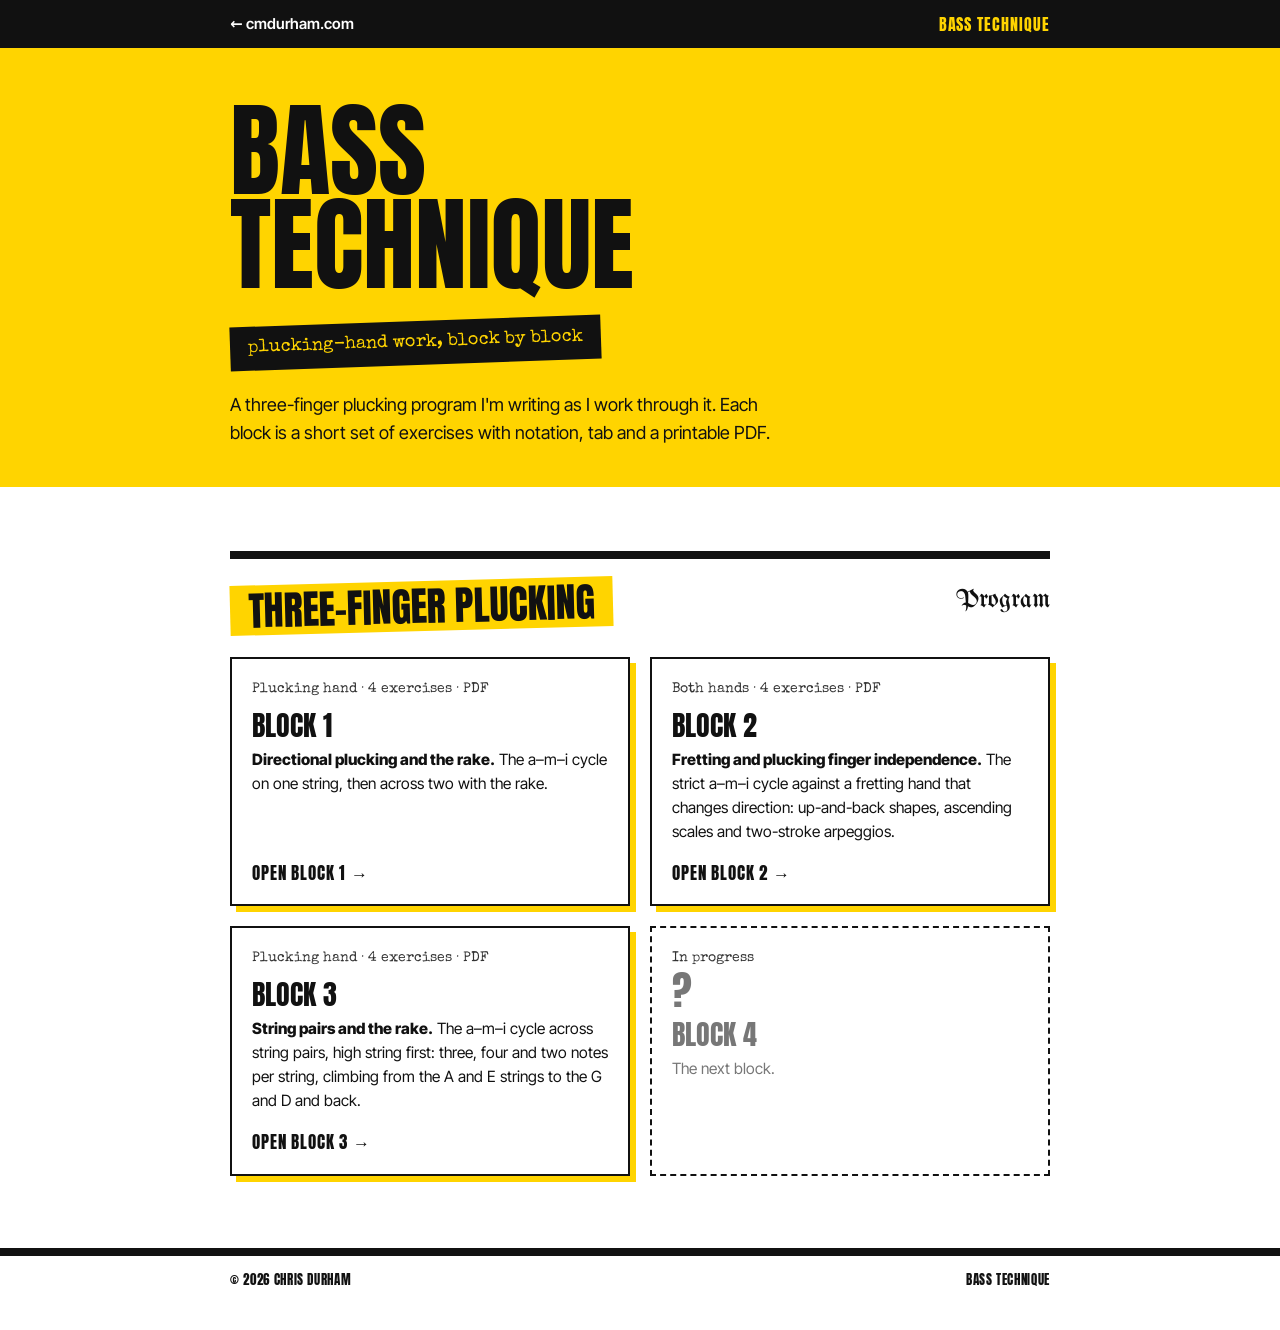
<file: index.html>
<!DOCTYPE html>
<html lang="en">
<head>
<meta charset="UTF-8">
<meta name="viewport" content="width=device-width, initial-scale=1.0">
<title>Bass Technique · cmdurham.com</title>
<meta name="description" content="Bass technique work by Chris Durham: a three-finger plucking program, block by block, with notation, tab and printable PDFs.">
<link rel="stylesheet" href="style.css">
<link rel="icon" href="data:image/svg+xml,<svg xmlns='http://www.w3.org/2000/svg' viewBox='0 0 100 100'><rect width='100' height='100' fill='%23FFD400'/><text x='50' y='70' font-size='56' text-anchor='middle' font-family='sans-serif' font-weight='bold' fill='%23111'>CD</text></svg>">
</head>
<body>
<header class="topbar"><div class="wrap">
<a class="home" href="/">&larr; cmdurham.com</a>
<a class="sect" href="">Bass Technique</a>
</div></header>
<section class="hero small"><div class="wrap">
<h1>Bass<br>Technique</h1>
<div class="tape">plucking-hand work, block by block</div>
<p class="lede">A three-finger plucking program I'm writing as I work through it. Each block is a short set of
exercises with notation, tab and a printable PDF.</p>
<div class="hero-end"></div></div></section>
<main class="wrap">
<section class="sec"><div class="sec-hd"><h2 class="label">Three-Finger Plucking</h2><div class="g">Program</div></div>
<div class="cards">
<a class="card live" href="three-finger-plucking/block-1/">
<div class="meta">Plucking hand &middot; 4 exercises &middot; PDF</div>
<h3>Block 1</h3>
<p><b>Directional plucking and the rake.</b> The a&ndash;m&ndash;i cycle on one string, then across two with the rake.</p>
<span class="cta">Open Block 1 &rarr;</span></a><a class="card live" href="three-finger-plucking/block-2/">
<div class="meta">Both hands &middot; 4 exercises &middot; PDF</div>
<h3>Block 2</h3>
<p><b>Fretting and plucking finger independence.</b> The strict a&ndash;m&ndash;i cycle against a fretting hand that changes direction: up-and-back shapes, ascending scales and two-stroke arpeggios.</p>
<span class="cta">Open Block 2 &rarr;</span></a><a class="card live" href="three-finger-plucking/block-3/">
<div class="meta">Plucking hand &middot; 4 exercises &middot; PDF</div>
<h3>Block 3</h3>
<p><b>String pairs and the rake.</b> The a&ndash;m&ndash;i cycle across string pairs, high string first: three, four and two notes per string, climbing from the A and E strings to the G and D and back.</p>
<span class="cta">Open Block 3 &rarr;</span></a><div class="card lab"><div class="meta">In progress</div><div class="q">?</div>
<h3>Block 4</h3><p>The next block.</p></div>
</div></section>
</main>
<footer class="site-foot"><div class="wrap"><span>&copy; 2026 Chris Durham</span><span>Bass Technique</span></div></footer>
</body>
</html>
</file>
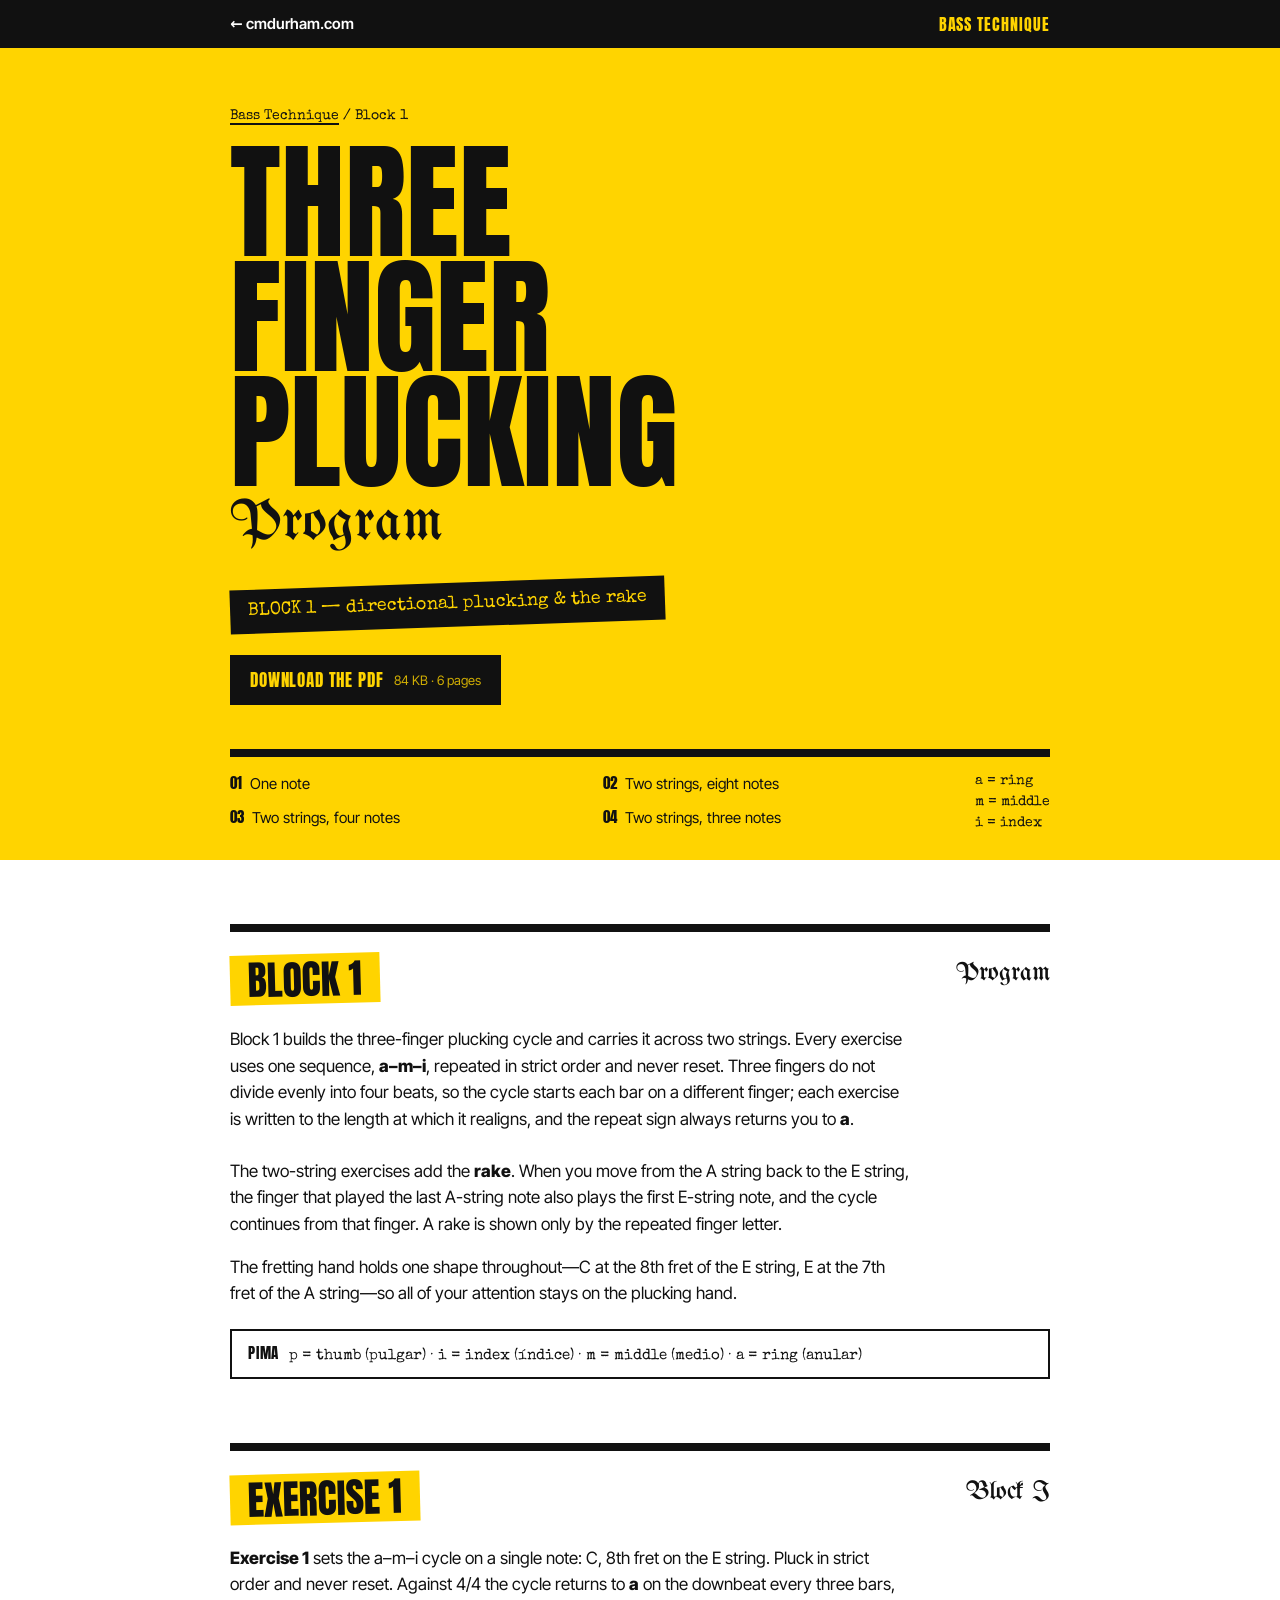
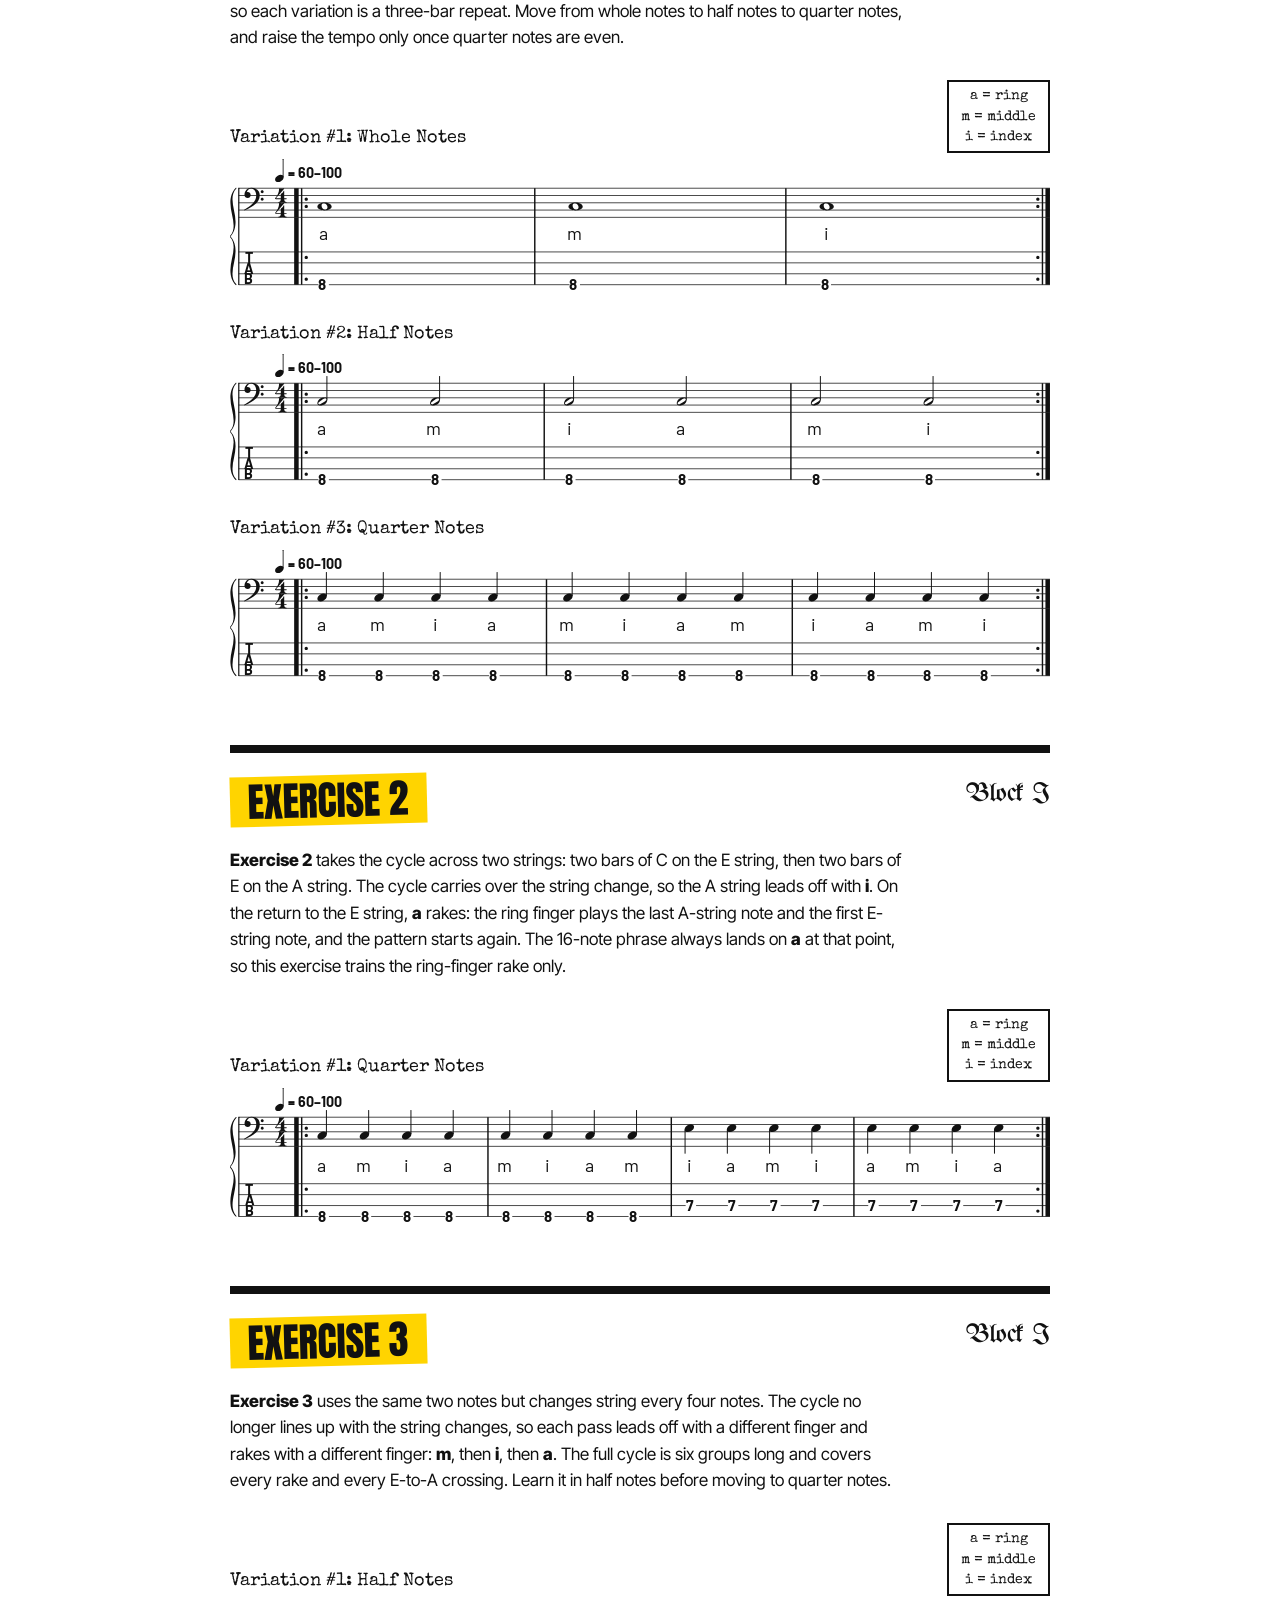
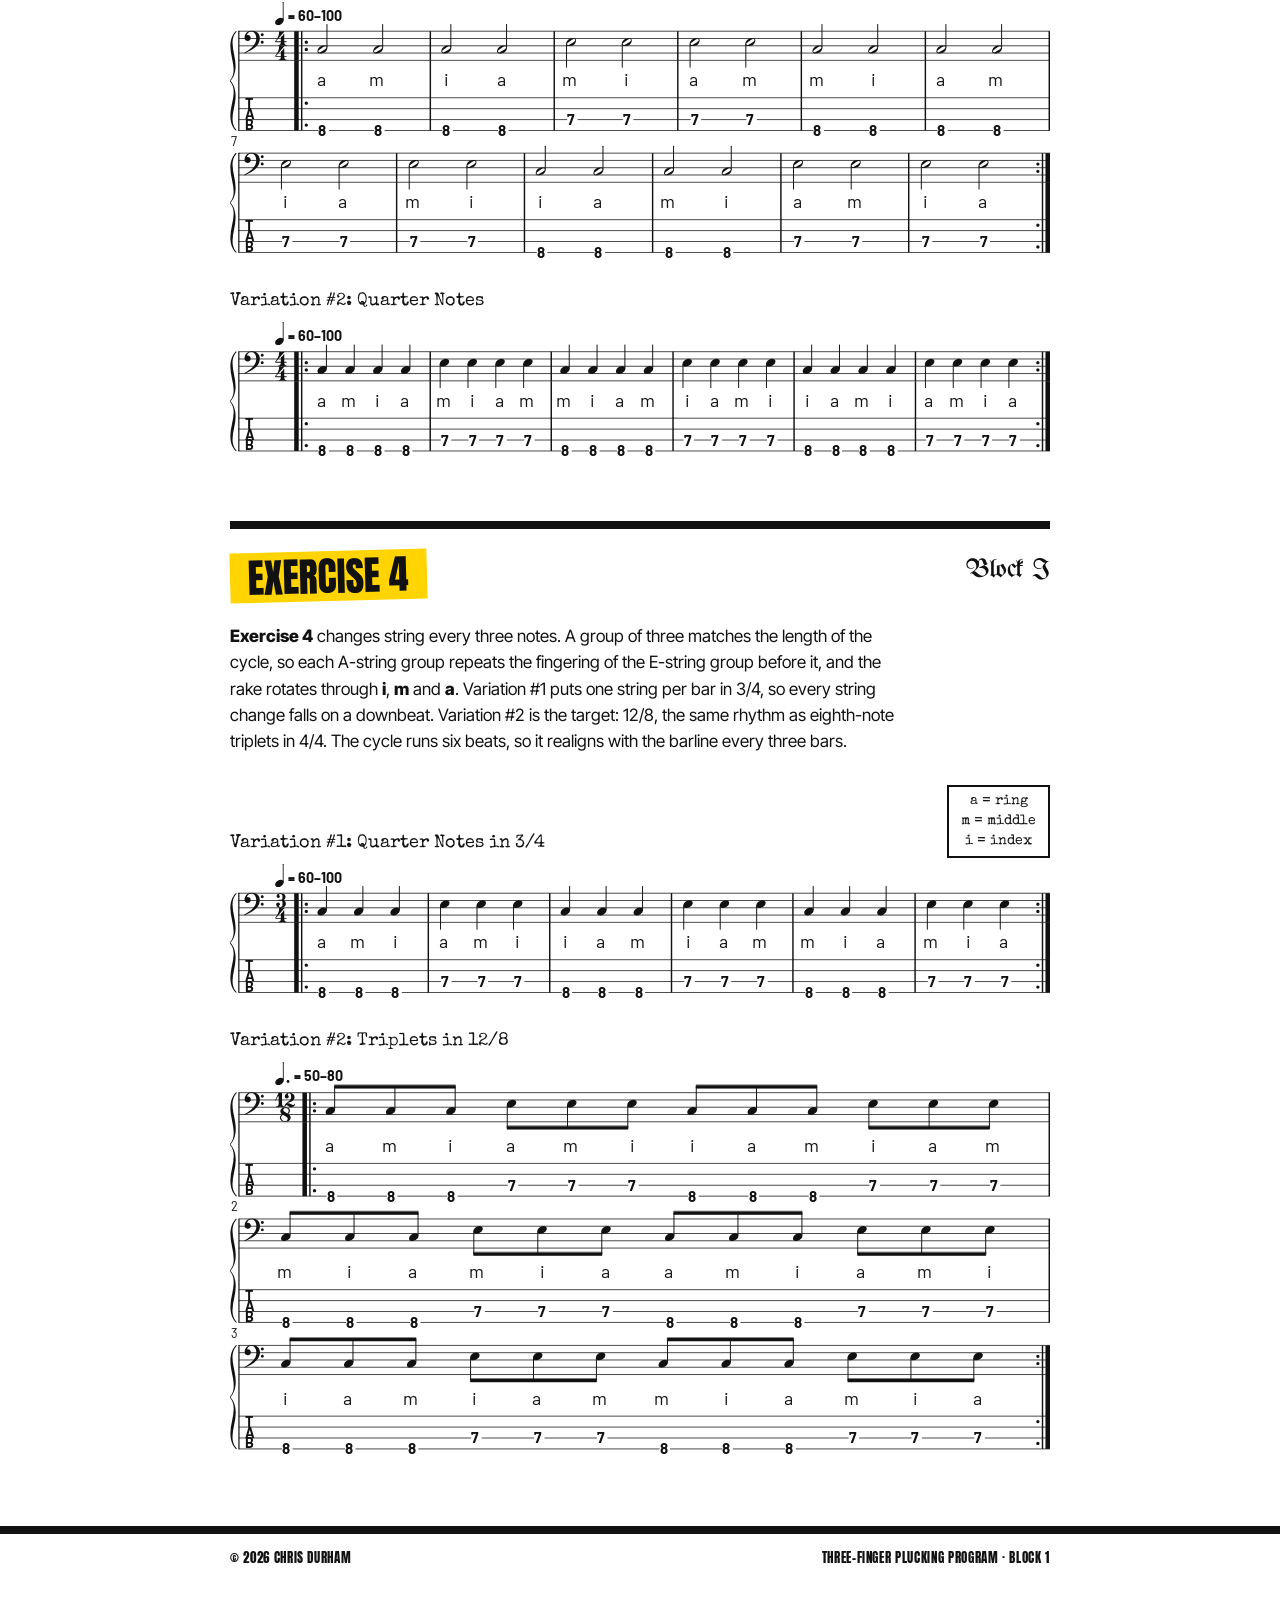
<file: three-finger-plucking/block-1/index.html>
<!DOCTYPE html>
<html lang="en">
<head>
<meta charset="UTF-8">
<meta name="viewport" content="width=device-width, initial-scale=1.0">
<title>Three-Finger Plucking Program — Block 1 · cmdurham.com</title>
<meta name="description" content="Block 1 of a three-finger plucking program for bass: directional plucking and the rake. Notation, tab and a printable PDF.">
<link rel="stylesheet" href="../../style.css">
<link rel="icon" href="data:image/svg+xml,<svg xmlns='http://www.w3.org/2000/svg' viewBox='0 0 100 100'><rect width='100' height='100' fill='%23FFD400'/><text x='50' y='70' font-size='56' text-anchor='middle' font-family='sans-serif' font-weight='bold' fill='%23111'>CD</text></svg>">
</head>
<body>
<header class="topbar"><div class="wrap">
<a class="home" href="/">&larr; cmdurham.com</a>
<a class="sect" href="../../">Bass Technique</a>
</div></header>
<section class="hero"><div class="wrap">
<p class="crumbs"><a href="../../">Bass Technique</a> / Block 1</p>
<h1>Three<br>Finger<br>Plucking</h1><div class="goth">Program</div>
<div class="tape">BLOCK 1 &mdash; directional plucking &amp; the rake</div><br>
<a class="dl" href="three-finger-plucking-block-1.pdf" download>Download the PDF <small>84 KB &middot; 6 pages</small></a>
<nav class="toc" aria-label="Exercises"><ol><li><a href="#ex1"><b>01</b>One note</a></li><li><a href="#ex2"><b>02</b>Two strings, eight notes</a></li><li><a href="#ex3"><b>03</b>Two strings, four notes</a></li><li><a href="#ex4"><b>04</b>Two strings, three notes</a></li></ol>
<div class="legend-inline">a = ring<br>m = middle<br>i = index</div></nav>
</div></section>
<main class="wrap">
<section class="sec" id="about"><div class="sec-hd"><h2 class="label">Block 1</h2><div class="g">Program</div></div>
<p class=intro>Block 1 builds the three-finger plucking cycle and carries it across two strings. Every exercise uses one sequence, <b>a&ndash;m&ndash;i</b>, repeated in strict order and never reset. Three fingers do not divide evenly into four beats, so the cycle starts each bar on a different finger; each exercise is written to the length at which it realigns, and the repeat sign always returns you to <b>a</b>.</p><p>The two-string exercises add the <b>rake</b>. When you move from the A string back to the E string, the finger that played the last A-string note also plays the first E-string note, and the cycle continues from that finger. A rake is shown only by the repeated finger letter.</p><p>The fretting hand holds one shape throughout&mdash;C at the 8th fret of the E string, E at the 7th fret of the A string&mdash;so all of your attention stays on the plucking hand.</p>
<div class="pima"><b>PIMA</b>p = thumb (pulgar) &middot; i = index (&iacute;ndice) &middot; m = middle (medio) &middot; a = ring (anular)</div></section>
<section class="sec" id="ex1"><div class="sec-hd"><h2 class="label">Exercise 1</h2><div class="g">Block I</div></div>
<p class="intro"><b>Exercise 1</b> sets the a&ndash;m&ndash;i cycle on a single note: C, 8th fret on the E string. Pluck in strict order and never reset. Against 4/4 the cycle returns to <b>a</b> on the downbeat every three bars, so each variation is a three-bar repeat. Move from whole notes to half notes to quarter notes, and raise the tempo only once quarter notes are even.</p><div class="var"><div class="var-hd"><h3>Variation #1: Whole Notes</h3><div class="legend">a = ring<br>m = middle<br>i = index</div></div>
<div class="score"><svg role="img" aria-label="Exercise 1, variation 1: Whole Notes, notation and tab" xmlns="http://www.w3.org/2000/svg" xmlns:xlink="http://www.w3.org/1999/xlink" version="1.2" viewBox="-1.1829 -0.0000 112.5979 18.0480">
<style type="text/css">
<![CDATA[
tspan { white-space: pre; }
]]>
</style>
<g transform="translate(0.0000, 8.0126)">
<line stroke-linejoin="round" stroke-linecap="round" stroke-width="0.1035" stroke="currentColor" x1="0.0517" y1="0" x2="111.3633" y2="0"/>
</g>
<g transform="translate(0.0000, 7.0126)">
<line stroke-linejoin="round" stroke-linecap="round" stroke-width="0.1035" stroke="currentColor" x1="0.0517" y1="0" x2="111.3633" y2="0"/>
</g>
<g transform="translate(0.0000, 6.0126)">
<line stroke-linejoin="round" stroke-linecap="round" stroke-width="0.1035" stroke="currentColor" x1="0.0517" y1="0" x2="111.3633" y2="0"/>
</g>
<g transform="translate(0.0000, 5.0126)">
<line stroke-linejoin="round" stroke-linecap="round" stroke-width="0.1035" stroke="currentColor" x1="0.0517" y1="0" x2="111.3633" y2="0"/>
</g>
<g transform="translate(0.0000, 4.0126)">
<line stroke-linejoin="round" stroke-linecap="round" stroke-width="0.1035" stroke="currentColor" x1="0.0517" y1="0" x2="111.3633" y2="0"/>
</g>
<g transform="translate(40.5683, 6.0126)">
<rect x="0.0000" y="-2.0000" width="0.1966" height="4.0517" ry="0.0000" fill="currentColor"/>
</g>
<g transform="translate(109.5269, 5.5126)">
<path transform="scale(0.0040, -0.0040)" d="M0 0c0 31 25 56 56 56s56 -25 56 -56s-25 -56 -56 -56s-56 25 -56 56z" fill="currentColor"/>
</g>
<g transform="translate(109.5269, 6.5126)">
<path transform="scale(0.0040, -0.0040)" d="M0 0c0 31 25 56 56 56s56 -25 56 -56s-25 -56 -56 -56s-56 25 -56 56z" fill="currentColor"/>
</g>
<g transform="translate(110.7943, 6.0126)">
<rect x="0.0000" y="-2.0000" width="0.6208" height="4.0517" ry="0.0000" fill="currentColor"/>
</g>
<g transform="translate(110.2873, 6.0126)">
<rect x="0.0000" y="-2.0000" width="0.1966" height="4.0517" ry="0.0000" fill="currentColor"/>
</g>
<g transform="translate(9.0588, 13.5126)">
<path transform="scale(0.0040, -0.0040)" d="M0 0c0 31 25 56 56 56s56 -25 56 -56s-25 -56 -56 -56s-56 25 -56 56z" fill="currentColor"/>
</g>
<g transform="translate(9.0588, 16.5126)">
<path transform="scale(0.0040, -0.0040)" d="M0 0c0 31 25 56 56 56s56 -25 56 -56s-25 -56 -56 -56s-56 25 -56 56z" fill="currentColor"/>
</g>
<g transform="translate(8.5518, 15.0126)">
<rect x="0.0000" y="-2.3017" width="0.1966" height="4.5517" ry="0.0000" fill="currentColor"/>
</g>
<g transform="translate(7.6207, 15.0126)">
<rect x="0.0000" y="-2.3017" width="0.6208" height="4.5517" ry="0.0000" fill="currentColor"/>
</g>
<g transform="translate(75.0476, 6.0126)">
<rect x="0.0000" y="-2.0000" width="0.1966" height="4.0517" ry="0.0000" fill="currentColor"/>
</g>
<g transform="translate(75.0476, 15.0126)">
<rect x="0.0000" y="-2.3017" width="0.1966" height="4.5517" ry="0.0000" fill="currentColor"/>
</g>
<g transform="translate(109.5269, 13.5126)">
<path transform="scale(0.0040, -0.0040)" d="M0 0c0 31 25 56 56 56s56 -25 56 -56s-25 -56 -56 -56s-56 25 -56 56z" fill="currentColor"/>
</g>
<g transform="translate(109.5269, 16.5126)">
<path transform="scale(0.0040, -0.0040)" d="M0 0c0 31 25 56 56 56s56 -25 56 -56s-25 -56 -56 -56s-56 25 -56 56z" fill="currentColor"/>
</g>
<g transform="translate(110.7943, 15.0126)">
<rect x="0.0000" y="-2.3017" width="0.6208" height="4.5517" ry="0.0000" fill="currentColor"/>
</g>
<g transform="translate(110.2873, 15.0126)">
<rect x="0.0000" y="-2.3017" width="0.1966" height="4.5517" ry="0.0000" fill="currentColor"/>
</g>
<g transform="translate(40.5683, 15.0126)">
<rect x="0.0000" y="-2.3017" width="0.1966" height="4.5517" ry="0.0000" fill="currentColor"/>
</g>
<g transform="translate(9.0588, 5.5126)">
<path transform="scale(0.0040, -0.0040)" d="M0 0c0 31 25 56 56 56s56 -25 56 -56s-25 -56 -56 -56s-56 25 -56 56z" fill="currentColor"/>
</g>
<g transform="translate(9.0588, 6.5126)">
<path transform="scale(0.0040, -0.0040)" d="M0 0c0 31 25 56 56 56s56 -25 56 -56s-25 -56 -56 -56s-56 25 -56 56z" fill="currentColor"/>
</g>
<g transform="translate(8.5518, 6.0126)">
<rect x="0.0000" y="-2.0000" width="0.1966" height="4.0517" ry="0.0000" fill="currentColor"/>
</g>
<g transform="translate(7.6207, 6.0126)">
<rect x="0.0000" y="-2.0000" width="0.6208" height="4.0517" ry="0.0000" fill="currentColor"/>
</g>
<g transform="translate(75.0476, -0.0000)">
<rect x="0.0000" y="8.0644" width="0.1966" height="4.6983" ry="0.0000" fill="currentColor"/>
</g>
<g transform="translate(110.7943, -0.0000)">
<rect x="0.0000" y="8.0644" width="0.6208" height="4.6983" ry="0.0000" fill="currentColor"/>
</g>
<g transform="translate(110.2873, -0.0000)">
<rect x="0.0000" y="8.0644" width="0.1966" height="4.6983" ry="0.0000" fill="currentColor"/>
</g>
<g transform="translate(40.5683, -0.0000)">
<rect x="0.0000" y="8.0644" width="0.1966" height="4.6983" ry="0.0000" fill="currentColor"/>
</g>
<g transform="translate(8.5518, -0.0000)">
<rect x="0.0000" y="8.0644" width="0.1966" height="4.6983" ry="0.0000" fill="currentColor"/>
</g>
<g transform="translate(7.6207, -0.0000)">
<rect x="0.0000" y="8.0644" width="0.6208" height="4.6983" ry="0.0000" fill="currentColor"/>
</g>
<g transform="translate(0.0000, 17.2626)">
<line stroke-linejoin="round" stroke-linecap="round" stroke-width="0.1035" stroke="currentColor" x1="0.0517" y1="0" x2="111.3633" y2="0"/>
</g>
<g transform="translate(0.0000, 15.7626)">
<line stroke-linejoin="round" stroke-linecap="round" stroke-width="0.1035" stroke="currentColor" x1="0.0517" y1="0" x2="111.3633" y2="0"/>
</g>
<g transform="translate(0.0000, 14.2626)">
<line stroke-linejoin="round" stroke-linecap="round" stroke-width="0.1035" stroke="currentColor" x1="0.0517" y1="0" x2="111.3633" y2="0"/>
</g>
<g transform="translate(0.0000, 12.7626)">
<line stroke-linejoin="round" stroke-linecap="round" stroke-width="0.1035" stroke="currentColor" x1="0.0517" y1="0" x2="111.3633" y2="0"/>
</g>
<g color="rgba(100.0000%, 100.0000%, 100.0000%, 100.0000%)">
<g transform="translate(79.7675, 17.2626)">
<rect x="0.1438" y="-0.7853" width="1.4376" height="1.5707" ry="0.0000" fill="currentColor"/>
</g>
</g>
<g transform="translate(79.9112, 18.0186)">
<text font-family="Barlow" font-weight="bold" font-size="2.0766" text-anchor="start" fill="currentColor">
<tspan>8</tspan>
</text>
</g>
<g transform="translate(80.4070, 11.1760)">
<text font-family="Barlow" font-size="2.4691" text-anchor="start" fill="currentColor">
<tspan>i</tspan>
</text>
</g>
<g transform="translate(79.7675, 6.5126)">
<path transform="scale(0.0040, -0.0040)" d="M213 112c-50 0 -69 -43 -69 -88c0 -77 57 -136 134 -136c50 0 69 43 69 88c0 77 -57 136 -134 136zM491 0c0 -43 -34 -75 -72 -96c-53 -29 -114 -40 -174 -40s-120 11 -173 40c-38 21 -72 53 -72 96s34 75 72 96c53 29 113 40 173 40s121 -11 174 -40
c38 -21 72 -53 72 -96z" fill="currentColor"/>
</g>
<g color="rgba(100.0000%, 100.0000%, 100.0000%, 100.0000%)">
<g transform="translate(10.8088, 17.2626)">
<rect x="0.1438" y="-0.7853" width="1.4376" height="1.5707" ry="0.0000" fill="currentColor"/>
</g>
</g>
<g transform="translate(10.9526, 18.0186)">
<text font-family="Barlow" font-weight="bold" font-size="2.0766" text-anchor="start" fill="currentColor">
<tspan>8</tspan>
</text>
</g>
<g transform="translate(5.0034, 2.6727)">
<rect x="1.0449" y="-2.6727" width="0.1158" height="2.5129" ry="0.0193" fill="currentColor"/>
</g>
<g transform="translate(5.0034, 2.6727)">
<path transform="scale(0.0036, -0.0036)" d="M215 137c57 0 111 -29 111 -92c0 -71 -54 -120 -101 -148c-35 -21 -74 -34 -114 -34c-57 0 -111 29 -111 92c0 71 54 120 101 148c35 21 74 34 114 34z" fill="currentColor"/>
</g>
<g transform="translate(6.7641, 2.6727)">
<text font-family="Barlow" font-weight="bold" font-size="1.9602" text-anchor="start" fill="currentColor">
<tspan>= 60–100</tspan>
</text>
</g>
<g transform="translate(0.8899, 14.2981)">
<text font-family="Barlow" font-weight="bold" font-size="1.9602" text-anchor="start" fill="currentColor">
<tspan>T</tspan>
</text>
</g>
<g transform="translate(0.8000, 15.7271)">
<text font-family="Barlow" font-weight="bold" font-size="1.9602" text-anchor="start" fill="currentColor">
<tspan>A</tspan>
</text>
</g>
<g transform="translate(0.8000, 17.1562)">
<text font-family="Barlow" font-weight="bold" font-size="1.9602" text-anchor="start" fill="currentColor">
<tspan>B</tspan>
</text>
</g>
<g transform="translate(11.0350, 11.1760)">
<text font-family="Barlow" font-size="2.4691" text-anchor="start" fill="currentColor">
<tspan>a</tspan>
</text>
</g>
<g transform="translate(5.0034, 6.0126)">
<path transform="scale(0.0040, -0.0040)" d="M204 307c22 14 44 29 60 50c11 15 19 33 27 50c2 4 5 6 9 6c6 0 13 -5 13 -14v-245h72c10 0 15 -7 15 -14s-5 -15 -15 -15h-72v-8c0 -48 27 -94 72 -94c8 0 12 -5 12 -11s-4 -12 -12 -12c-44 0 -87 13 -131 13s-87 -13 -131 -13c-8 0 -12 6 -12 12s4 11 12 11
c45 0 73 46 73 94v8h-167c-23 0 -31 14 -31 23c0 3 1 5 2 6c80 93 138 207 138 330c0 9 6 16 13 16h3c23 -7 47 -13 71 -13s48 6 71 13c2 1 3 1 5 1c11 0 18 -10 12 -17l-284 -330h167v131c0 8 1 17 8 22z" fill="currentColor"/>
</g>
<g transform="translate(5.0034, 8.0166)">
<path transform="scale(0.0040, -0.0040)" d="M204 307c22 14 44 29 60 50c11 15 19 33 27 50c2 4 5 6 9 6c6 0 13 -5 13 -14v-245h72c10 0 15 -7 15 -14s-5 -15 -15 -15h-72v-8c0 -48 27 -94 72 -94c8 0 12 -5 12 -11s-4 -12 -12 -12c-44 0 -87 13 -131 13s-87 -13 -131 -13c-8 0 -12 6 -12 12s4 11 12 11
c45 0 73 46 73 94v8h-167c-23 0 -31 14 -31 23c0 3 1 5 2 6c80 93 138 207 138 330c0 9 6 16 13 16h3c23 -7 47 -13 71 -13s48 6 71 13c2 1 3 1 5 1c11 0 18 -10 12 -17l-284 -330h167v131c0 8 1 17 8 22z" fill="currentColor"/>
</g>
<g transform="translate(0.8000, 5.0126)">
<path transform="scale(0.0040, -0.0040)" d="M557 -125c0 28 23 51 51 51s51 -23 51 -51s-23 -51 -51 -51s-51 23 -51 51zM557 125c0 28 23 51 51 51s51 -23 51 -51s-23 -51 -51 -51s-51 23 -51 51zM232 263c172 0 293 -88 293 -251c0 -263 -263 -414 -516 -521c-3 -3 -6 -4 -9 -4c-7 0 -13 6 -13 13c0 3 1 6 4 9
c202 118 412 265 412 493c0 120 -63 235 -171 235c-74 0 -129 -54 -154 -126c11 5 22 8 34 8c55 0 100 -45 100 -100c0 -58 -44 -106 -100 -106c-60 0 -112 47 -112 106c0 133 102 244 232 244z" fill="currentColor"/>
</g>
<g transform="translate(10.8088, 6.5126)">
<path transform="scale(0.0040, -0.0040)" d="M213 112c-50 0 -69 -43 -69 -88c0 -77 57 -136 134 -136c50 0 69 43 69 88c0 77 -57 136 -134 136zM491 0c0 -43 -34 -75 -72 -96c-53 -29 -114 -40 -174 -40s-120 11 -173 40c-38 21 -72 53 -72 96s34 75 72 96c53 29 113 40 173 40s121 -11 174 -40
c38 -21 72 -53 72 -96z" fill="currentColor"/>
</g>
<g transform="translate(-0.0655, 10.6376)">
<rect x="0.0000" y="-6.6767" width="0.1655" height="13.3535" ry="0.0517" fill="currentColor"/>
</g>
<g transform="translate(-0.3655, 10.6376)">
<path transform="scale(0.0040, -0.0040)" d="M-192 -1161c0 270 111 537 111 792c0 135 -33 261 -132 360c-3 3 -3 6 -3 9s0 6 3 9c99 99 132 225 132 360c0 255 -111 522 -111 792c0 189 48 372 180 507c3 3 9 3 12 3c9 0 15 -6 15 -15c0 -3 0 -9 -3 -12c-99 -102 -132 -225 -132 -363c0 -252 105 -510 105 -777
c0 -189 -45 -369 -174 -504c129 -135 174 -315 174 -504c0 -267 -105 -525 -105 -777c0 -138 33 -261 132 -363c3 -3 3 -9 3 -12c0 -9 -6 -15 -15 -15c-3 0 -9 0 -12 3c-132 135 -180 318 -180 507z" fill="currentColor"/>
</g>
<g transform="translate(45.0651, 11.1760)">
<text font-family="Barlow" font-size="2.4691" text-anchor="start" fill="currentColor">
<tspan>m</tspan>
</text>
</g>
<g color="rgba(100.0000%, 100.0000%, 100.0000%, 100.0000%)">
<g transform="translate(45.2881, 17.2626)">
<rect x="0.1438" y="-0.7853" width="1.4376" height="1.5707" ry="0.0000" fill="currentColor"/>
</g>
</g>
<g transform="translate(45.4319, 18.0186)">
<text font-family="Barlow" font-weight="bold" font-size="2.0766" text-anchor="start" fill="currentColor">
<tspan>8</tspan>
</text>
</g>
<g transform="translate(45.2881, 6.5126)">
<path transform="scale(0.0040, -0.0040)" d="M213 112c-50 0 -69 -43 -69 -88c0 -77 57 -136 134 -136c50 0 69 43 69 88c0 77 -57 136 -134 136zM491 0c0 -43 -34 -75 -72 -96c-53 -29 -114 -40 -174 -40s-120 11 -173 40c-38 21 -72 53 -72 96s34 75 72 96c53 29 113 40 173 40s121 -11 174 -40
c38 -21 72 -53 72 -96z" fill="currentColor"/>
</g>
</svg>
</div>
<p class="score-hint">Scroll sideways for the full line, or use the PDF.</p></div><div class="var"><div class="var-hd"><h3>Variation #2: Half Notes</h3></div>
<div class="score"><svg role="img" aria-label="Exercise 1, variation 2: Half Notes, notation and tab" xmlns="http://www.w3.org/2000/svg" xmlns:xlink="http://www.w3.org/1999/xlink" version="1.2" viewBox="-1.1829 -0.0000 112.5979 18.0480">
<style type="text/css">
<![CDATA[
tspan { white-space: pre; }
]]>
</style>
<g transform="translate(0.0000, 8.0126)">
<line stroke-linejoin="round" stroke-linecap="round" stroke-width="0.1035" stroke="currentColor" x1="0.0517" y1="0" x2="111.3633" y2="0"/>
</g>
<g transform="translate(0.0000, 7.0126)">
<line stroke-linejoin="round" stroke-linecap="round" stroke-width="0.1035" stroke="currentColor" x1="0.0517" y1="0" x2="111.3633" y2="0"/>
</g>
<g transform="translate(0.0000, 6.0126)">
<line stroke-linejoin="round" stroke-linecap="round" stroke-width="0.1035" stroke="currentColor" x1="0.0517" y1="0" x2="111.3633" y2="0"/>
</g>
<g transform="translate(0.0000, 5.0126)">
<line stroke-linejoin="round" stroke-linecap="round" stroke-width="0.1035" stroke="currentColor" x1="0.0517" y1="0" x2="111.3633" y2="0"/>
</g>
<g transform="translate(0.0000, 4.0126)">
<line stroke-linejoin="round" stroke-linecap="round" stroke-width="0.1035" stroke="currentColor" x1="0.0517" y1="0" x2="111.3633" y2="0"/>
</g>
<g transform="translate(41.8649, 15.0126)">
<rect x="0.0000" y="-2.3017" width="0.1966" height="4.5517" ry="0.0000" fill="currentColor"/>
</g>
<g transform="translate(75.7409, 6.0126)">
<rect x="0.0000" y="-2.0000" width="0.1966" height="4.0517" ry="0.0000" fill="currentColor"/>
</g>
<g transform="translate(109.5269, 5.5126)">
<path transform="scale(0.0040, -0.0040)" d="M0 0c0 31 25 56 56 56s56 -25 56 -56s-25 -56 -56 -56s-56 25 -56 56z" fill="currentColor"/>
</g>
<g transform="translate(109.5269, 6.5126)">
<path transform="scale(0.0040, -0.0040)" d="M0 0c0 31 25 56 56 56s56 -25 56 -56s-25 -56 -56 -56s-56 25 -56 56z" fill="currentColor"/>
</g>
<g transform="translate(110.7943, 6.0126)">
<rect x="0.0000" y="-2.0000" width="0.6208" height="4.0517" ry="0.0000" fill="currentColor"/>
</g>
<g transform="translate(110.2873, 6.0126)">
<rect x="0.0000" y="-2.0000" width="0.1966" height="4.0517" ry="0.0000" fill="currentColor"/>
</g>
<g transform="translate(41.8649, 6.0126)">
<rect x="0.0000" y="-2.0000" width="0.1966" height="4.0517" ry="0.0000" fill="currentColor"/>
</g>
<g transform="translate(75.7409, 15.0126)">
<rect x="0.0000" y="-2.3017" width="0.1966" height="4.5517" ry="0.0000" fill="currentColor"/>
</g>
<g transform="translate(109.5269, 13.5126)">
<path transform="scale(0.0040, -0.0040)" d="M0 0c0 31 25 56 56 56s56 -25 56 -56s-25 -56 -56 -56s-56 25 -56 56z" fill="currentColor"/>
</g>
<g transform="translate(109.5269, 16.5126)">
<path transform="scale(0.0040, -0.0040)" d="M0 0c0 31 25 56 56 56s56 -25 56 -56s-25 -56 -56 -56s-56 25 -56 56z" fill="currentColor"/>
</g>
<g transform="translate(110.7943, 15.0126)">
<rect x="0.0000" y="-2.3017" width="0.6208" height="4.5517" ry="0.0000" fill="currentColor"/>
</g>
<g transform="translate(110.2873, 15.0126)">
<rect x="0.0000" y="-2.3017" width="0.1966" height="4.5517" ry="0.0000" fill="currentColor"/>
</g>
<g transform="translate(9.0588, 13.5126)">
<path transform="scale(0.0040, -0.0040)" d="M0 0c0 31 25 56 56 56s56 -25 56 -56s-25 -56 -56 -56s-56 25 -56 56z" fill="currentColor"/>
</g>
<g transform="translate(9.0588, 16.5126)">
<path transform="scale(0.0040, -0.0040)" d="M0 0c0 31 25 56 56 56s56 -25 56 -56s-25 -56 -56 -56s-56 25 -56 56z" fill="currentColor"/>
</g>
<g transform="translate(8.5518, 15.0126)">
<rect x="0.0000" y="-2.3017" width="0.1966" height="4.5517" ry="0.0000" fill="currentColor"/>
</g>
<g transform="translate(7.6207, 15.0126)">
<rect x="0.0000" y="-2.3017" width="0.6208" height="4.5517" ry="0.0000" fill="currentColor"/>
</g>
<g transform="translate(8.5518, -0.0000)">
<rect x="0.0000" y="8.0644" width="0.1966" height="4.6983" ry="0.0000" fill="currentColor"/>
</g>
<g transform="translate(7.6207, -0.0000)">
<rect x="0.0000" y="8.0644" width="0.6208" height="4.6983" ry="0.0000" fill="currentColor"/>
</g>
<g transform="translate(110.7943, -0.0000)">
<rect x="0.0000" y="8.0644" width="0.6208" height="4.6983" ry="0.0000" fill="currentColor"/>
</g>
<g transform="translate(110.2873, -0.0000)">
<rect x="0.0000" y="8.0644" width="0.1966" height="4.6983" ry="0.0000" fill="currentColor"/>
</g>
<g transform="translate(9.0588, 5.5126)">
<path transform="scale(0.0040, -0.0040)" d="M0 0c0 31 25 56 56 56s56 -25 56 -56s-25 -56 -56 -56s-56 25 -56 56z" fill="currentColor"/>
</g>
<g transform="translate(9.0588, 6.5126)">
<path transform="scale(0.0040, -0.0040)" d="M0 0c0 31 25 56 56 56s56 -25 56 -56s-25 -56 -56 -56s-56 25 -56 56z" fill="currentColor"/>
</g>
<g transform="translate(8.5518, 6.0126)">
<rect x="0.0000" y="-2.0000" width="0.1966" height="4.0517" ry="0.0000" fill="currentColor"/>
</g>
<g transform="translate(7.6207, 6.0126)">
<rect x="0.0000" y="-2.0000" width="0.6208" height="4.0517" ry="0.0000" fill="currentColor"/>
</g>
<g transform="translate(41.8649, -0.0000)">
<rect x="0.0000" y="8.0644" width="0.1966" height="4.6983" ry="0.0000" fill="currentColor"/>
</g>
<g transform="translate(0.0000, 17.2626)">
<line stroke-linejoin="round" stroke-linecap="round" stroke-width="0.1035" stroke="currentColor" x1="0.0517" y1="0" x2="111.3633" y2="0"/>
</g>
<g transform="translate(0.0000, 15.7626)">
<line stroke-linejoin="round" stroke-linecap="round" stroke-width="0.1035" stroke="currentColor" x1="0.0517" y1="0" x2="111.3633" y2="0"/>
</g>
<g transform="translate(0.0000, 14.2626)">
<line stroke-linejoin="round" stroke-linecap="round" stroke-width="0.1035" stroke="currentColor" x1="0.0517" y1="0" x2="111.3633" y2="0"/>
</g>
<g transform="translate(0.0000, 12.7626)">
<line stroke-linejoin="round" stroke-linecap="round" stroke-width="0.1035" stroke="currentColor" x1="0.0517" y1="0" x2="111.3633" y2="0"/>
</g>
<g transform="translate(75.7409, -0.0000)">
<rect x="0.0000" y="8.0644" width="0.1966" height="4.6983" ry="0.0000" fill="currentColor"/>
</g>
<g transform="translate(78.0608, 11.1760)">
<text font-family="Barlow" font-size="2.4691" text-anchor="start" fill="currentColor">
<tspan>m</tspan>
</text>
</g>
<g color="rgba(100.0000%, 100.0000%, 100.0000%, 100.0000%)">
<g transform="translate(78.5761, 17.2626)">
<rect x="0.1438" y="-0.7853" width="1.4376" height="1.5707" ry="0.0000" fill="currentColor"/>
</g>
</g>
<g transform="translate(78.7198, 18.0186)">
<text font-family="Barlow" font-weight="bold" font-size="2.0766" text-anchor="start" fill="currentColor">
<tspan>8</tspan>
</text>
</g>
<g transform="translate(79.8862, 6.0126)">
<rect x="-0.0672" y="-3.0000" width="0.1345" height="3.2410" ry="0.0421" fill="currentColor"/>
</g>
<g transform="translate(60.1602, 6.5126)">
<path transform="scale(0.0040, -0.0040)" d="M314 65c0 24 -21 41 -42 41c-4 0 -8 0 -12 -1c-31 -9 -78 -40 -115 -64s-84 -53 -104 -78c-7 -8 -10 -18 -10 -28c0 -24 21 -41 42 -41c4 0 8 0 12 1c31 9 77 40 114 64s84 53 104 78c7 8 11 18 11 28zM262 136c46 0 82 -21 82 -71c0 -19 -4 -39 -10 -57
c-12 -37 -32 -72 -64 -94c-53 -36 -113 -50 -187 -50c-46 0 -83 21 -83 71c0 19 5 39 11 57c12 37 31 72 63 94c53 36 114 50 188 50z" fill="currentColor"/>
</g>
<g transform="translate(60.0942, 11.1760)">
<text font-family="Barlow" font-size="2.4691" text-anchor="start" fill="currentColor">
<tspan>a</tspan>
</text>
</g>
<g color="rgba(100.0000%, 100.0000%, 100.0000%, 100.0000%)">
<g transform="translate(60.1602, 17.2626)">
<rect x="0.1438" y="-0.7853" width="1.4376" height="1.5707" ry="0.0000" fill="currentColor"/>
</g>
</g>
<g transform="translate(60.3040, 18.0186)">
<text font-family="Barlow" font-weight="bold" font-size="2.0766" text-anchor="start" fill="currentColor">
<tspan>8</tspan>
</text>
</g>
<g transform="translate(61.4704, 6.0126)">
<rect x="-0.0672" y="-3.0000" width="0.1345" height="3.2410" ry="0.0421" fill="currentColor"/>
</g>
<g transform="translate(78.5761, 6.5126)">
<path transform="scale(0.0040, -0.0040)" d="M314 65c0 24 -21 41 -42 41c-4 0 -8 0 -12 -1c-31 -9 -78 -40 -115 -64s-84 -53 -104 -78c-7 -8 -10 -18 -10 -28c0 -24 21 -41 42 -41c4 0 8 0 12 1c31 9 77 40 114 64s84 53 104 78c7 8 11 18 11 28zM262 136c46 0 82 -21 82 -71c0 -19 -4 -39 -10 -57
c-12 -37 -32 -72 -64 -94c-53 -36 -113 -50 -187 -50c-46 0 -83 21 -83 71c0 19 5 39 11 57c12 37 31 72 63 94c53 36 114 50 188 50z" fill="currentColor"/>
</g>
<g transform="translate(94.0515, 6.5126)">
<path transform="scale(0.0040, -0.0040)" d="M314 65c0 24 -21 41 -42 41c-4 0 -8 0 -12 -1c-31 -9 -78 -40 -115 -64s-84 -53 -104 -78c-7 -8 -10 -18 -10 -28c0 -24 21 -41 42 -41c4 0 8 0 12 1c31 9 77 40 114 64s84 53 104 78c7 8 11 18 11 28zM262 136c46 0 82 -21 82 -71c0 -19 -4 -39 -10 -57
c-12 -37 -32 -72 -64 -94c-53 -36 -113 -50 -187 -50c-46 0 -83 21 -83 71c0 19 5 39 11 57c12 37 31 72 63 94c53 36 114 50 188 50z" fill="currentColor"/>
</g>
<g transform="translate(94.3988, 11.1760)">
<text font-family="Barlow" font-size="2.4691" text-anchor="start" fill="currentColor">
<tspan>i</tspan>
</text>
</g>
<g color="rgba(100.0000%, 100.0000%, 100.0000%, 100.0000%)">
<g transform="translate(94.0515, 17.2626)">
<rect x="0.1438" y="-0.7853" width="1.4376" height="1.5707" ry="0.0000" fill="currentColor"/>
</g>
</g>
<g transform="translate(94.1953, 18.0186)">
<text font-family="Barlow" font-weight="bold" font-size="2.0766" text-anchor="start" fill="currentColor">
<tspan>8</tspan>
</text>
</g>
<g transform="translate(95.3616, 6.0126)">
<rect x="-0.0672" y="-3.0000" width="0.1345" height="3.2410" ry="0.0421" fill="currentColor"/>
</g>
<g transform="translate(26.2842, 6.5126)">
<path transform="scale(0.0040, -0.0040)" d="M314 65c0 24 -21 41 -42 41c-4 0 -8 0 -12 -1c-31 -9 -78 -40 -115 -64s-84 -53 -104 -78c-7 -8 -10 -18 -10 -28c0 -24 21 -41 42 -41c4 0 8 0 12 1c31 9 77 40 114 64s84 53 104 78c7 8 11 18 11 28zM262 136c46 0 82 -21 82 -71c0 -19 -4 -39 -10 -57
c-12 -37 -32 -72 -64 -94c-53 -36 -113 -50 -187 -50c-46 0 -83 21 -83 71c0 19 5 39 11 57c12 37 31 72 63 94c53 36 114 50 188 50z" fill="currentColor"/>
</g>
<g transform="translate(0.8000, 5.0126)">
<path transform="scale(0.0040, -0.0040)" d="M557 -125c0 28 23 51 51 51s51 -23 51 -51s-23 -51 -51 -51s-51 23 -51 51zM557 125c0 28 23 51 51 51s51 -23 51 -51s-23 -51 -51 -51s-51 23 -51 51zM232 263c172 0 293 -88 293 -251c0 -263 -263 -414 -516 -521c-3 -3 -6 -4 -9 -4c-7 0 -13 6 -13 13c0 3 1 6 4 9
c202 118 412 265 412 493c0 120 -63 235 -171 235c-74 0 -129 -54 -154 -126c11 5 22 8 34 8c55 0 100 -45 100 -100c0 -58 -44 -106 -100 -106c-60 0 -112 47 -112 106c0 133 102 244 232 244z" fill="currentColor"/>
</g>
<g transform="translate(-0.3655, 10.6376)">
<path transform="scale(0.0040, -0.0040)" d="M-192 -1161c0 270 111 537 111 792c0 135 -33 261 -132 360c-3 3 -3 6 -3 9s0 6 3 9c99 99 132 225 132 360c0 255 -111 522 -111 792c0 189 48 372 180 507c3 3 9 3 12 3c9 0 15 -6 15 -15c0 -3 0 -9 -3 -12c-99 -102 -132 -225 -132 -363c0 -252 105 -510 105 -777
c0 -189 -45 -369 -174 -504c129 -135 174 -315 174 -504c0 -267 -105 -525 -105 -777c0 -138 33 -261 132 -363c3 -3 3 -9 3 -12c0 -9 -6 -15 -15 -15c-3 0 -9 0 -12 3c-132 135 -180 318 -180 507z" fill="currentColor"/>
</g>
<g transform="translate(-0.0655, 10.6376)">
<rect x="0.0000" y="-6.6767" width="0.1655" height="13.3535" ry="0.0517" fill="currentColor"/>
</g>
<g transform="translate(10.8088, 6.5126)">
<path transform="scale(0.0040, -0.0040)" d="M314 65c0 24 -21 41 -42 41c-4 0 -8 0 -12 -1c-31 -9 -78 -40 -115 -64s-84 -53 -104 -78c-7 -8 -10 -18 -10 -28c0 -24 21 -41 42 -41c4 0 8 0 12 1c31 9 77 40 114 64s84 53 104 78c7 8 11 18 11 28zM262 136c46 0 82 -21 82 -71c0 -19 -4 -39 -10 -57
c-12 -37 -32 -72 -64 -94c-53 -36 -113 -50 -187 -50c-46 0 -83 21 -83 71c0 19 5 39 11 57c12 37 31 72 63 94c53 36 114 50 188 50z" fill="currentColor"/>
</g>
<g transform="translate(5.0034, 6.0126)">
<path transform="scale(0.0040, -0.0040)" d="M204 307c22 14 44 29 60 50c11 15 19 33 27 50c2 4 5 6 9 6c6 0 13 -5 13 -14v-245h72c10 0 15 -7 15 -14s-5 -15 -15 -15h-72v-8c0 -48 27 -94 72 -94c8 0 12 -5 12 -11s-4 -12 -12 -12c-44 0 -87 13 -131 13s-87 -13 -131 -13c-8 0 -12 6 -12 12s4 11 12 11
c45 0 73 46 73 94v8h-167c-23 0 -31 14 -31 23c0 3 1 5 2 6c80 93 138 207 138 330c0 9 6 16 13 16h3c23 -7 47 -13 71 -13s48 6 71 13c2 1 3 1 5 1c11 0 18 -10 12 -17l-284 -330h167v131c0 8 1 17 8 22z" fill="currentColor"/>
</g>
<g transform="translate(5.0034, 8.0166)">
<path transform="scale(0.0040, -0.0040)" d="M204 307c22 14 44 29 60 50c11 15 19 33 27 50c2 4 5 6 9 6c6 0 13 -5 13 -14v-245h72c10 0 15 -7 15 -14s-5 -15 -15 -15h-72v-8c0 -48 27 -94 72 -94c8 0 12 -5 12 -11s-4 -12 -12 -12c-44 0 -87 13 -131 13s-87 -13 -131 -13c-8 0 -12 6 -12 12s4 11 12 11
c45 0 73 46 73 94v8h-167c-23 0 -31 14 -31 23c0 3 1 5 2 6c80 93 138 207 138 330c0 9 6 16 13 16h3c23 -7 47 -13 71 -13s48 6 71 13c2 1 3 1 5 1c11 0 18 -10 12 -17l-284 -330h167v131c0 8 1 17 8 22z" fill="currentColor"/>
</g>
<g transform="translate(10.7427, 11.1760)">
<text font-family="Barlow" font-size="2.4691" text-anchor="start" fill="currentColor">
<tspan>a</tspan>
</text>
</g>
<g color="rgba(100.0000%, 100.0000%, 100.0000%, 100.0000%)">
<g transform="translate(10.8088, 17.2626)">
<rect x="0.1438" y="-0.7853" width="1.4376" height="1.5707" ry="0.0000" fill="currentColor"/>
</g>
</g>
<g transform="translate(10.9526, 18.0186)">
<text font-family="Barlow" font-weight="bold" font-size="2.0766" text-anchor="start" fill="currentColor">
<tspan>8</tspan>
</text>
</g>
<g transform="translate(0.8899, 14.2981)">
<text font-family="Barlow" font-weight="bold" font-size="1.9602" text-anchor="start" fill="currentColor">
<tspan>T</tspan>
</text>
</g>
<g transform="translate(0.8000, 15.7271)">
<text font-family="Barlow" font-weight="bold" font-size="1.9602" text-anchor="start" fill="currentColor">
<tspan>A</tspan>
</text>
</g>
<g transform="translate(0.8000, 17.1562)">
<text font-family="Barlow" font-weight="bold" font-size="1.9602" text-anchor="start" fill="currentColor">
<tspan>B</tspan>
</text>
</g>
<g transform="translate(5.0034, 2.6727)">
<rect x="1.0449" y="-2.6727" width="0.1158" height="2.5129" ry="0.0193" fill="currentColor"/>
</g>
<g transform="translate(5.0034, 2.6727)">
<path transform="scale(0.0036, -0.0036)" d="M215 137c57 0 111 -29 111 -92c0 -71 -54 -120 -101 -148c-35 -21 -74 -34 -114 -34c-57 0 -111 29 -111 92c0 71 54 120 101 148c35 21 74 34 114 34z" fill="currentColor"/>
</g>
<g transform="translate(6.7641, 2.6727)">
<text font-family="Barlow" font-weight="bold" font-size="1.9602" text-anchor="start" fill="currentColor">
<tspan>= 60–100</tspan>
</text>
</g>
<g transform="translate(12.1189, 6.0126)">
<rect x="-0.0672" y="-3.0000" width="0.1345" height="3.2410" ry="0.0421" fill="currentColor"/>
</g>
<g transform="translate(45.0320, 11.1760)">
<text font-family="Barlow" font-size="2.4691" text-anchor="start" fill="currentColor">
<tspan>i</tspan>
</text>
</g>
<g color="rgba(100.0000%, 100.0000%, 100.0000%, 100.0000%)">
<g transform="translate(44.6848, 17.2626)">
<rect x="0.1438" y="-0.7853" width="1.4376" height="1.5707" ry="0.0000" fill="currentColor"/>
</g>
</g>
<g transform="translate(44.8285, 18.0186)">
<text font-family="Barlow" font-weight="bold" font-size="2.0766" text-anchor="start" fill="currentColor">
<tspan>8</tspan>
</text>
</g>
<g transform="translate(25.7689, 11.1760)">
<text font-family="Barlow" font-size="2.4691" text-anchor="start" fill="currentColor">
<tspan>m</tspan>
</text>
</g>
<g transform="translate(45.9949, 6.0126)">
<rect x="-0.0672" y="-3.0000" width="0.1345" height="3.2410" ry="0.0421" fill="currentColor"/>
</g>
<g color="rgba(100.0000%, 100.0000%, 100.0000%, 100.0000%)">
<g transform="translate(26.2842, 17.2626)">
<rect x="0.1438" y="-0.7853" width="1.4376" height="1.5707" ry="0.0000" fill="currentColor"/>
</g>
</g>
<g transform="translate(26.4280, 18.0186)">
<text font-family="Barlow" font-weight="bold" font-size="2.0766" text-anchor="start" fill="currentColor">
<tspan>8</tspan>
</text>
</g>
<g transform="translate(27.5944, 6.0126)">
<rect x="-0.0672" y="-3.0000" width="0.1345" height="3.2410" ry="0.0421" fill="currentColor"/>
</g>
<g transform="translate(44.6848, 6.5126)">
<path transform="scale(0.0040, -0.0040)" d="M314 65c0 24 -21 41 -42 41c-4 0 -8 0 -12 -1c-31 -9 -78 -40 -115 -64s-84 -53 -104 -78c-7 -8 -10 -18 -10 -28c0 -24 21 -41 42 -41c4 0 8 0 12 1c31 9 77 40 114 64s84 53 104 78c7 8 11 18 11 28zM262 136c46 0 82 -21 82 -71c0 -19 -4 -39 -10 -57
c-12 -37 -32 -72 -64 -94c-53 -36 -113 -50 -187 -50c-46 0 -83 21 -83 71c0 19 5 39 11 57c12 37 31 72 63 94c53 36 114 50 188 50z" fill="currentColor"/>
</g>
</svg>
</div>
<p class="score-hint">Scroll sideways for the full line, or use the PDF.</p></div><div class="var"><div class="var-hd"><h3>Variation #3: Quarter Notes</h3></div>
<div class="score"><svg role="img" aria-label="Exercise 1, variation 3: Quarter Notes, notation and tab" xmlns="http://www.w3.org/2000/svg" xmlns:xlink="http://www.w3.org/1999/xlink" version="1.2" viewBox="-1.1829 -0.0000 112.5979 18.0480">
<style type="text/css">
<![CDATA[
tspan { white-space: pre; }
]]>
</style>
<g transform="translate(0.0000, 8.0126)">
<line stroke-linejoin="round" stroke-linecap="round" stroke-width="0.1035" stroke="currentColor" x1="0.0517" y1="0" x2="111.3633" y2="0"/>
</g>
<g transform="translate(0.0000, 7.0126)">
<line stroke-linejoin="round" stroke-linecap="round" stroke-width="0.1035" stroke="currentColor" x1="0.0517" y1="0" x2="111.3633" y2="0"/>
</g>
<g transform="translate(0.0000, 6.0126)">
<line stroke-linejoin="round" stroke-linecap="round" stroke-width="0.1035" stroke="currentColor" x1="0.0517" y1="0" x2="111.3633" y2="0"/>
</g>
<g transform="translate(0.0000, 5.0126)">
<line stroke-linejoin="round" stroke-linecap="round" stroke-width="0.1035" stroke="currentColor" x1="0.0517" y1="0" x2="111.3633" y2="0"/>
</g>
<g transform="translate(0.0000, 4.0126)">
<line stroke-linejoin="round" stroke-linecap="round" stroke-width="0.1035" stroke="currentColor" x1="0.0517" y1="0" x2="111.3633" y2="0"/>
</g>
<g transform="translate(110.7943, -0.0000)">
<rect x="0.0000" y="8.0644" width="0.6208" height="4.6983" ry="0.0000" fill="currentColor"/>
</g>
<g transform="translate(110.2873, -0.0000)">
<rect x="0.0000" y="8.0644" width="0.1966" height="4.6983" ry="0.0000" fill="currentColor"/>
</g>
<g transform="translate(9.0588, 13.5126)">
<path transform="scale(0.0040, -0.0040)" d="M0 0c0 31 25 56 56 56s56 -25 56 -56s-25 -56 -56 -56s-56 25 -56 56z" fill="currentColor"/>
</g>
<g transform="translate(9.0588, 16.5126)">
<path transform="scale(0.0040, -0.0040)" d="M0 0c0 31 25 56 56 56s56 -25 56 -56s-25 -56 -56 -56s-56 25 -56 56z" fill="currentColor"/>
</g>
<g transform="translate(8.5518, 15.0126)">
<rect x="0.0000" y="-2.3017" width="0.1966" height="4.5517" ry="0.0000" fill="currentColor"/>
</g>
<g transform="translate(7.6207, 15.0126)">
<rect x="0.0000" y="-2.3017" width="0.6208" height="4.5517" ry="0.0000" fill="currentColor"/>
</g>
<g transform="translate(42.1766, -0.0000)">
<rect x="0.0000" y="8.0644" width="0.1966" height="4.6983" ry="0.0000" fill="currentColor"/>
</g>
<g transform="translate(109.5269, 13.5126)">
<path transform="scale(0.0040, -0.0040)" d="M0 0c0 31 25 56 56 56s56 -25 56 -56s-25 -56 -56 -56s-56 25 -56 56z" fill="currentColor"/>
</g>
<g transform="translate(109.5269, 16.5126)">
<path transform="scale(0.0040, -0.0040)" d="M0 0c0 31 25 56 56 56s56 -25 56 -56s-25 -56 -56 -56s-56 25 -56 56z" fill="currentColor"/>
</g>
<g transform="translate(110.7943, 15.0126)">
<rect x="0.0000" y="-2.3017" width="0.6208" height="4.5517" ry="0.0000" fill="currentColor"/>
</g>
<g transform="translate(110.2873, 15.0126)">
<rect x="0.0000" y="-2.3017" width="0.1966" height="4.5517" ry="0.0000" fill="currentColor"/>
</g>
<g transform="translate(42.1766, 6.0126)">
<rect x="0.0000" y="-2.0000" width="0.1966" height="4.0517" ry="0.0000" fill="currentColor"/>
</g>
<g transform="translate(9.0588, 5.5126)">
<path transform="scale(0.0040, -0.0040)" d="M0 0c0 31 25 56 56 56s56 -25 56 -56s-25 -56 -56 -56s-56 25 -56 56z" fill="currentColor"/>
</g>
<g transform="translate(9.0588, 6.5126)">
<path transform="scale(0.0040, -0.0040)" d="M0 0c0 31 25 56 56 56s56 -25 56 -56s-25 -56 -56 -56s-56 25 -56 56z" fill="currentColor"/>
</g>
<g transform="translate(8.5518, 6.0126)">
<rect x="0.0000" y="-2.0000" width="0.1966" height="4.0517" ry="0.0000" fill="currentColor"/>
</g>
<g transform="translate(7.6207, 6.0126)">
<rect x="0.0000" y="-2.0000" width="0.6208" height="4.0517" ry="0.0000" fill="currentColor"/>
</g>
<g transform="translate(109.5269, 5.5126)">
<path transform="scale(0.0040, -0.0040)" d="M0 0c0 31 25 56 56 56s56 -25 56 -56s-25 -56 -56 -56s-56 25 -56 56z" fill="currentColor"/>
</g>
<g transform="translate(109.5269, 6.5126)">
<path transform="scale(0.0040, -0.0040)" d="M0 0c0 31 25 56 56 56s56 -25 56 -56s-25 -56 -56 -56s-56 25 -56 56z" fill="currentColor"/>
</g>
<g transform="translate(110.7943, 6.0126)">
<rect x="0.0000" y="-2.0000" width="0.6208" height="4.0517" ry="0.0000" fill="currentColor"/>
</g>
<g transform="translate(110.2873, 6.0126)">
<rect x="0.0000" y="-2.0000" width="0.1966" height="4.0517" ry="0.0000" fill="currentColor"/>
</g>
<g transform="translate(75.9317, -0.0000)">
<rect x="0.0000" y="8.0644" width="0.1966" height="4.6983" ry="0.0000" fill="currentColor"/>
</g>
<g transform="translate(75.9317, 15.0126)">
<rect x="0.0000" y="-2.3017" width="0.1966" height="4.5517" ry="0.0000" fill="currentColor"/>
</g>
<g transform="translate(42.1766, 15.0126)">
<rect x="0.0000" y="-2.3017" width="0.1966" height="4.5517" ry="0.0000" fill="currentColor"/>
</g>
<g transform="translate(8.5518, -0.0000)">
<rect x="0.0000" y="8.0644" width="0.1966" height="4.6983" ry="0.0000" fill="currentColor"/>
</g>
<g transform="translate(7.6207, -0.0000)">
<rect x="0.0000" y="8.0644" width="0.6208" height="4.6983" ry="0.0000" fill="currentColor"/>
</g>
<g transform="translate(75.9317, 6.0126)">
<rect x="0.0000" y="-2.0000" width="0.1966" height="4.0517" ry="0.0000" fill="currentColor"/>
</g>
<g transform="translate(0.0000, 17.2626)">
<line stroke-linejoin="round" stroke-linecap="round" stroke-width="0.1035" stroke="currentColor" x1="0.0517" y1="0" x2="111.3633" y2="0"/>
</g>
<g transform="translate(0.0000, 15.7626)">
<line stroke-linejoin="round" stroke-linecap="round" stroke-width="0.1035" stroke="currentColor" x1="0.0517" y1="0" x2="111.3633" y2="0"/>
</g>
<g transform="translate(0.0000, 14.2626)">
<line stroke-linejoin="round" stroke-linecap="round" stroke-width="0.1035" stroke="currentColor" x1="0.0517" y1="0" x2="111.3633" y2="0"/>
</g>
<g transform="translate(0.0000, 12.7626)">
<line stroke-linejoin="round" stroke-linecap="round" stroke-width="0.1035" stroke="currentColor" x1="0.0517" y1="0" x2="111.3633" y2="0"/>
</g>
<g color="rgba(100.0000%, 100.0000%, 100.0000%, 100.0000%)">
<g transform="translate(78.2669, 17.2626)">
<rect x="0.1438" y="-0.7853" width="1.4376" height="1.5707" ry="0.0000" fill="currentColor"/>
</g>
</g>
<g transform="translate(78.4107, 18.0186)">
<text font-family="Barlow" font-weight="bold" font-size="2.0766" text-anchor="start" fill="currentColor">
<tspan>8</tspan>
</text>
</g>
<g transform="translate(79.5039, 6.0126)">
<rect x="-0.0672" y="-3.0000" width="0.1345" height="3.3138" ry="0.0421" fill="currentColor"/>
</g>
<g transform="translate(86.0819, 6.5126)">
<path transform="scale(0.0040, -0.0040)" d="M218 136c55 0 108 -28 108 -89c0 -71 -55 -121 -102 -149c-35 -21 -75 -34 -116 -34c-55 0 -108 28 -108 89c0 71 55 121 102 149c35 21 75 34 116 34z" fill="currentColor"/>
</g>
<g transform="translate(78.5776, 11.1760)">
<text font-family="Barlow" font-size="2.4691" text-anchor="start" fill="currentColor">
<tspan>i</tspan>
</text>
</g>
<g transform="translate(68.0088, 6.5126)">
<path transform="scale(0.0040, -0.0040)" d="M218 136c55 0 108 -28 108 -89c0 -71 -55 -121 -102 -149c-35 -21 -75 -34 -116 -34c-55 0 -108 28 -108 89c0 71 55 121 102 149c35 21 75 34 116 34z" fill="currentColor"/>
</g>
<g transform="translate(60.1938, 6.5126)">
<path transform="scale(0.0040, -0.0040)" d="M218 136c55 0 108 -28 108 -89c0 -71 -55 -121 -102 -149c-35 -21 -75 -34 -116 -34c-55 0 -108 28 -108 89c0 71 55 121 102 149c35 21 75 34 116 34z" fill="currentColor"/>
</g>
<g transform="translate(60.0912, 11.1760)">
<text font-family="Barlow" font-size="2.4691" text-anchor="start" fill="currentColor">
<tspan>a</tspan>
</text>
</g>
<g color="rgba(100.0000%, 100.0000%, 100.0000%, 100.0000%)">
<g transform="translate(60.1938, 17.2626)">
<rect x="0.1438" y="-0.7853" width="1.4376" height="1.5707" ry="0.0000" fill="currentColor"/>
</g>
</g>
<g transform="translate(60.3376, 18.0186)">
<text font-family="Barlow" font-weight="bold" font-size="2.0766" text-anchor="start" fill="currentColor">
<tspan>8</tspan>
</text>
</g>
<g transform="translate(61.4308, 6.0126)">
<rect x="-0.0672" y="-3.0000" width="0.1345" height="3.3138" ry="0.0421" fill="currentColor"/>
</g>
<g transform="translate(67.4569, 11.1760)">
<text font-family="Barlow" font-size="2.4691" text-anchor="start" fill="currentColor">
<tspan>m</tspan>
</text>
</g>
<g color="rgba(100.0000%, 100.0000%, 100.0000%, 100.0000%)">
<g transform="translate(68.0088, 17.2626)">
<rect x="0.1438" y="-0.7853" width="1.4376" height="1.5707" ry="0.0000" fill="currentColor"/>
</g>
</g>
<g transform="translate(68.1526, 18.0186)">
<text font-family="Barlow" font-weight="bold" font-size="2.0766" text-anchor="start" fill="currentColor">
<tspan>8</tspan>
</text>
</g>
<g transform="translate(69.2458, 6.0126)">
<rect x="-0.0672" y="-3.0000" width="0.1345" height="3.3138" ry="0.0421" fill="currentColor"/>
</g>
<g transform="translate(78.2669, 6.5126)">
<path transform="scale(0.0040, -0.0040)" d="M218 136c55 0 108 -28 108 -89c0 -71 -55 -121 -102 -149c-35 -21 -75 -34 -116 -34c-55 0 -108 28 -108 89c0 71 55 121 102 149c35 21 75 34 116 34z" fill="currentColor"/>
</g>
<g transform="translate(95.1339, 6.0126)">
<rect x="-0.0672" y="-3.0000" width="0.1345" height="3.3138" ry="0.0421" fill="currentColor"/>
</g>
<g color="rgba(100.0000%, 100.0000%, 100.0000%, 100.0000%)">
<g transform="translate(86.0819, 17.2626)">
<rect x="0.1438" y="-0.7853" width="1.4376" height="1.5707" ry="0.0000" fill="currentColor"/>
</g>
</g>
<g transform="translate(86.2257, 18.0186)">
<text font-family="Barlow" font-weight="bold" font-size="2.0766" text-anchor="start" fill="currentColor">
<tspan>8</tspan>
</text>
</g>
<g transform="translate(87.3189, 6.0126)">
<rect x="-0.0672" y="-3.0000" width="0.1345" height="3.3138" ry="0.0421" fill="currentColor"/>
</g>
<g transform="translate(93.8969, 6.5126)">
<path transform="scale(0.0040, -0.0040)" d="M218 136c55 0 108 -28 108 -89c0 -71 -55 -121 -102 -149c-35 -21 -75 -34 -116 -34c-55 0 -108 28 -108 89c0 71 55 121 102 149c35 21 75 34 116 34z" fill="currentColor"/>
</g>
<g transform="translate(93.3450, 11.1760)">
<text font-family="Barlow" font-size="2.4691" text-anchor="start" fill="currentColor">
<tspan>m</tspan>
</text>
</g>
<g color="rgba(100.0000%, 100.0000%, 100.0000%, 100.0000%)">
<g transform="translate(93.8969, 17.2626)">
<rect x="0.1438" y="-0.7853" width="1.4376" height="1.5707" ry="0.0000" fill="currentColor"/>
</g>
</g>
<g transform="translate(94.0407, 18.0186)">
<text font-family="Barlow" font-weight="bold" font-size="2.0766" text-anchor="start" fill="currentColor">
<tspan>8</tspan>
</text>
</g>
<g transform="translate(85.9793, 11.1760)">
<text font-family="Barlow" font-size="2.4691" text-anchor="start" fill="currentColor">
<tspan>a</tspan>
</text>
</g>
<g transform="translate(101.7119, 6.5126)">
<path transform="scale(0.0040, -0.0040)" d="M218 136c55 0 108 -28 108 -89c0 -71 -55 -121 -102 -149c-35 -21 -75 -34 -116 -34c-55 0 -108 28 -108 89c0 71 55 121 102 149c35 21 75 34 116 34z" fill="currentColor"/>
</g>
<g transform="translate(102.0226, 11.1760)">
<text font-family="Barlow" font-size="2.4691" text-anchor="start" fill="currentColor">
<tspan>i</tspan>
</text>
</g>
<g color="rgba(100.0000%, 100.0000%, 100.0000%, 100.0000%)">
<g transform="translate(101.7119, 17.2626)">
<rect x="0.1438" y="-0.7853" width="1.4376" height="1.5707" ry="0.0000" fill="currentColor"/>
</g>
</g>
<g transform="translate(101.8557, 18.0186)">
<text font-family="Barlow" font-weight="bold" font-size="2.0766" text-anchor="start" fill="currentColor">
<tspan>8</tspan>
</text>
</g>
<g transform="translate(102.9489, 6.0126)">
<rect x="-0.0672" y="-3.0000" width="0.1345" height="3.3138" ry="0.0421" fill="currentColor"/>
</g>
<g transform="translate(18.6238, 6.5126)">
<path transform="scale(0.0040, -0.0040)" d="M218 136c55 0 108 -28 108 -89c0 -71 -55 -121 -102 -149c-35 -21 -75 -34 -116 -34c-55 0 -108 28 -108 89c0 71 55 121 102 149c35 21 75 34 116 34z" fill="currentColor"/>
</g>
<g transform="translate(18.0719, 11.1760)">
<text font-family="Barlow" font-size="2.4691" text-anchor="start" fill="currentColor">
<tspan>m</tspan>
</text>
</g>
<g color="rgba(100.0000%, 100.0000%, 100.0000%, 100.0000%)">
<g transform="translate(18.6238, 17.2626)">
<rect x="0.1438" y="-0.7853" width="1.4376" height="1.5707" ry="0.0000" fill="currentColor"/>
</g>
</g>
<g transform="translate(18.7675, 18.0186)">
<text font-family="Barlow" font-weight="bold" font-size="2.0766" text-anchor="start" fill="currentColor">
<tspan>8</tspan>
</text>
</g>
<g transform="translate(19.8607, 6.0126)">
<rect x="-0.0672" y="-3.0000" width="0.1345" height="3.3138" ry="0.0421" fill="currentColor"/>
</g>
<g transform="translate(26.4388, 6.5126)">
<path transform="scale(0.0040, -0.0040)" d="M218 136c55 0 108 -28 108 -89c0 -71 -55 -121 -102 -149c-35 -21 -75 -34 -116 -34c-55 0 -108 28 -108 89c0 71 55 121 102 149c35 21 75 34 116 34z" fill="currentColor"/>
</g>
<g transform="translate(26.7494, 11.1760)">
<text font-family="Barlow" font-size="2.4691" text-anchor="start" fill="currentColor">
<tspan>i</tspan>
</text>
</g>
<g color="rgba(100.0000%, 100.0000%, 100.0000%, 100.0000%)">
<g transform="translate(26.4388, 17.2626)">
<rect x="0.1438" y="-0.7853" width="1.4376" height="1.5707" ry="0.0000" fill="currentColor"/>
</g>
</g>
<g transform="translate(26.5825, 18.0186)">
<text font-family="Barlow" font-weight="bold" font-size="2.0766" text-anchor="start" fill="currentColor">
<tspan>8</tspan>
</text>
</g>
<g transform="translate(27.6757, 6.0126)">
<rect x="-0.0672" y="-3.0000" width="0.1345" height="3.3138" ry="0.0421" fill="currentColor"/>
</g>
<g transform="translate(0.8899, 14.2981)">
<text font-family="Barlow" font-weight="bold" font-size="1.9602" text-anchor="start" fill="currentColor">
<tspan>T</tspan>
</text>
</g>
<g transform="translate(0.8000, 15.7271)">
<text font-family="Barlow" font-weight="bold" font-size="1.9602" text-anchor="start" fill="currentColor">
<tspan>A</tspan>
</text>
</g>
<g transform="translate(0.8000, 17.1562)">
<text font-family="Barlow" font-weight="bold" font-size="1.9602" text-anchor="start" fill="currentColor">
<tspan>B</tspan>
</text>
</g>
<g transform="translate(-0.3655, 10.6376)">
<path transform="scale(0.0040, -0.0040)" d="M-192 -1161c0 270 111 537 111 792c0 135 -33 261 -132 360c-3 3 -3 6 -3 9s0 6 3 9c99 99 132 225 132 360c0 255 -111 522 -111 792c0 189 48 372 180 507c3 3 9 3 12 3c9 0 15 -6 15 -15c0 -3 0 -9 -3 -12c-99 -102 -132 -225 -132 -363c0 -252 105 -510 105 -777
c0 -189 -45 -369 -174 -504c129 -135 174 -315 174 -504c0 -267 -105 -525 -105 -777c0 -138 33 -261 132 -363c3 -3 3 -9 3 -12c0 -9 -6 -15 -15 -15c-3 0 -9 0 -12 3c-132 135 -180 318 -180 507z" fill="currentColor"/>
</g>
<g transform="translate(-0.0655, 10.6376)">
<rect x="0.0000" y="-6.6767" width="0.1655" height="13.3535" ry="0.0517" fill="currentColor"/>
</g>
<g transform="translate(10.8088, 6.5126)">
<path transform="scale(0.0040, -0.0040)" d="M218 136c55 0 108 -28 108 -89c0 -71 -55 -121 -102 -149c-35 -21 -75 -34 -116 -34c-55 0 -108 28 -108 89c0 71 55 121 102 149c35 21 75 34 116 34z" fill="currentColor"/>
</g>
<g transform="translate(0.8000, 5.0126)">
<path transform="scale(0.0040, -0.0040)" d="M557 -125c0 28 23 51 51 51s51 -23 51 -51s-23 -51 -51 -51s-51 23 -51 51zM557 125c0 28 23 51 51 51s51 -23 51 -51s-23 -51 -51 -51s-51 23 -51 51zM232 263c172 0 293 -88 293 -251c0 -263 -263 -414 -516 -521c-3 -3 -6 -4 -9 -4c-7 0 -13 6 -13 13c0 3 1 6 4 9
c202 118 412 265 412 493c0 120 -63 235 -171 235c-74 0 -129 -54 -154 -126c11 5 22 8 34 8c55 0 100 -45 100 -100c0 -58 -44 -106 -100 -106c-60 0 -112 47 -112 106c0 133 102 244 232 244z" fill="currentColor"/>
</g>
<g transform="translate(5.0034, 6.0126)">
<path transform="scale(0.0040, -0.0040)" d="M204 307c22 14 44 29 60 50c11 15 19 33 27 50c2 4 5 6 9 6c6 0 13 -5 13 -14v-245h72c10 0 15 -7 15 -14s-5 -15 -15 -15h-72v-8c0 -48 27 -94 72 -94c8 0 12 -5 12 -11s-4 -12 -12 -12c-44 0 -87 13 -131 13s-87 -13 -131 -13c-8 0 -12 6 -12 12s4 11 12 11
c45 0 73 46 73 94v8h-167c-23 0 -31 14 -31 23c0 3 1 5 2 6c80 93 138 207 138 330c0 9 6 16 13 16h3c23 -7 47 -13 71 -13s48 6 71 13c2 1 3 1 5 1c11 0 18 -10 12 -17l-284 -330h167v131c0 8 1 17 8 22z" fill="currentColor"/>
</g>
<g transform="translate(5.0034, 8.0166)">
<path transform="scale(0.0040, -0.0040)" d="M204 307c22 14 44 29 60 50c11 15 19 33 27 50c2 4 5 6 9 6c6 0 13 -5 13 -14v-245h72c10 0 15 -7 15 -14s-5 -15 -15 -15h-72v-8c0 -48 27 -94 72 -94c8 0 12 -5 12 -11s-4 -12 -12 -12c-44 0 -87 13 -131 13s-87 -13 -131 -13c-8 0 -12 6 -12 12s4 11 12 11
c45 0 73 46 73 94v8h-167c-23 0 -31 14 -31 23c0 3 1 5 2 6c80 93 138 207 138 330c0 9 6 16 13 16h3c23 -7 47 -13 71 -13s48 6 71 13c2 1 3 1 5 1c11 0 18 -10 12 -17l-284 -330h167v131c0 8 1 17 8 22z" fill="currentColor"/>
</g>
<g transform="translate(10.7061, 11.1760)">
<text font-family="Barlow" font-size="2.4691" text-anchor="start" fill="currentColor">
<tspan>a</tspan>
</text>
</g>
<g color="rgba(100.0000%, 100.0000%, 100.0000%, 100.0000%)">
<g transform="translate(10.8088, 17.2626)">
<rect x="0.1438" y="-0.7853" width="1.4376" height="1.5707" ry="0.0000" fill="currentColor"/>
</g>
</g>
<g transform="translate(10.9526, 18.0186)">
<text font-family="Barlow" font-weight="bold" font-size="2.0766" text-anchor="start" fill="currentColor">
<tspan>8</tspan>
</text>
</g>
<g transform="translate(5.0034, 2.6727)">
<rect x="1.0449" y="-2.6727" width="0.1158" height="2.5129" ry="0.0193" fill="currentColor"/>
</g>
<g transform="translate(5.0034, 2.6727)">
<path transform="scale(0.0036, -0.0036)" d="M215 137c57 0 111 -29 111 -92c0 -71 -54 -120 -101 -148c-35 -21 -74 -34 -114 -34c-57 0 -111 29 -111 92c0 71 54 120 101 148c35 21 74 34 114 34z" fill="currentColor"/>
</g>
<g transform="translate(6.7641, 2.6727)">
<text font-family="Barlow" font-weight="bold" font-size="1.9602" text-anchor="start" fill="currentColor">
<tspan>= 60–100</tspan>
</text>
</g>
<g transform="translate(12.0457, 6.0126)">
<rect x="-0.0672" y="-3.0000" width="0.1345" height="3.3138" ry="0.0421" fill="currentColor"/>
</g>
<g transform="translate(45.8008, 6.0126)">
<rect x="-0.0672" y="-3.0000" width="0.1345" height="3.3138" ry="0.0421" fill="currentColor"/>
</g>
<g transform="translate(52.3788, 6.5126)">
<path transform="scale(0.0040, -0.0040)" d="M218 136c55 0 108 -28 108 -89c0 -71 -55 -121 -102 -149c-35 -21 -75 -34 -116 -34c-55 0 -108 28 -108 89c0 71 55 121 102 149c35 21 75 34 116 34z" fill="currentColor"/>
</g>
<g transform="translate(52.6895, 11.1760)">
<text font-family="Barlow" font-size="2.4691" text-anchor="start" fill="currentColor">
<tspan>i</tspan>
</text>
</g>
<g color="rgba(100.0000%, 100.0000%, 100.0000%, 100.0000%)">
<g transform="translate(52.3788, 17.2626)">
<rect x="0.1438" y="-0.7853" width="1.4376" height="1.5707" ry="0.0000" fill="currentColor"/>
</g>
</g>
<g transform="translate(52.5226, 18.0186)">
<text font-family="Barlow" font-weight="bold" font-size="2.0766" text-anchor="start" fill="currentColor">
<tspan>8</tspan>
</text>
</g>
<g transform="translate(53.6158, 6.0126)">
<rect x="-0.0672" y="-3.0000" width="0.1345" height="3.3138" ry="0.0421" fill="currentColor"/>
</g>
<g transform="translate(34.2538, 6.5126)">
<path transform="scale(0.0040, -0.0040)" d="M218 136c55 0 108 -28 108 -89c0 -71 -55 -121 -102 -149c-35 -21 -75 -34 -116 -34c-55 0 -108 28 -108 89c0 71 55 121 102 149c35 21 75 34 116 34z" fill="currentColor"/>
</g>
<g transform="translate(34.1511, 11.1760)">
<text font-family="Barlow" font-size="2.4691" text-anchor="start" fill="currentColor">
<tspan>a</tspan>
</text>
</g>
<g color="rgba(100.0000%, 100.0000%, 100.0000%, 100.0000%)">
<g transform="translate(34.2538, 17.2626)">
<rect x="0.1438" y="-0.7853" width="1.4376" height="1.5707" ry="0.0000" fill="currentColor"/>
</g>
</g>
<g transform="translate(34.3975, 18.0186)">
<text font-family="Barlow" font-weight="bold" font-size="2.0766" text-anchor="start" fill="currentColor">
<tspan>8</tspan>
</text>
</g>
<g transform="translate(35.4907, 6.0126)">
<rect x="-0.0672" y="-3.0000" width="0.1345" height="3.3138" ry="0.0421" fill="currentColor"/>
</g>
<g transform="translate(44.5638, 6.5126)">
<path transform="scale(0.0040, -0.0040)" d="M218 136c55 0 108 -28 108 -89c0 -71 -55 -121 -102 -149c-35 -21 -75 -34 -116 -34c-55 0 -108 28 -108 89c0 71 55 121 102 149c35 21 75 34 116 34z" fill="currentColor"/>
</g>
<g color="rgba(100.0000%, 100.0000%, 100.0000%, 100.0000%)">
<g transform="translate(44.5638, 17.2626)">
<rect x="0.1438" y="-0.7853" width="1.4376" height="1.5707" ry="0.0000" fill="currentColor"/>
</g>
</g>
<g transform="translate(44.7076, 18.0186)">
<text font-family="Barlow" font-weight="bold" font-size="2.0766" text-anchor="start" fill="currentColor">
<tspan>8</tspan>
</text>
</g>
<g transform="translate(44.0119, 11.1760)">
<text font-family="Barlow" font-size="2.4691" text-anchor="start" fill="currentColor">
<tspan>m</tspan>
</text>
</g>
</svg>
</div>
<p class="score-hint">Scroll sideways for the full line, or use the PDF.</p></div></section>
<section class="sec" id="ex2"><div class="sec-hd"><h2 class="label">Exercise 2</h2><div class="g">Block I</div></div>
<p class="intro"><b>Exercise 2</b> takes the cycle across two strings: two bars of C on the E string, then two bars of E on the A string. The cycle carries over the string change, so the A string leads off with <b>i</b>. On the return to the E string, <b>a</b> rakes: the ring finger plays the last A-string note and the first E-string note, and the pattern starts again. The 16-note phrase always lands on <b>a</b> at that point, so this exercise trains the ring-finger rake only.</p><div class="var"><div class="var-hd"><h3>Variation #1: Quarter Notes</h3><div class="legend">a = ring<br>m = middle<br>i = index</div></div>
<div class="score"><svg role="img" aria-label="Exercise 2, variation 1: Quarter Notes, notation and tab" xmlns="http://www.w3.org/2000/svg" xmlns:xlink="http://www.w3.org/1999/xlink" version="1.2" viewBox="-1.1933 -0.0000 112.6083 18.4303">
<style type="text/css">
<![CDATA[
tspan { white-space: pre; }
]]>
</style>
<g transform="translate(0.0000, 8.0126)">
<line stroke-linejoin="round" stroke-linecap="round" stroke-width="0.1035" stroke="currentColor" x1="0.0517" y1="0" x2="111.3633" y2="0"/>
</g>
<g transform="translate(0.0000, 7.0126)">
<line stroke-linejoin="round" stroke-linecap="round" stroke-width="0.1035" stroke="currentColor" x1="0.0517" y1="0" x2="111.3633" y2="0"/>
</g>
<g transform="translate(0.0000, 6.0126)">
<line stroke-linejoin="round" stroke-linecap="round" stroke-width="0.1035" stroke="currentColor" x1="0.0517" y1="0" x2="111.3633" y2="0"/>
</g>
<g transform="translate(0.0000, 5.0126)">
<line stroke-linejoin="round" stroke-linecap="round" stroke-width="0.1035" stroke="currentColor" x1="0.0517" y1="0" x2="111.3633" y2="0"/>
</g>
<g transform="translate(0.0000, 4.0126)">
<line stroke-linejoin="round" stroke-linecap="round" stroke-width="0.1035" stroke="currentColor" x1="0.0517" y1="0" x2="111.3633" y2="0"/>
</g>
<g transform="translate(110.7943, -0.0000)">
<rect x="0.0000" y="8.0644" width="0.6208" height="5.0806" ry="0.0000" fill="currentColor"/>
</g>
<g transform="translate(110.2873, -0.0000)">
<rect x="0.0000" y="8.0644" width="0.1966" height="5.0806" ry="0.0000" fill="currentColor"/>
</g>
<g transform="translate(109.5269, 13.8950)">
<path transform="scale(0.0040, -0.0040)" d="M0 0c0 31 25 56 56 56s56 -25 56 -56s-25 -56 -56 -56s-56 25 -56 56z" fill="currentColor"/>
</g>
<g transform="translate(109.5269, 16.8950)">
<path transform="scale(0.0040, -0.0040)" d="M0 0c0 31 25 56 56 56s56 -25 56 -56s-25 -56 -56 -56s-56 25 -56 56z" fill="currentColor"/>
</g>
<g transform="translate(110.7943, 15.3950)">
<rect x="0.0000" y="-2.3017" width="0.6208" height="4.5517" ry="0.0000" fill="currentColor"/>
</g>
<g transform="translate(110.2873, 15.3950)">
<rect x="0.0000" y="-2.3017" width="0.1966" height="4.5517" ry="0.0000" fill="currentColor"/>
</g>
<g transform="translate(109.5269, 5.5126)">
<path transform="scale(0.0040, -0.0040)" d="M0 0c0 31 25 56 56 56s56 -25 56 -56s-25 -56 -56 -56s-56 25 -56 56z" fill="currentColor"/>
</g>
<g transform="translate(109.5269, 6.5126)">
<path transform="scale(0.0040, -0.0040)" d="M0 0c0 31 25 56 56 56s56 -25 56 -56s-25 -56 -56 -56s-56 25 -56 56z" fill="currentColor"/>
</g>
<g transform="translate(110.7943, 6.0126)">
<rect x="0.0000" y="-2.0000" width="0.6208" height="4.0517" ry="0.0000" fill="currentColor"/>
</g>
<g transform="translate(110.2873, 6.0126)">
<rect x="0.0000" y="-2.0000" width="0.1966" height="4.0517" ry="0.0000" fill="currentColor"/>
</g>
<g transform="translate(84.3890, -0.0000)">
<rect x="0.0000" y="8.0644" width="0.1966" height="5.0806" ry="0.0000" fill="currentColor"/>
</g>
<g transform="translate(84.3890, 15.3950)">
<rect x="0.0000" y="-2.3017" width="0.1966" height="4.5517" ry="0.0000" fill="currentColor"/>
</g>
<g transform="translate(84.3890, 6.0126)">
<rect x="0.0000" y="-2.0000" width="0.1966" height="4.0517" ry="0.0000" fill="currentColor"/>
</g>
<g transform="translate(59.3112, -0.0000)">
<rect x="0.0000" y="8.0644" width="0.1966" height="5.0806" ry="0.0000" fill="currentColor"/>
</g>
<g transform="translate(59.3112, 15.3950)">
<rect x="0.0000" y="-2.3017" width="0.1966" height="4.5517" ry="0.0000" fill="currentColor"/>
</g>
<g transform="translate(59.3112, 6.0126)">
<rect x="0.0000" y="-2.0000" width="0.1966" height="4.0517" ry="0.0000" fill="currentColor"/>
</g>
<g transform="translate(34.1329, -0.0000)">
<rect x="0.0000" y="8.0644" width="0.1966" height="5.0806" ry="0.0000" fill="currentColor"/>
</g>
<g transform="translate(34.1329, 15.3950)">
<rect x="0.0000" y="-2.3017" width="0.1966" height="4.5517" ry="0.0000" fill="currentColor"/>
</g>
<g transform="translate(34.1329, 6.0126)">
<rect x="0.0000" y="-2.0000" width="0.1966" height="4.0517" ry="0.0000" fill="currentColor"/>
</g>
<g transform="translate(8.5518, -0.0000)">
<rect x="0.0000" y="8.0644" width="0.1966" height="5.0806" ry="0.0000" fill="currentColor"/>
</g>
<g transform="translate(7.6207, -0.0000)">
<rect x="0.0000" y="8.0644" width="0.6208" height="5.0806" ry="0.0000" fill="currentColor"/>
</g>
<g transform="translate(9.0588, 13.8950)">
<path transform="scale(0.0040, -0.0040)" d="M0 0c0 31 25 56 56 56s56 -25 56 -56s-25 -56 -56 -56s-56 25 -56 56z" fill="currentColor"/>
</g>
<g transform="translate(9.0588, 16.8950)">
<path transform="scale(0.0040, -0.0040)" d="M0 0c0 31 25 56 56 56s56 -25 56 -56s-25 -56 -56 -56s-56 25 -56 56z" fill="currentColor"/>
</g>
<g transform="translate(8.5518, 15.3950)">
<rect x="0.0000" y="-2.3017" width="0.1966" height="4.5517" ry="0.0000" fill="currentColor"/>
</g>
<g transform="translate(7.6207, 15.3950)">
<rect x="0.0000" y="-2.3017" width="0.6208" height="4.5517" ry="0.0000" fill="currentColor"/>
</g>
<g transform="translate(9.0588, 5.5126)">
<path transform="scale(0.0040, -0.0040)" d="M0 0c0 31 25 56 56 56s56 -25 56 -56s-25 -56 -56 -56s-56 25 -56 56z" fill="currentColor"/>
</g>
<g transform="translate(9.0588, 6.5126)">
<path transform="scale(0.0040, -0.0040)" d="M0 0c0 31 25 56 56 56s56 -25 56 -56s-25 -56 -56 -56s-56 25 -56 56z" fill="currentColor"/>
</g>
<g transform="translate(8.5518, 6.0126)">
<rect x="0.0000" y="-2.0000" width="0.1966" height="4.0517" ry="0.0000" fill="currentColor"/>
</g>
<g transform="translate(7.6207, 6.0126)">
<rect x="0.0000" y="-2.0000" width="0.6208" height="4.0517" ry="0.0000" fill="currentColor"/>
</g>
<g transform="translate(0.0000, 17.6450)">
<line stroke-linejoin="round" stroke-linecap="round" stroke-width="0.1035" stroke="currentColor" x1="0.0517" y1="0" x2="111.3633" y2="0"/>
</g>
<g transform="translate(0.0000, 16.1450)">
<line stroke-linejoin="round" stroke-linecap="round" stroke-width="0.1035" stroke="currentColor" x1="0.0517" y1="0" x2="111.3633" y2="0"/>
</g>
<g transform="translate(0.0000, 14.6450)">
<line stroke-linejoin="round" stroke-linecap="round" stroke-width="0.1035" stroke="currentColor" x1="0.0517" y1="0" x2="111.3633" y2="0"/>
</g>
<g transform="translate(0.0000, 13.1450)">
<line stroke-linejoin="round" stroke-linecap="round" stroke-width="0.1035" stroke="currentColor" x1="0.0517" y1="0" x2="111.3633" y2="0"/>
</g>
<g transform="translate(78.7123, 6.0126)">
<rect x="-0.0672" y="-0.3138" width="0.1345" height="3.3138" ry="0.0421" fill="currentColor"/>
</g>
<g color="rgba(100.0000%, 100.0000%, 100.0000%, 100.0000%)">
<g transform="translate(78.6451, 16.1450)">
<rect x="0.1438" y="-0.7569" width="1.4376" height="1.5139" ry="0.0000" fill="currentColor"/>
</g>
</g>
<g transform="translate(78.7888, 16.9020)">
<text font-family="Barlow" font-weight="bold" font-size="2.0766" text-anchor="start" fill="currentColor">
<tspan>7</tspan>
</text>
</g>
<g transform="translate(78.9557, 11.5583)">
<text font-family="Barlow" font-size="2.4691" text-anchor="start" fill="currentColor">
<tspan>i</tspan>
</text>
</g>
<g transform="translate(78.6451, 5.5126)">
<path transform="scale(0.0040, -0.0040)" d="M218 136c55 0 108 -28 108 -89c0 -71 -55 -121 -102 -149c-35 -21 -75 -34 -116 -34c-55 0 -108 28 -108 89c0 71 55 121 102 149c35 21 75 34 116 34z" fill="currentColor"/>
</g>
<g transform="translate(86.3107, 5.5126)">
<path transform="scale(0.0040, -0.0040)" d="M218 136c55 0 108 -28 108 -89c0 -71 -55 -121 -102 -149c-35 -21 -75 -34 -116 -34c-55 0 -108 28 -108 89c0 71 55 121 102 149c35 21 75 34 116 34z" fill="currentColor"/>
</g>
<g transform="translate(86.3780, 6.0126)">
<rect x="-0.0672" y="-0.3138" width="0.1345" height="3.3138" ry="0.0421" fill="currentColor"/>
</g>
<g color="rgba(100.0000%, 100.0000%, 100.0000%, 100.0000%)">
<g transform="translate(86.3107, 16.1450)">
<rect x="0.1438" y="-0.7569" width="1.4376" height="1.5139" ry="0.0000" fill="currentColor"/>
</g>
</g>
<g transform="translate(86.4545, 16.9020)">
<text font-family="Barlow" font-weight="bold" font-size="2.0766" text-anchor="start" fill="currentColor">
<tspan>7</tspan>
</text>
</g>
<g transform="translate(86.2081, 11.5583)">
<text font-family="Barlow" font-size="2.4691" text-anchor="start" fill="currentColor">
<tspan>a</tspan>
</text>
</g>
<g transform="translate(67.0370, 5.5126)">
<path transform="scale(0.0040, -0.0040)" d="M218 136c55 0 108 -28 108 -89c0 -71 -55 -121 -102 -149c-35 -21 -75 -34 -116 -34c-55 0 -108 28 -108 89c0 71 55 121 102 149c35 21 75 34 116 34z" fill="currentColor"/>
</g>
<g transform="translate(66.9343, 11.5583)">
<text font-family="Barlow" font-size="2.4691" text-anchor="start" fill="currentColor">
<tspan>a</tspan>
</text>
</g>
<g transform="translate(72.9083, 6.0126)">
<rect x="-0.0672" y="-0.3138" width="0.1345" height="3.3138" ry="0.0421" fill="currentColor"/>
</g>
<g color="rgba(100.0000%, 100.0000%, 100.0000%, 100.0000%)">
<g transform="translate(72.8410, 16.1450)">
<rect x="0.1438" y="-0.7569" width="1.4376" height="1.5139" ry="0.0000" fill="currentColor"/>
</g>
</g>
<g transform="translate(72.9848, 16.9020)">
<text font-family="Barlow" font-weight="bold" font-size="2.0766" text-anchor="start" fill="currentColor">
<tspan>7</tspan>
</text>
</g>
<g transform="translate(72.2891, 11.5583)">
<text font-family="Barlow" font-size="2.4691" text-anchor="start" fill="currentColor">
<tspan>m</tspan>
</text>
</g>
<g transform="translate(72.8410, 5.5126)">
<path transform="scale(0.0040, -0.0040)" d="M218 136c55 0 108 -28 108 -89c0 -71 -55 -121 -102 -149c-35 -21 -75 -34 -116 -34c-55 0 -108 28 -108 89c0 71 55 121 102 149c35 21 75 34 116 34z" fill="currentColor"/>
</g>
<g transform="translate(67.1042, 6.0126)">
<rect x="-0.0672" y="-0.3138" width="0.1345" height="3.3138" ry="0.0421" fill="currentColor"/>
</g>
<g color="rgba(100.0000%, 100.0000%, 100.0000%, 100.0000%)">
<g transform="translate(67.0370, 16.1450)">
<rect x="0.1438" y="-0.7569" width="1.4376" height="1.5139" ry="0.0000" fill="currentColor"/>
</g>
</g>
<g transform="translate(67.1807, 16.9020)">
<text font-family="Barlow" font-weight="bold" font-size="2.0766" text-anchor="start" fill="currentColor">
<tspan>7</tspan>
</text>
</g>
<g transform="translate(91.5629, 11.5583)">
<text font-family="Barlow" font-size="2.4691" text-anchor="start" fill="currentColor">
<tspan>m</tspan>
</text>
</g>
<g transform="translate(92.1820, 6.0126)">
<rect x="-0.0672" y="-0.3138" width="0.1345" height="3.3138" ry="0.0421" fill="currentColor"/>
</g>
<g color="rgba(100.0000%, 100.0000%, 100.0000%, 100.0000%)">
<g transform="translate(92.1148, 16.1450)">
<rect x="0.1438" y="-0.7569" width="1.4376" height="1.5139" ry="0.0000" fill="currentColor"/>
</g>
</g>
<g transform="translate(92.2585, 16.9020)">
<text font-family="Barlow" font-weight="bold" font-size="2.0766" text-anchor="start" fill="currentColor">
<tspan>7</tspan>
</text>
</g>
<g transform="translate(92.1148, 5.5126)">
<path transform="scale(0.0040, -0.0040)" d="M218 136c55 0 108 -28 108 -89c0 -71 -55 -121 -102 -149c-35 -21 -75 -34 -116 -34c-55 0 -108 28 -108 89c0 71 55 121 102 149c35 21 75 34 116 34z" fill="currentColor"/>
</g>
<g transform="translate(103.7901, 6.0126)">
<rect x="-0.0672" y="-0.3138" width="0.1345" height="3.3138" ry="0.0421" fill="currentColor"/>
</g>
<g color="rgba(100.0000%, 100.0000%, 100.0000%, 100.0000%)">
<g transform="translate(103.7229, 16.1450)">
<rect x="0.1438" y="-0.7569" width="1.4376" height="1.5139" ry="0.0000" fill="currentColor"/>
</g>
</g>
<g transform="translate(103.8666, 16.9020)">
<text font-family="Barlow" font-weight="bold" font-size="2.0766" text-anchor="start" fill="currentColor">
<tspan>7</tspan>
</text>
</g>
<g transform="translate(103.6202, 11.5583)">
<text font-family="Barlow" font-size="2.4691" text-anchor="start" fill="currentColor">
<tspan>a</tspan>
</text>
</g>
<g transform="translate(103.7229, 5.5126)">
<path transform="scale(0.0040, -0.0040)" d="M218 136c55 0 108 -28 108 -89c0 -71 -55 -121 -102 -149c-35 -21 -75 -34 -116 -34c-55 0 -108 28 -108 89c0 71 55 121 102 149c35 21 75 34 116 34z" fill="currentColor"/>
</g>
<g transform="translate(97.9861, 6.0126)">
<rect x="-0.0672" y="-0.3138" width="0.1345" height="3.3138" ry="0.0421" fill="currentColor"/>
</g>
<g color="rgba(100.0000%, 100.0000%, 100.0000%, 100.0000%)">
<g transform="translate(97.9188, 16.1450)">
<rect x="0.1438" y="-0.7569" width="1.4376" height="1.5139" ry="0.0000" fill="currentColor"/>
</g>
</g>
<g transform="translate(98.0626, 16.9020)">
<text font-family="Barlow" font-weight="bold" font-size="2.0766" text-anchor="start" fill="currentColor">
<tspan>7</tspan>
</text>
</g>
<g transform="translate(98.2295, 11.5583)">
<text font-family="Barlow" font-size="2.4691" text-anchor="start" fill="currentColor">
<tspan>i</tspan>
</text>
</g>
<g transform="translate(97.9188, 5.5126)">
<path transform="scale(0.0040, -0.0040)" d="M218 136c55 0 108 -28 108 -89c0 -71 -55 -121 -102 -149c-35 -21 -75 -34 -116 -34c-55 0 -108 28 -108 89c0 71 55 121 102 149c35 21 75 34 116 34z" fill="currentColor"/>
</g>
<g color="rgba(100.0000%, 100.0000%, 100.0000%, 100.0000%)">
<g transform="translate(28.2209, 17.6450)">
<rect x="0.1438" y="-0.7853" width="1.4376" height="1.5707" ry="0.0000" fill="currentColor"/>
</g>
</g>
<g transform="translate(28.3647, 18.4009)">
<text font-family="Barlow" font-weight="bold" font-size="2.0766" text-anchor="start" fill="currentColor">
<tspan>8</tspan>
</text>
</g>
<g transform="translate(28.1183, 11.5583)">
<text font-family="Barlow" font-size="2.4691" text-anchor="start" fill="currentColor">
<tspan>a</tspan>
</text>
</g>
<g transform="translate(28.2209, 6.5126)">
<path transform="scale(0.0040, -0.0040)" d="M218 136c55 0 108 -28 108 -89c0 -71 -55 -121 -102 -149c-35 -21 -75 -34 -116 -34c-55 0 -108 28 -108 89c0 71 55 121 102 149c35 21 75 34 116 34z" fill="currentColor"/>
</g>
<g transform="translate(29.4579, 6.0126)">
<rect x="-0.0672" y="-3.0000" width="0.1345" height="3.3138" ry="0.0421" fill="currentColor"/>
</g>
<g transform="translate(23.6538, 6.0126)">
<rect x="-0.0672" y="-3.0000" width="0.1345" height="3.3138" ry="0.0421" fill="currentColor"/>
</g>
<g color="rgba(100.0000%, 100.0000%, 100.0000%, 100.0000%)">
<g transform="translate(22.4169, 17.6450)">
<rect x="0.1438" y="-0.7853" width="1.4376" height="1.5707" ry="0.0000" fill="currentColor"/>
</g>
</g>
<g transform="translate(22.5606, 18.4009)">
<text font-family="Barlow" font-weight="bold" font-size="2.0766" text-anchor="start" fill="currentColor">
<tspan>8</tspan>
</text>
</g>
<g transform="translate(22.7276, 11.5583)">
<text font-family="Barlow" font-size="2.4691" text-anchor="start" fill="currentColor">
<tspan>i</tspan>
</text>
</g>
<g transform="translate(22.4169, 6.5126)">
<path transform="scale(0.0040, -0.0040)" d="M218 136c55 0 108 -28 108 -89c0 -71 -55 -121 -102 -149c-35 -21 -75 -34 -116 -34c-55 0 -108 28 -108 89c0 71 55 121 102 149c35 21 75 34 116 34z" fill="currentColor"/>
</g>
<g transform="translate(35.9871, 6.5126)">
<path transform="scale(0.0040, -0.0040)" d="M218 136c55 0 108 -28 108 -89c0 -71 -55 -121 -102 -149c-35 -21 -75 -34 -116 -34c-55 0 -108 28 -108 89c0 71 55 121 102 149c35 21 75 34 116 34z" fill="currentColor"/>
</g>
<g transform="translate(37.2241, 6.0126)">
<rect x="-0.0672" y="-3.0000" width="0.1345" height="3.3138" ry="0.0421" fill="currentColor"/>
</g>
<g color="rgba(100.0000%, 100.0000%, 100.0000%, 100.0000%)">
<g transform="translate(35.9871, 17.6450)">
<rect x="0.1438" y="-0.7853" width="1.4376" height="1.5707" ry="0.0000" fill="currentColor"/>
</g>
</g>
<g transform="translate(36.1309, 18.4009)">
<text font-family="Barlow" font-weight="bold" font-size="2.0766" text-anchor="start" fill="currentColor">
<tspan>8</tspan>
</text>
</g>
<g transform="translate(61.3002, 6.0126)">
<rect x="-0.0672" y="-0.3138" width="0.1345" height="3.3138" ry="0.0421" fill="currentColor"/>
</g>
<g transform="translate(5.0034, 2.6727)">
<rect x="1.0449" y="-2.6727" width="0.1158" height="2.5129" ry="0.0193" fill="currentColor"/>
</g>
<g transform="translate(5.0034, 2.6727)">
<path transform="scale(0.0036, -0.0036)" d="M215 137c57 0 111 -29 111 -92c0 -71 -54 -120 -101 -148c-35 -21 -74 -34 -114 -34c-57 0 -111 29 -111 92c0 71 54 120 101 148c35 21 74 34 114 34z" fill="currentColor"/>
</g>
<g transform="translate(6.7641, 2.6727)">
<text font-family="Barlow" font-weight="bold" font-size="1.9602" text-anchor="start" fill="currentColor">
<tspan>= 60–100</tspan>
</text>
</g>
<g transform="translate(12.0457, 6.0126)">
<rect x="-0.0672" y="-3.0000" width="0.1345" height="3.3138" ry="0.0421" fill="currentColor"/>
</g>
<g transform="translate(0.8899, 14.6805)">
<text font-family="Barlow" font-weight="bold" font-size="1.9602" text-anchor="start" fill="currentColor">
<tspan>T</tspan>
</text>
</g>
<g transform="translate(0.8000, 16.1095)">
<text font-family="Barlow" font-weight="bold" font-size="1.9602" text-anchor="start" fill="currentColor">
<tspan>A</tspan>
</text>
</g>
<g transform="translate(0.8000, 17.5385)">
<text font-family="Barlow" font-weight="bold" font-size="1.9602" text-anchor="start" fill="currentColor">
<tspan>B</tspan>
</text>
</g>
<g transform="translate(10.8088, 6.5126)">
<path transform="scale(0.0040, -0.0040)" d="M218 136c55 0 108 -28 108 -89c0 -71 -55 -121 -102 -149c-35 -21 -75 -34 -116 -34c-55 0 -108 28 -108 89c0 71 55 121 102 149c35 21 75 34 116 34z" fill="currentColor"/>
</g>
<g color="rgba(100.0000%, 100.0000%, 100.0000%, 100.0000%)">
<g transform="translate(10.8088, 17.6450)">
<rect x="0.1438" y="-0.7853" width="1.4376" height="1.5707" ry="0.0000" fill="currentColor"/>
</g>
</g>
<g transform="translate(10.9526, 18.4009)">
<text font-family="Barlow" font-weight="bold" font-size="2.0766" text-anchor="start" fill="currentColor">
<tspan>8</tspan>
</text>
</g>
<g transform="translate(10.7061, 11.5583)">
<text font-family="Barlow" font-size="2.4691" text-anchor="start" fill="currentColor">
<tspan>a</tspan>
</text>
</g>
<g transform="translate(5.0034, 6.0126)">
<path transform="scale(0.0040, -0.0040)" d="M204 307c22 14 44 29 60 50c11 15 19 33 27 50c2 4 5 6 9 6c6 0 13 -5 13 -14v-245h72c10 0 15 -7 15 -14s-5 -15 -15 -15h-72v-8c0 -48 27 -94 72 -94c8 0 12 -5 12 -11s-4 -12 -12 -12c-44 0 -87 13 -131 13s-87 -13 -131 -13c-8 0 -12 6 -12 12s4 11 12 11
c45 0 73 46 73 94v8h-167c-23 0 -31 14 -31 23c0 3 1 5 2 6c80 93 138 207 138 330c0 9 6 16 13 16h3c23 -7 47 -13 71 -13s48 6 71 13c2 1 3 1 5 1c11 0 18 -10 12 -17l-284 -330h167v131c0 8 1 17 8 22z" fill="currentColor"/>
</g>
<g transform="translate(5.0034, 8.0166)">
<path transform="scale(0.0040, -0.0040)" d="M204 307c22 14 44 29 60 50c11 15 19 33 27 50c2 4 5 6 9 6c6 0 13 -5 13 -14v-245h72c10 0 15 -7 15 -14s-5 -15 -15 -15h-72v-8c0 -48 27 -94 72 -94c8 0 12 -5 12 -11s-4 -12 -12 -12c-44 0 -87 13 -131 13s-87 -13 -131 -13c-8 0 -12 6 -12 12s4 11 12 11
c45 0 73 46 73 94v8h-167c-23 0 -31 14 -31 23c0 3 1 5 2 6c80 93 138 207 138 330c0 9 6 16 13 16h3c23 -7 47 -13 71 -13s48 6 71 13c2 1 3 1 5 1c11 0 18 -10 12 -17l-284 -330h167v131c0 8 1 17 8 22z" fill="currentColor"/>
</g>
<g transform="translate(0.8000, 5.0126)">
<path transform="scale(0.0040, -0.0040)" d="M557 -125c0 28 23 51 51 51s51 -23 51 -51s-23 -51 -51 -51s-51 23 -51 51zM557 125c0 28 23 51 51 51s51 -23 51 -51s-23 -51 -51 -51s-51 23 -51 51zM232 263c172 0 293 -88 293 -251c0 -263 -263 -414 -516 -521c-3 -3 -6 -4 -9 -4c-7 0 -13 6 -13 13c0 3 1 6 4 9
c202 118 412 265 412 493c0 120 -63 235 -171 235c-74 0 -129 -54 -154 -126c11 5 22 8 34 8c55 0 100 -45 100 -100c0 -58 -44 -106 -100 -106c-60 0 -112 47 -112 106c0 133 102 244 232 244z" fill="currentColor"/>
</g>
<g transform="translate(17.8498, 6.0126)">
<rect x="-0.0672" y="-3.0000" width="0.1345" height="3.3138" ry="0.0421" fill="currentColor"/>
</g>
<g color="rgba(100.0000%, 100.0000%, 100.0000%, 100.0000%)">
<g transform="translate(16.6128, 17.6450)">
<rect x="0.1438" y="-0.7853" width="1.4376" height="1.5707" ry="0.0000" fill="currentColor"/>
</g>
</g>
<g transform="translate(16.7566, 18.4009)">
<text font-family="Barlow" font-weight="bold" font-size="2.0766" text-anchor="start" fill="currentColor">
<tspan>8</tspan>
</text>
</g>
<g transform="translate(16.0609, 11.5583)">
<text font-family="Barlow" font-size="2.4691" text-anchor="start" fill="currentColor">
<tspan>m</tspan>
</text>
</g>
<g transform="translate(16.6128, 6.5126)">
<path transform="scale(0.0040, -0.0040)" d="M218 136c55 0 108 -28 108 -89c0 -71 -55 -121 -102 -149c-35 -21 -75 -34 -116 -34c-55 0 -108 28 -108 89c0 71 55 121 102 149c35 21 75 34 116 34z" fill="currentColor"/>
</g>
<g transform="translate(35.4352, 11.5583)">
<text font-family="Barlow" font-size="2.4691" text-anchor="start" fill="currentColor">
<tspan>m</tspan>
</text>
</g>
<g color="rgba(100.0000%, 100.0000%, 100.0000%, 100.0000%)">
<g transform="translate(53.3993, 17.6450)">
<rect x="0.1438" y="-0.7853" width="1.4376" height="1.5707" ry="0.0000" fill="currentColor"/>
</g>
</g>
<g transform="translate(53.5430, 18.4009)">
<text font-family="Barlow" font-weight="bold" font-size="2.0766" text-anchor="start" fill="currentColor">
<tspan>8</tspan>
</text>
</g>
<g transform="translate(52.8474, 11.5583)">
<text font-family="Barlow" font-size="2.4691" text-anchor="start" fill="currentColor">
<tspan>m</tspan>
</text>
</g>
<g transform="translate(53.3993, 6.5126)">
<path transform="scale(0.0040, -0.0040)" d="M218 136c55 0 108 -28 108 -89c0 -71 -55 -121 -102 -149c-35 -21 -75 -34 -116 -34c-55 0 -108 28 -108 89c0 71 55 121 102 149c35 21 75 34 116 34z" fill="currentColor"/>
</g>
<g transform="translate(54.6362, 6.0126)">
<rect x="-0.0672" y="-3.0000" width="0.1345" height="3.3138" ry="0.0421" fill="currentColor"/>
</g>
<g transform="translate(48.8322, 6.0126)">
<rect x="-0.0672" y="-3.0000" width="0.1345" height="3.3138" ry="0.0421" fill="currentColor"/>
</g>
<g color="rgba(100.0000%, 100.0000%, 100.0000%, 100.0000%)">
<g transform="translate(47.5952, 17.6450)">
<rect x="0.1438" y="-0.7853" width="1.4376" height="1.5707" ry="0.0000" fill="currentColor"/>
</g>
</g>
<g transform="translate(47.7390, 18.4009)">
<text font-family="Barlow" font-weight="bold" font-size="2.0766" text-anchor="start" fill="currentColor">
<tspan>8</tspan>
</text>
</g>
<g transform="translate(47.4926, 11.5583)">
<text font-family="Barlow" font-size="2.4691" text-anchor="start" fill="currentColor">
<tspan>a</tspan>
</text>
</g>
<g transform="translate(47.5952, 6.5126)">
<path transform="scale(0.0040, -0.0040)" d="M218 136c55 0 108 -28 108 -89c0 -71 -55 -121 -102 -149c-35 -21 -75 -34 -116 -34c-55 0 -108 28 -108 89c0 71 55 121 102 149c35 21 75 34 116 34z" fill="currentColor"/>
</g>
<g transform="translate(61.2329, 5.5126)">
<path transform="scale(0.0040, -0.0040)" d="M218 136c55 0 108 -28 108 -89c0 -71 -55 -121 -102 -149c-35 -21 -75 -34 -116 -34c-55 0 -108 28 -108 89c0 71 55 121 102 149c35 21 75 34 116 34z" fill="currentColor"/>
</g>
<g transform="translate(-0.3655, 10.8288)">
<path transform="scale(0.0040, -0.0040)" d="M-195 -1191c0 279 114 549 114 813c0 138 -36 267 -135 369c-3 3 -3 6 -3 9s0 6 3 9c99 102 135 231 135 369c0 264 -114 534 -114 813c0 195 48 378 183 516c3 3 9 6 12 6c9 0 18 -6 18 -15c0 -3 -3 -9 -6 -12c-99 -105 -132 -234 -132 -375c0 -258 105 -522 105 -795
c0 -192 -45 -375 -177 -516c132 -141 177 -324 177 -516c0 -273 -105 -537 -105 -795c0 -141 33 -270 132 -375c3 -3 6 -9 6 -12c0 -9 -9 -15 -18 -15c-3 0 -9 3 -12 6c-135 138 -183 321 -183 516z" fill="currentColor"/>
</g>
<g color="rgba(100.0000%, 100.0000%, 100.0000%, 100.0000%)">
<g transform="translate(61.2329, 16.1450)">
<rect x="0.1438" y="-0.7569" width="1.4376" height="1.5139" ry="0.0000" fill="currentColor"/>
</g>
</g>
<g transform="translate(61.3767, 16.9020)">
<text font-family="Barlow" font-weight="bold" font-size="2.0766" text-anchor="start" fill="currentColor">
<tspan>7</tspan>
</text>
</g>
<g transform="translate(61.5436, 11.5583)">
<text font-family="Barlow" font-size="2.4691" text-anchor="start" fill="currentColor">
<tspan>i</tspan>
</text>
</g>
<g transform="translate(-0.0655, 10.8288)">
<rect x="0.0000" y="-6.8679" width="0.1655" height="13.7358" ry="0.0517" fill="currentColor"/>
</g>
<g color="rgba(100.0000%, 100.0000%, 100.0000%, 100.0000%)">
<g transform="translate(41.7912, 17.6450)">
<rect x="0.1438" y="-0.7853" width="1.4376" height="1.5707" ry="0.0000" fill="currentColor"/>
</g>
</g>
<g transform="translate(41.9349, 18.4009)">
<text font-family="Barlow" font-weight="bold" font-size="2.0766" text-anchor="start" fill="currentColor">
<tspan>8</tspan>
</text>
</g>
<g transform="translate(43.0281, 6.0126)">
<rect x="-0.0672" y="-3.0000" width="0.1345" height="3.3138" ry="0.0421" fill="currentColor"/>
</g>
<g transform="translate(42.1018, 11.5583)">
<text font-family="Barlow" font-size="2.4691" text-anchor="start" fill="currentColor">
<tspan>i</tspan>
</text>
</g>
<g transform="translate(41.7912, 6.5126)">
<path transform="scale(0.0040, -0.0040)" d="M218 136c55 0 108 -28 108 -89c0 -71 -55 -121 -102 -149c-35 -21 -75 -34 -116 -34c-55 0 -108 28 -108 89c0 71 55 121 102 149c35 21 75 34 116 34z" fill="currentColor"/>
</g>
</svg>
</div>
<p class="score-hint">Scroll sideways for the full line, or use the PDF.</p></div></section>
<section class="sec" id="ex3"><div class="sec-hd"><h2 class="label">Exercise 3</h2><div class="g">Block I</div></div>
<p class="intro"><b>Exercise 3</b> uses the same two notes but changes string every four notes. The cycle no longer lines up with the string changes, so each pass leads off with a different finger and rakes with a different finger: <b>m</b>, then <b>i</b>, then <b>a</b>. The full cycle is six groups long and covers every rake and every E-to-A crossing. Learn it in half notes before moving to quarter notes.</p><div class="var"><div class="var-hd"><h3>Variation #1: Half Notes</h3><div class="legend">a = ring<br>m = middle<br>i = index</div></div>
<div class="score"><svg role="img" aria-label="Exercise 3, variation 1: Half Notes, notation and tab" xmlns="http://www.w3.org/2000/svg" xmlns:xlink="http://www.w3.org/1999/xlink" version="1.2" viewBox="-1.1933 -0.0000 112.6083 35.1802">
<style type="text/css">
<![CDATA[
tspan { white-space: pre; }
]]>
</style>
<g transform="translate(26.2194, -0.0000)">
<rect x="0.0000" y="8.0644" width="0.1966" height="5.0853" ry="0.0000" fill="currentColor"/>
</g>
<g transform="translate(9.0588, 13.8996)">
<path transform="scale(0.0040, -0.0040)" d="M0 0c0 31 25 56 56 56s56 -25 56 -56s-25 -56 -56 -56s-56 25 -56 56z" fill="currentColor"/>
</g>
<g transform="translate(9.0588, 16.8996)">
<path transform="scale(0.0040, -0.0040)" d="M0 0c0 31 25 56 56 56s56 -25 56 -56s-25 -56 -56 -56s-56 25 -56 56z" fill="currentColor"/>
</g>
<g transform="translate(8.5518, 15.3996)">
<rect x="0.0000" y="-2.3017" width="0.1966" height="4.5517" ry="0.0000" fill="currentColor"/>
</g>
<g transform="translate(7.6207, 15.3996)">
<rect x="0.0000" y="-2.3017" width="0.6208" height="4.5517" ry="0.0000" fill="currentColor"/>
</g>
<g transform="translate(111.2184, -0.0000)">
<rect x="0.0000" y="8.0644" width="0.1966" height="5.0853" ry="0.0000" fill="currentColor"/>
</g>
<g transform="translate(111.2184, 15.3996)">
<rect x="0.0000" y="-2.3017" width="0.1966" height="4.5517" ry="0.0000" fill="currentColor"/>
</g>
<g transform="translate(111.2184, 6.0126)">
<rect x="0.0000" y="-2.0000" width="0.1966" height="4.0517" ry="0.0000" fill="currentColor"/>
</g>
<g transform="translate(8.5518, -0.0000)">
<rect x="0.0000" y="8.0644" width="0.1966" height="5.0853" ry="0.0000" fill="currentColor"/>
</g>
<g transform="translate(7.6207, -0.0000)">
<rect x="0.0000" y="8.0644" width="0.6208" height="5.0853" ry="0.0000" fill="currentColor"/>
</g>
<g transform="translate(94.2027, -0.0000)">
<rect x="0.0000" y="8.0644" width="0.1966" height="5.0853" ry="0.0000" fill="currentColor"/>
</g>
<g transform="translate(26.2194, 6.0126)">
<rect x="0.0000" y="-2.0000" width="0.1966" height="4.0517" ry="0.0000" fill="currentColor"/>
</g>
<g transform="translate(26.2194, 15.3996)">
<rect x="0.0000" y="-2.3017" width="0.1966" height="4.5517" ry="0.0000" fill="currentColor"/>
</g>
<g transform="translate(94.2027, 15.3996)">
<rect x="0.0000" y="-2.3017" width="0.1966" height="4.5517" ry="0.0000" fill="currentColor"/>
</g>
<g transform="translate(94.2027, 6.0126)">
<rect x="0.0000" y="-2.0000" width="0.1966" height="4.0517" ry="0.0000" fill="currentColor"/>
</g>
<g transform="translate(0.0000, 8.0126)">
<line stroke-linejoin="round" stroke-linecap="round" stroke-width="0.1035" stroke="currentColor" x1="0.0517" y1="0" x2="111.3633" y2="0"/>
</g>
<g transform="translate(0.0000, 7.0126)">
<line stroke-linejoin="round" stroke-linecap="round" stroke-width="0.1035" stroke="currentColor" x1="0.0517" y1="0" x2="111.3633" y2="0"/>
</g>
<g transform="translate(0.0000, 6.0126)">
<line stroke-linejoin="round" stroke-linecap="round" stroke-width="0.1035" stroke="currentColor" x1="0.0517" y1="0" x2="111.3633" y2="0"/>
</g>
<g transform="translate(0.0000, 5.0126)">
<line stroke-linejoin="round" stroke-linecap="round" stroke-width="0.1035" stroke="currentColor" x1="0.0517" y1="0" x2="111.3633" y2="0"/>
</g>
<g transform="translate(0.0000, 4.0126)">
<line stroke-linejoin="round" stroke-linecap="round" stroke-width="0.1035" stroke="currentColor" x1="0.0517" y1="0" x2="111.3633" y2="0"/>
</g>
<g transform="translate(77.1716, -0.0000)">
<rect x="0.0000" y="8.0644" width="0.1966" height="5.0853" ry="0.0000" fill="currentColor"/>
</g>
<g transform="translate(43.2352, 6.0126)">
<rect x="0.0000" y="-2.0000" width="0.1966" height="4.0517" ry="0.0000" fill="currentColor"/>
</g>
<g transform="translate(43.2352, 15.3996)">
<rect x="0.0000" y="-2.3017" width="0.1966" height="4.5517" ry="0.0000" fill="currentColor"/>
</g>
<g transform="translate(77.1716, 15.3996)">
<rect x="0.0000" y="-2.3017" width="0.1966" height="4.5517" ry="0.0000" fill="currentColor"/>
</g>
<g transform="translate(77.1716, 6.0126)">
<rect x="0.0000" y="-2.0000" width="0.1966" height="4.0517" ry="0.0000" fill="currentColor"/>
</g>
<g transform="translate(43.2352, -0.0000)">
<rect x="0.0000" y="8.0644" width="0.1966" height="5.0853" ry="0.0000" fill="currentColor"/>
</g>
<g transform="translate(60.2034, -0.0000)">
<rect x="0.0000" y="8.0644" width="0.1966" height="5.0853" ry="0.0000" fill="currentColor"/>
</g>
<g transform="translate(60.2034, 6.0126)">
<rect x="0.0000" y="-2.0000" width="0.1966" height="4.0517" ry="0.0000" fill="currentColor"/>
</g>
<g transform="translate(60.2034, 15.3996)">
<rect x="0.0000" y="-2.3017" width="0.1966" height="4.5517" ry="0.0000" fill="currentColor"/>
</g>
<g transform="translate(0.0000, 17.6496)">
<line stroke-linejoin="round" stroke-linecap="round" stroke-width="0.1035" stroke="currentColor" x1="0.0517" y1="0" x2="111.3633" y2="0"/>
</g>
<g transform="translate(0.0000, 16.1496)">
<line stroke-linejoin="round" stroke-linecap="round" stroke-width="0.1035" stroke="currentColor" x1="0.0517" y1="0" x2="111.3633" y2="0"/>
</g>
<g transform="translate(0.0000, 14.6496)">
<line stroke-linejoin="round" stroke-linecap="round" stroke-width="0.1035" stroke="currentColor" x1="0.0517" y1="0" x2="111.3633" y2="0"/>
</g>
<g transform="translate(0.0000, 13.1496)">
<line stroke-linejoin="round" stroke-linecap="round" stroke-width="0.1035" stroke="currentColor" x1="0.0517" y1="0" x2="111.3633" y2="0"/>
</g>
<g transform="translate(9.0588, 5.5126)">
<path transform="scale(0.0040, -0.0040)" d="M0 0c0 31 25 56 56 56s56 -25 56 -56s-25 -56 -56 -56s-56 25 -56 56z" fill="currentColor"/>
</g>
<g transform="translate(9.0588, 6.5126)">
<path transform="scale(0.0040, -0.0040)" d="M0 0c0 31 25 56 56 56s56 -25 56 -56s-25 -56 -56 -56s-56 25 -56 56z" fill="currentColor"/>
</g>
<g transform="translate(8.5518, 6.0126)">
<rect x="0.0000" y="-2.0000" width="0.1966" height="4.0517" ry="0.0000" fill="currentColor"/>
</g>
<g transform="translate(7.6207, 6.0126)">
<rect x="0.0000" y="-2.0000" width="0.6208" height="4.0517" ry="0.0000" fill="currentColor"/>
</g>
<g color="rgba(100.0000%, 100.0000%, 100.0000%, 100.0000%)">
<g transform="translate(78.7920, 17.6496)">
<rect x="0.1438" y="-0.7853" width="1.4376" height="1.5707" ry="0.0000" fill="currentColor"/>
</g>
</g>
<g transform="translate(78.9358, 18.4056)">
<text font-family="Barlow" font-weight="bold" font-size="2.0766" text-anchor="start" fill="currentColor">
<tspan>8</tspan>
</text>
</g>
<g transform="translate(80.1022, 6.0126)">
<rect x="-0.0672" y="-3.0000" width="0.1345" height="3.2410" ry="0.0421" fill="currentColor"/>
</g>
<g transform="translate(78.2767, 11.5629)">
<text font-family="Barlow" font-size="2.4691" text-anchor="start" fill="currentColor">
<tspan>m</tspan>
</text>
</g>
<g transform="translate(78.7920, 6.5126)">
<path transform="scale(0.0040, -0.0040)" d="M314 65c0 24 -21 41 -42 41c-4 0 -8 0 -12 -1c-31 -9 -78 -40 -115 -64s-84 -53 -104 -78c-7 -8 -10 -18 -10 -28c0 -24 21 -41 42 -41c4 0 8 0 12 1c31 9 77 40 114 64s84 53 104 78c7 8 11 18 11 28zM262 136c46 0 82 -21 82 -71c0 -19 -4 -39 -10 -57
c-12 -37 -32 -72 -64 -94c-53 -36 -113 -50 -187 -50c-46 0 -83 21 -83 71c0 19 5 39 11 57c12 37 31 72 63 94c53 36 114 50 188 50z" fill="currentColor"/>
</g>
<g transform="translate(61.9910, 6.0126)">
<rect x="-0.0672" y="-0.2410" width="0.1345" height="3.2410" ry="0.0421" fill="currentColor"/>
</g>
<g transform="translate(69.5765, 5.5126)">
<path transform="scale(0.0040, -0.0040)" d="M314 65c0 24 -21 41 -42 41c-4 0 -8 0 -12 -1c-31 -9 -78 -40 -115 -64s-84 -53 -104 -78c-7 -8 -10 -18 -10 -28c0 -24 21 -41 42 -41c4 0 8 0 12 1c31 9 77 40 114 64s84 53 104 78c7 8 11 18 11 28zM262 136c46 0 82 -21 82 -71c0 -19 -4 -39 -10 -57
c-12 -37 -32 -72 -64 -94c-53 -36 -113 -50 -187 -50c-46 0 -83 21 -83 71c0 19 5 39 11 57c12 37 31 72 63 94c53 36 114 50 188 50z" fill="currentColor"/>
</g>
<g transform="translate(69.0612, 11.5629)">
<text font-family="Barlow" font-size="2.4691" text-anchor="start" fill="currentColor">
<tspan>m</tspan>
</text>
</g>
<g color="rgba(100.0000%, 100.0000%, 100.0000%, 100.0000%)">
<g transform="translate(69.5765, 16.1496)">
<rect x="0.1438" y="-0.7569" width="1.4376" height="1.5139" ry="0.0000" fill="currentColor"/>
</g>
</g>
<g transform="translate(69.7202, 16.9066)">
<text font-family="Barlow" font-weight="bold" font-size="2.0766" text-anchor="start" fill="currentColor">
<tspan>7</tspan>
</text>
</g>
<g transform="translate(69.6437, 6.0126)">
<rect x="-0.0672" y="-0.2410" width="0.1345" height="3.2410" ry="0.0421" fill="currentColor"/>
</g>
<g transform="translate(86.7920, 11.5629)">
<text font-family="Barlow" font-size="2.4691" text-anchor="start" fill="currentColor">
<tspan>i</tspan>
</text>
</g>
<g transform="translate(104.7706, 6.0126)">
<rect x="-0.0672" y="-3.0000" width="0.1345" height="3.2410" ry="0.0421" fill="currentColor"/>
</g>
<g color="rgba(100.0000%, 100.0000%, 100.0000%, 100.0000%)">
<g transform="translate(103.4605, 17.6496)">
<rect x="0.1438" y="-0.7853" width="1.4376" height="1.5707" ry="0.0000" fill="currentColor"/>
</g>
</g>
<g transform="translate(103.6042, 18.4056)">
<text font-family="Barlow" font-weight="bold" font-size="2.0766" text-anchor="start" fill="currentColor">
<tspan>8</tspan>
</text>
</g>
<g transform="translate(102.9452, 11.5629)">
<text font-family="Barlow" font-size="2.4691" text-anchor="start" fill="currentColor">
<tspan>m</tspan>
</text>
</g>
<g transform="translate(103.4605, 6.5126)">
<path transform="scale(0.0040, -0.0040)" d="M314 65c0 24 -21 41 -42 41c-4 0 -8 0 -12 -1c-31 -9 -78 -40 -115 -64s-84 -53 -104 -78c-7 -8 -10 -18 -10 -28c0 -24 21 -41 42 -41c4 0 8 0 12 1c31 9 77 40 114 64s84 53 104 78c7 8 11 18 11 28zM262 136c46 0 82 -21 82 -71c0 -19 -4 -39 -10 -57
c-12 -37 -32 -72 -64 -94c-53 -36 -113 -50 -187 -50c-46 0 -83 21 -83 71c0 19 5 39 11 57c12 37 31 72 63 94c53 36 114 50 188 50z" fill="currentColor"/>
</g>
<g transform="translate(95.8078, 6.5126)">
<path transform="scale(0.0040, -0.0040)" d="M314 65c0 24 -21 41 -42 41c-4 0 -8 0 -12 -1c-31 -9 -78 -40 -115 -64s-84 -53 -104 -78c-7 -8 -10 -18 -10 -28c0 -24 21 -41 42 -41c4 0 8 0 12 1c31 9 77 40 114 64s84 53 104 78c7 8 11 18 11 28zM262 136c46 0 82 -21 82 -71c0 -19 -4 -39 -10 -57
c-12 -37 -32 -72 -64 -94c-53 -36 -113 -50 -187 -50c-46 0 -83 21 -83 71c0 19 5 39 11 57c12 37 31 72 63 94c53 36 114 50 188 50z" fill="currentColor"/>
</g>
<g transform="translate(95.7418, 11.5629)">
<text font-family="Barlow" font-size="2.4691" text-anchor="start" fill="currentColor">
<tspan>a</tspan>
</text>
</g>
<g transform="translate(87.7549, 6.0126)">
<rect x="-0.0672" y="-3.0000" width="0.1345" height="3.2410" ry="0.0421" fill="currentColor"/>
</g>
<g color="rgba(100.0000%, 100.0000%, 100.0000%, 100.0000%)">
<g transform="translate(86.4447, 17.6496)">
<rect x="0.1438" y="-0.7853" width="1.4376" height="1.5707" ry="0.0000" fill="currentColor"/>
</g>
</g>
<g transform="translate(86.5885, 18.4056)">
<text font-family="Barlow" font-weight="bold" font-size="2.0766" text-anchor="start" fill="currentColor">
<tspan>8</tspan>
</text>
</g>
<g transform="translate(86.4447, 6.5126)">
<path transform="scale(0.0040, -0.0040)" d="M314 65c0 24 -21 41 -42 41c-4 0 -8 0 -12 -1c-31 -9 -78 -40 -115 -64s-84 -53 -104 -78c-7 -8 -10 -18 -10 -28c0 -24 21 -41 42 -41c4 0 8 0 12 1c31 9 77 40 114 64s84 53 104 78c7 8 11 18 11 28zM262 136c46 0 82 -21 82 -71c0 -19 -4 -39 -10 -57
c-12 -37 -32 -72 -64 -94c-53 -36 -113 -50 -187 -50c-46 0 -83 21 -83 71c0 19 5 39 11 57c12 37 31 72 63 94c53 36 114 50 188 50z" fill="currentColor"/>
</g>
<g color="rgba(100.0000%, 100.0000%, 100.0000%, 100.0000%)">
<g transform="translate(95.8078, 17.6496)">
<rect x="0.1438" y="-0.7853" width="1.4376" height="1.5707" ry="0.0000" fill="currentColor"/>
</g>
</g>
<g transform="translate(95.9516, 18.4056)">
<text font-family="Barlow" font-weight="bold" font-size="2.0766" text-anchor="start" fill="currentColor">
<tspan>8</tspan>
</text>
</g>
<g transform="translate(97.1180, 6.0126)">
<rect x="-0.0672" y="-3.0000" width="0.1345" height="3.2410" ry="0.0421" fill="currentColor"/>
</g>
<g transform="translate(27.8246, 6.5126)">
<path transform="scale(0.0040, -0.0040)" d="M314 65c0 24 -21 41 -42 41c-4 0 -8 0 -12 -1c-31 -9 -78 -40 -115 -64s-84 -53 -104 -78c-7 -8 -10 -18 -10 -28c0 -24 21 -41 42 -41c4 0 8 0 12 1c31 9 77 40 114 64s84 53 104 78c7 8 11 18 11 28zM262 136c46 0 82 -21 82 -71c0 -19 -4 -39 -10 -57
c-12 -37 -32 -72 -64 -94c-53 -36 -113 -50 -187 -50c-46 0 -83 21 -83 71c0 19 5 39 11 57c12 37 31 72 63 94c53 36 114 50 188 50z" fill="currentColor"/>
</g>
<g transform="translate(28.1718, 11.5629)">
<text font-family="Barlow" font-size="2.4691" text-anchor="start" fill="currentColor">
<tspan>i</tspan>
</text>
</g>
<g transform="translate(19.7716, 6.0126)">
<rect x="-0.0672" y="-3.0000" width="0.1345" height="3.2410" ry="0.0421" fill="currentColor"/>
</g>
<g color="rgba(100.0000%, 100.0000%, 100.0000%, 100.0000%)">
<g transform="translate(18.4615, 17.6496)">
<rect x="0.1438" y="-0.7853" width="1.4376" height="1.5707" ry="0.0000" fill="currentColor"/>
</g>
</g>
<g transform="translate(18.6052, 18.4056)">
<text font-family="Barlow" font-weight="bold" font-size="2.0766" text-anchor="start" fill="currentColor">
<tspan>8</tspan>
</text>
</g>
<g transform="translate(17.9462, 11.5629)">
<text font-family="Barlow" font-size="2.4691" text-anchor="start" fill="currentColor">
<tspan>m</tspan>
</text>
</g>
<g transform="translate(18.4615, 6.5126)">
<path transform="scale(0.0040, -0.0040)" d="M314 65c0 24 -21 41 -42 41c-4 0 -8 0 -12 -1c-31 -9 -78 -40 -115 -64s-84 -53 -104 -78c-7 -8 -10 -18 -10 -28c0 -24 21 -41 42 -41c4 0 8 0 12 1c31 9 77 40 114 64s84 53 104 78c7 8 11 18 11 28zM262 136c46 0 82 -21 82 -71c0 -19 -4 -39 -10 -57
c-12 -37 -32 -72 -64 -94c-53 -36 -113 -50 -187 -50c-46 0 -83 21 -83 71c0 19 5 39 11 57c12 37 31 72 63 94c53 36 114 50 188 50z" fill="currentColor"/>
</g>
<g transform="translate(29.1347, 6.0126)">
<rect x="-0.0672" y="-3.0000" width="0.1345" height="3.2410" ry="0.0421" fill="currentColor"/>
</g>
<g color="rgba(100.0000%, 100.0000%, 100.0000%, 100.0000%)">
<g transform="translate(27.8246, 17.6496)">
<rect x="0.1438" y="-0.7853" width="1.4376" height="1.5707" ry="0.0000" fill="currentColor"/>
</g>
</g>
<g transform="translate(27.9683, 18.4056)">
<text font-family="Barlow" font-weight="bold" font-size="2.0766" text-anchor="start" fill="currentColor">
<tspan>8</tspan>
</text>
</g>
<g transform="translate(0.8899, 14.6851)">
<text font-family="Barlow" font-weight="bold" font-size="1.9602" text-anchor="start" fill="currentColor">
<tspan>T</tspan>
</text>
</g>
<g transform="translate(0.8000, 16.1141)">
<text font-family="Barlow" font-weight="bold" font-size="1.9602" text-anchor="start" fill="currentColor">
<tspan>A</tspan>
</text>
</g>
<g transform="translate(0.8000, 17.5432)">
<text font-family="Barlow" font-weight="bold" font-size="1.9602" text-anchor="start" fill="currentColor">
<tspan>B</tspan>
</text>
</g>
<g color="rgba(100.0000%, 100.0000%, 100.0000%, 100.0000%)">
<g transform="translate(10.8088, 17.6496)">
<rect x="0.1438" y="-0.7853" width="1.4376" height="1.5707" ry="0.0000" fill="currentColor"/>
</g>
</g>
<g transform="translate(10.9526, 18.4056)">
<text font-family="Barlow" font-weight="bold" font-size="2.0766" text-anchor="start" fill="currentColor">
<tspan>8</tspan>
</text>
</g>
<g transform="translate(10.7427, 11.5629)">
<text font-family="Barlow" font-size="2.4691" text-anchor="start" fill="currentColor">
<tspan>a</tspan>
</text>
</g>
<g transform="translate(5.0034, 6.0126)">
<path transform="scale(0.0040, -0.0040)" d="M204 307c22 14 44 29 60 50c11 15 19 33 27 50c2 4 5 6 9 6c6 0 13 -5 13 -14v-245h72c10 0 15 -7 15 -14s-5 -15 -15 -15h-72v-8c0 -48 27 -94 72 -94c8 0 12 -5 12 -11s-4 -12 -12 -12c-44 0 -87 13 -131 13s-87 -13 -131 -13c-8 0 -12 6 -12 12s4 11 12 11
c45 0 73 46 73 94v8h-167c-23 0 -31 14 -31 23c0 3 1 5 2 6c80 93 138 207 138 330c0 9 6 16 13 16h3c23 -7 47 -13 71 -13s48 6 71 13c2 1 3 1 5 1c11 0 18 -10 12 -17l-284 -330h167v131c0 8 1 17 8 22z" fill="currentColor"/>
</g>
<g transform="translate(5.0034, 8.0166)">
<path transform="scale(0.0040, -0.0040)" d="M204 307c22 14 44 29 60 50c11 15 19 33 27 50c2 4 5 6 9 6c6 0 13 -5 13 -14v-245h72c10 0 15 -7 15 -14s-5 -15 -15 -15h-72v-8c0 -48 27 -94 72 -94c8 0 12 -5 12 -11s-4 -12 -12 -12c-44 0 -87 13 -131 13s-87 -13 -131 -13c-8 0 -12 6 -12 12s4 11 12 11
c45 0 73 46 73 94v8h-167c-23 0 -31 14 -31 23c0 3 1 5 2 6c80 93 138 207 138 330c0 9 6 16 13 16h3c23 -7 47 -13 71 -13s48 6 71 13c2 1 3 1 5 1c11 0 18 -10 12 -17l-284 -330h167v131c0 8 1 17 8 22z" fill="currentColor"/>
</g>
<g transform="translate(0.8000, 5.0126)">
<path transform="scale(0.0040, -0.0040)" d="M557 -125c0 28 23 51 51 51s51 -23 51 -51s-23 -51 -51 -51s-51 23 -51 51zM557 125c0 28 23 51 51 51s51 -23 51 -51s-23 -51 -51 -51s-51 23 -51 51zM232 263c172 0 293 -88 293 -251c0 -263 -263 -414 -516 -521c-3 -3 -6 -4 -9 -4c-7 0 -13 6 -13 13c0 3 1 6 4 9
c202 118 412 265 412 493c0 120 -63 235 -171 235c-74 0 -129 -54 -154 -126c11 5 22 8 34 8c55 0 100 -45 100 -100c0 -58 -44 -106 -100 -106c-60 0 -112 47 -112 106c0 133 102 244 232 244z" fill="currentColor"/>
</g>
<g transform="translate(10.8088, 6.5126)">
<path transform="scale(0.0040, -0.0040)" d="M314 65c0 24 -21 41 -42 41c-4 0 -8 0 -12 -1c-31 -9 -78 -40 -115 -64s-84 -53 -104 -78c-7 -8 -10 -18 -10 -28c0 -24 21 -41 42 -41c4 0 8 0 12 1c31 9 77 40 114 64s84 53 104 78c7 8 11 18 11 28zM262 136c46 0 82 -21 82 -71c0 -19 -4 -39 -10 -57
c-12 -37 -32 -72 -64 -94c-53 -36 -113 -50 -187 -50c-46 0 -83 21 -83 71c0 19 5 39 11 57c12 37 31 72 63 94c53 36 114 50 188 50z" fill="currentColor"/>
</g>
<g transform="translate(5.0034, 2.6727)">
<rect x="1.0449" y="-2.6727" width="0.1158" height="2.5129" ry="0.0193" fill="currentColor"/>
</g>
<g transform="translate(5.0034, 2.6727)">
<path transform="scale(0.0036, -0.0036)" d="M215 137c57 0 111 -29 111 -92c0 -71 -54 -120 -101 -148c-35 -21 -74 -34 -114 -34c-57 0 -111 29 -111 92c0 71 54 120 101 148c35 21 74 34 114 34z" fill="currentColor"/>
</g>
<g transform="translate(6.7641, 2.6727)">
<text font-family="Barlow" font-weight="bold" font-size="1.9602" text-anchor="start" fill="currentColor">
<tspan>= 60–100</tspan>
</text>
</g>
<g transform="translate(-0.0655, 10.8311)">
<rect x="0.0000" y="-6.8702" width="0.1655" height="13.7405" ry="0.0517" fill="currentColor"/>
</g>
<g transform="translate(-0.3655, 10.8311)">
<path transform="scale(0.0040, -0.0040)" d="M-195 -1191c0 279 114 549 114 813c0 138 -36 267 -135 369c-3 3 -3 6 -3 9s0 6 3 9c99 102 135 231 135 369c0 264 -114 534 -114 813c0 195 48 378 183 516c3 3 9 6 12 6c9 0 18 -6 18 -15c0 -3 -3 -9 -6 -12c-99 -105 -132 -234 -132 -375c0 -258 105 -522 105 -795
c0 -192 -45 -375 -177 -516c132 -141 177 -324 177 -516c0 -273 -105 -537 -105 -795c0 -141 33 -270 132 -375c3 -3 6 -9 6 -12c0 -9 -9 -15 -18 -15c-3 0 -9 3 -12 6c-135 138 -183 321 -183 516z" fill="currentColor"/>
</g>
<g transform="translate(12.1189, 6.0126)">
<rect x="-0.0672" y="-3.0000" width="0.1345" height="3.2410" ry="0.0421" fill="currentColor"/>
</g>
<g transform="translate(52.6083, 5.5126)">
<path transform="scale(0.0040, -0.0040)" d="M314 65c0 24 -21 41 -42 41c-4 0 -8 0 -12 -1c-31 -9 -78 -40 -115 -64s-84 -53 -104 -78c-7 -8 -10 -18 -10 -28c0 -24 21 -41 42 -41c4 0 8 0 12 1c31 9 77 40 114 64s84 53 104 78c7 8 11 18 11 28zM262 136c46 0 82 -21 82 -71c0 -19 -4 -39 -10 -57
c-12 -37 -32 -72 -64 -94c-53 -36 -113 -50 -187 -50c-46 0 -83 21 -83 71c0 19 5 39 11 57c12 37 31 72 63 94c53 36 114 50 188 50z" fill="currentColor"/>
</g>
<g color="rgba(100.0000%, 100.0000%, 100.0000%, 100.0000%)">
<g transform="translate(61.9238, 16.1496)">
<rect x="0.1438" y="-0.7569" width="1.4376" height="1.5139" ry="0.0000" fill="currentColor"/>
</g>
</g>
<g transform="translate(62.0675, 16.9066)">
<text font-family="Barlow" font-weight="bold" font-size="2.0766" text-anchor="start" fill="currentColor">
<tspan>7</tspan>
</text>
</g>
<g transform="translate(61.8577, 11.5629)">
<text font-family="Barlow" font-size="2.4691" text-anchor="start" fill="currentColor">
<tspan>a</tspan>
</text>
</g>
<g transform="translate(61.9238, 5.5126)">
<path transform="scale(0.0040, -0.0040)" d="M314 65c0 24 -21 41 -42 41c-4 0 -8 0 -12 -1c-31 -9 -78 -40 -115 -64s-84 -53 -104 -78c-7 -8 -10 -18 -10 -28c0 -24 21 -41 42 -41c4 0 8 0 12 1c31 9 77 40 114 64s84 53 104 78c7 8 11 18 11 28zM262 136c46 0 82 -21 82 -71c0 -19 -4 -39 -10 -57
c-12 -37 -32 -72 -64 -94c-53 -36 -113 -50 -187 -50c-46 0 -83 21 -83 71c0 19 5 39 11 57c12 37 31 72 63 94c53 36 114 50 188 50z" fill="currentColor"/>
</g>
<g transform="translate(52.6755, 6.0126)">
<rect x="-0.0672" y="-0.2410" width="0.1345" height="3.2410" ry="0.0421" fill="currentColor"/>
</g>
<g color="rgba(100.0000%, 100.0000%, 100.0000%, 100.0000%)">
<g transform="translate(52.6083, 16.1496)">
<rect x="0.1438" y="-0.7569" width="1.4376" height="1.5139" ry="0.0000" fill="currentColor"/>
</g>
</g>
<g transform="translate(52.7520, 16.9066)">
<text font-family="Barlow" font-weight="bold" font-size="2.0766" text-anchor="start" fill="currentColor">
<tspan>7</tspan>
</text>
</g>
<g transform="translate(52.9555, 11.5629)">
<text font-family="Barlow" font-size="2.4691" text-anchor="start" fill="currentColor">
<tspan>i</tspan>
</text>
</g>
<g transform="translate(36.7874, 6.0126)">
<rect x="-0.0672" y="-3.0000" width="0.1345" height="3.2410" ry="0.0421" fill="currentColor"/>
</g>
<g transform="translate(45.0228, 6.0126)">
<rect x="-0.0672" y="-0.2410" width="0.1345" height="3.2410" ry="0.0421" fill="currentColor"/>
</g>
<g color="rgba(100.0000%, 100.0000%, 100.0000%, 100.0000%)">
<g transform="translate(35.4772, 17.6496)">
<rect x="0.1438" y="-0.7853" width="1.4376" height="1.5707" ry="0.0000" fill="currentColor"/>
</g>
</g>
<g transform="translate(35.6210, 18.4056)">
<text font-family="Barlow" font-weight="bold" font-size="2.0766" text-anchor="start" fill="currentColor">
<tspan>8</tspan>
</text>
</g>
<g transform="translate(35.4112, 11.5629)">
<text font-family="Barlow" font-size="2.4691" text-anchor="start" fill="currentColor">
<tspan>a</tspan>
</text>
</g>
<g transform="translate(35.4772, 6.5126)">
<path transform="scale(0.0040, -0.0040)" d="M314 65c0 24 -21 41 -42 41c-4 0 -8 0 -12 -1c-31 -9 -78 -40 -115 -64s-84 -53 -104 -78c-7 -8 -10 -18 -10 -28c0 -24 21 -41 42 -41c4 0 8 0 12 1c31 9 77 40 114 64s84 53 104 78c7 8 11 18 11 28zM262 136c46 0 82 -21 82 -71c0 -19 -4 -39 -10 -57
c-12 -37 -32 -72 -64 -94c-53 -36 -113 -50 -187 -50c-46 0 -83 21 -83 71c0 19 5 39 11 57c12 37 31 72 63 94c53 36 114 50 188 50z" fill="currentColor"/>
</g>
<g color="rgba(100.0000%, 100.0000%, 100.0000%, 100.0000%)">
<g transform="translate(44.9556, 16.1496)">
<rect x="0.1438" y="-0.7569" width="1.4376" height="1.5139" ry="0.0000" fill="currentColor"/>
</g>
</g>
<g transform="translate(45.0993, 16.9066)">
<text font-family="Barlow" font-weight="bold" font-size="2.0766" text-anchor="start" fill="currentColor">
<tspan>7</tspan>
</text>
</g>
<g transform="translate(44.4403, 11.5629)">
<text font-family="Barlow" font-size="2.4691" text-anchor="start" fill="currentColor">
<tspan>m</tspan>
</text>
</g>
<g transform="translate(44.9556, 5.5126)">
<path transform="scale(0.0040, -0.0040)" d="M314 65c0 24 -21 41 -42 41c-4 0 -8 0 -12 -1c-31 -9 -78 -40 -115 -64s-84 -53 -104 -78c-7 -8 -10 -18 -10 -28c0 -24 21 -41 42 -41c4 0 8 0 12 1c31 9 77 40 114 64s84 53 104 78c7 8 11 18 11 28zM262 136c46 0 82 -21 82 -71c0 -19 -4 -39 -10 -57
c-12 -37 -32 -72 -64 -94c-53 -36 -113 -50 -187 -50c-46 0 -83 21 -83 71c0 19 5 39 11 57c12 37 31 72 63 94c53 36 114 50 188 50z" fill="currentColor"/>
</g>
<g transform="translate(74.3622, 18.4350)">
<rect x="0.0000" y="6.3747" width="0.1966" height="5.0853" ry="0.0000" fill="currentColor"/>
</g>
<g transform="translate(110.7943, 18.4350)">
<rect x="0.0000" y="6.3747" width="0.6208" height="5.0853" ry="0.0000" fill="currentColor"/>
</g>
<g transform="translate(110.2873, 18.4350)">
<rect x="0.0000" y="6.3747" width="0.1966" height="5.0853" ry="0.0000" fill="currentColor"/>
</g>
<g transform="translate(109.5269, 30.6449)">
<path transform="scale(0.0040, -0.0040)" d="M0 0c0 31 25 56 56 56s56 -25 56 -56s-25 -56 -56 -56s-56 25 -56 56z" fill="currentColor"/>
</g>
<g transform="translate(109.5269, 33.6449)">
<path transform="scale(0.0040, -0.0040)" d="M0 0c0 31 25 56 56 56s56 -25 56 -56s-25 -56 -56 -56s-56 25 -56 56z" fill="currentColor"/>
</g>
<g transform="translate(110.7943, 32.1449)">
<rect x="0.0000" y="-2.3017" width="0.6208" height="4.5517" ry="0.0000" fill="currentColor"/>
</g>
<g transform="translate(110.2873, 32.1449)">
<rect x="0.0000" y="-2.3017" width="0.1966" height="4.5517" ry="0.0000" fill="currentColor"/>
</g>
<g transform="translate(109.5269, 22.2579)">
<path transform="scale(0.0040, -0.0040)" d="M0 0c0 31 25 56 56 56s56 -25 56 -56s-25 -56 -56 -56s-56 25 -56 56z" fill="currentColor"/>
</g>
<g transform="translate(109.5269, 23.2579)">
<path transform="scale(0.0040, -0.0040)" d="M0 0c0 31 25 56 56 56s56 -25 56 -56s-25 -56 -56 -56s-56 25 -56 56z" fill="currentColor"/>
</g>
<g transform="translate(110.7943, 22.7579)">
<rect x="0.0000" y="-2.0000" width="0.6208" height="4.0517" ry="0.0000" fill="currentColor"/>
</g>
<g transform="translate(110.2873, 22.7579)">
<rect x="0.0000" y="-2.0000" width="0.1966" height="4.0517" ry="0.0000" fill="currentColor"/>
</g>
<g transform="translate(91.9158, 18.4350)">
<rect x="0.0000" y="6.3747" width="0.1966" height="5.0853" ry="0.0000" fill="currentColor"/>
</g>
<g transform="translate(21.5910, 22.7579)">
<rect x="0.0000" y="-2.0000" width="0.1966" height="4.0517" ry="0.0000" fill="currentColor"/>
</g>
<g transform="translate(21.5910, 32.1449)">
<rect x="0.0000" y="-2.3017" width="0.1966" height="4.5517" ry="0.0000" fill="currentColor"/>
</g>
<g transform="translate(91.9158, 32.1449)">
<rect x="0.0000" y="-2.3017" width="0.1966" height="4.5517" ry="0.0000" fill="currentColor"/>
</g>
<g transform="translate(91.9158, 22.7579)">
<rect x="0.0000" y="-2.0000" width="0.1966" height="4.0517" ry="0.0000" fill="currentColor"/>
</g>
<g transform="translate(21.5910, 18.4350)">
<rect x="0.0000" y="6.3747" width="0.1966" height="5.0853" ry="0.0000" fill="currentColor"/>
</g>
<g transform="translate(0.0000, 24.7579)">
<line stroke-linejoin="round" stroke-linecap="round" stroke-width="0.1035" stroke="currentColor" x1="0.0517" y1="0" x2="111.3633" y2="0"/>
</g>
<g transform="translate(0.0000, 23.7579)">
<line stroke-linejoin="round" stroke-linecap="round" stroke-width="0.1035" stroke="currentColor" x1="0.0517" y1="0" x2="111.3633" y2="0"/>
</g>
<g transform="translate(0.0000, 22.7579)">
<line stroke-linejoin="round" stroke-linecap="round" stroke-width="0.1035" stroke="currentColor" x1="0.0517" y1="0" x2="111.3633" y2="0"/>
</g>
<g transform="translate(0.0000, 21.7579)">
<line stroke-linejoin="round" stroke-linecap="round" stroke-width="0.1035" stroke="currentColor" x1="0.0517" y1="0" x2="111.3633" y2="0"/>
</g>
<g transform="translate(0.0000, 20.7579)">
<line stroke-linejoin="round" stroke-linecap="round" stroke-width="0.1035" stroke="currentColor" x1="0.0517" y1="0" x2="111.3633" y2="0"/>
</g>
<g transform="translate(39.1446, 22.7579)">
<rect x="0.0000" y="-2.0000" width="0.1966" height="4.0517" ry="0.0000" fill="currentColor"/>
</g>
<g transform="translate(39.1446, 32.1449)">
<rect x="0.0000" y="-2.3017" width="0.1966" height="4.5517" ry="0.0000" fill="currentColor"/>
</g>
<g transform="translate(74.3622, 32.1449)">
<rect x="0.0000" y="-2.3017" width="0.1966" height="4.5517" ry="0.0000" fill="currentColor"/>
</g>
<g transform="translate(74.3622, 22.7579)">
<rect x="0.0000" y="-2.0000" width="0.1966" height="4.0517" ry="0.0000" fill="currentColor"/>
</g>
<g transform="translate(39.1446, 18.4350)">
<rect x="0.0000" y="6.3747" width="0.1966" height="5.0853" ry="0.0000" fill="currentColor"/>
</g>
<g transform="translate(56.7458, 18.4350)">
<rect x="0.0000" y="6.3747" width="0.1966" height="5.0853" ry="0.0000" fill="currentColor"/>
</g>
<g transform="translate(56.7458, 22.7579)">
<rect x="0.0000" y="-2.0000" width="0.1966" height="4.0517" ry="0.0000" fill="currentColor"/>
</g>
<g transform="translate(56.7458, 32.1449)">
<rect x="0.0000" y="-2.3017" width="0.1966" height="4.5517" ry="0.0000" fill="currentColor"/>
</g>
<g transform="translate(0.0000, 34.3949)">
<line stroke-linejoin="round" stroke-linecap="round" stroke-width="0.1035" stroke="currentColor" x1="0.0517" y1="0" x2="111.3633" y2="0"/>
</g>
<g transform="translate(0.0000, 32.8949)">
<line stroke-linejoin="round" stroke-linecap="round" stroke-width="0.1035" stroke="currentColor" x1="0.0517" y1="0" x2="111.3633" y2="0"/>
</g>
<g transform="translate(0.0000, 31.3949)">
<line stroke-linejoin="round" stroke-linecap="round" stroke-width="0.1035" stroke="currentColor" x1="0.0517" y1="0" x2="111.3633" y2="0"/>
</g>
<g transform="translate(0.0000, 29.8949)">
<line stroke-linejoin="round" stroke-linecap="round" stroke-width="0.1035" stroke="currentColor" x1="0.0517" y1="0" x2="111.3633" y2="0"/>
</g>
<g transform="translate(76.0587, 28.3082)">
<text font-family="Barlow" font-size="2.4691" text-anchor="start" fill="currentColor">
<tspan>a</tspan>
</text>
</g>
<g transform="translate(76.1920, 22.7579)">
<rect x="-0.0672" y="-0.2410" width="0.1345" height="3.2410" ry="0.0421" fill="currentColor"/>
</g>
<g color="rgba(100.0000%, 100.0000%, 100.0000%, 100.0000%)">
<g transform="translate(76.1248, 32.8949)">
<rect x="0.1438" y="-0.7569" width="1.4376" height="1.5139" ry="0.0000" fill="currentColor"/>
</g>
</g>
<g transform="translate(76.2685, 33.6518)">
<text font-family="Barlow" font-weight="bold" font-size="2.0766" text-anchor="start" fill="currentColor">
<tspan>7</tspan>
</text>
</g>
<g transform="translate(76.1248, 22.2579)">
<path transform="scale(0.0040, -0.0040)" d="M314 65c0 24 -21 41 -42 41c-4 0 -8 0 -12 -1c-31 -9 -78 -40 -115 -64s-84 -53 -104 -78c-7 -8 -10 -18 -10 -28c0 -24 21 -41 42 -41c4 0 8 0 12 1c31 9 77 40 114 64s84 53 104 78c7 8 11 18 11 28zM262 136c46 0 82 -21 82 -71c0 -19 -4 -39 -10 -57
c-12 -37 -32 -72 -64 -94c-53 -36 -113 -50 -187 -50c-46 0 -83 21 -83 71c0 19 5 39 11 57c12 37 31 72 63 94c53 36 114 50 188 50z" fill="currentColor"/>
</g>
<g transform="translate(59.7185, 22.7579)">
<rect x="-0.0672" y="-3.0000" width="0.1345" height="3.2410" ry="0.0421" fill="currentColor"/>
</g>
<g transform="translate(66.3327, 23.2579)">
<path transform="scale(0.0040, -0.0040)" d="M314 65c0 24 -21 41 -42 41c-4 0 -8 0 -12 -1c-31 -9 -78 -40 -115 -64s-84 -53 -104 -78c-7 -8 -10 -18 -10 -28c0 -24 21 -41 42 -41c4 0 8 0 12 1c31 9 77 40 114 64s84 53 104 78c7 8 11 18 11 28zM262 136c46 0 82 -21 82 -71c0 -19 -4 -39 -10 -57
c-12 -37 -32 -72 -64 -94c-53 -36 -113 -50 -187 -50c-46 0 -83 21 -83 71c0 19 5 39 11 57c12 37 31 72 63 94c53 36 114 50 188 50z" fill="currentColor"/>
</g>
<g transform="translate(66.6799, 28.3082)">
<text font-family="Barlow" font-size="2.4691" text-anchor="start" fill="currentColor">
<tspan>i</tspan>
</text>
</g>
<g color="rgba(100.0000%, 100.0000%, 100.0000%, 100.0000%)">
<g transform="translate(66.3327, 34.3949)">
<rect x="0.1438" y="-0.7853" width="1.4376" height="1.5707" ry="0.0000" fill="currentColor"/>
</g>
</g>
<g transform="translate(66.4764, 35.1508)">
<text font-family="Barlow" font-weight="bold" font-size="2.0766" text-anchor="start" fill="currentColor">
<tspan>8</tspan>
</text>
</g>
<g transform="translate(67.6428, 22.7579)">
<rect x="-0.0672" y="-3.0000" width="0.1345" height="3.2410" ry="0.0421" fill="currentColor"/>
</g>
<g transform="translate(101.6699, 22.7579)">
<rect x="-0.0672" y="-0.2410" width="0.1345" height="3.2410" ry="0.0421" fill="currentColor"/>
</g>
<g color="rgba(100.0000%, 100.0000%, 100.0000%, 100.0000%)">
<g transform="translate(101.6026, 32.8949)">
<rect x="0.1438" y="-0.7569" width="1.4376" height="1.5139" ry="0.0000" fill="currentColor"/>
</g>
</g>
<g transform="translate(101.7464, 33.6518)">
<text font-family="Barlow" font-weight="bold" font-size="2.0766" text-anchor="start" fill="currentColor">
<tspan>7</tspan>
</text>
</g>
<g transform="translate(101.5366, 28.3082)">
<text font-family="Barlow" font-size="2.4691" text-anchor="start" fill="currentColor">
<tspan>a</tspan>
</text>
</g>
<g transform="translate(101.6026, 22.2579)">
<path transform="scale(0.0040, -0.0040)" d="M314 65c0 24 -21 41 -42 41c-4 0 -8 0 -12 -1c-31 -9 -78 -40 -115 -64s-84 -53 -104 -78c-7 -8 -10 -18 -10 -28c0 -24 21 -41 42 -41c4 0 8 0 12 1c31 9 77 40 114 64s84 53 104 78c7 8 11 18 11 28zM262 136c46 0 82 -21 82 -71c0 -19 -4 -39 -10 -57
c-12 -37 -32 -72 -64 -94c-53 -36 -113 -50 -187 -50c-46 0 -83 21 -83 71c0 19 5 39 11 57c12 37 31 72 63 94c53 36 114 50 188 50z" fill="currentColor"/>
</g>
<g transform="translate(93.6784, 22.2579)">
<path transform="scale(0.0040, -0.0040)" d="M314 65c0 24 -21 41 -42 41c-4 0 -8 0 -12 -1c-31 -9 -78 -40 -115 -64s-84 -53 -104 -78c-7 -8 -10 -18 -10 -28c0 -24 21 -41 42 -41c4 0 8 0 12 1c31 9 77 40 114 64s84 53 104 78c7 8 11 18 11 28zM262 136c46 0 82 -21 82 -71c0 -19 -4 -39 -10 -57
c-12 -37 -32 -72 -64 -94c-53 -36 -113 -50 -187 -50c-46 0 -83 21 -83 71c0 19 5 39 11 57c12 37 31 72 63 94c53 36 114 50 188 50z" fill="currentColor"/>
</g>
<g transform="translate(84.1163, 22.7579)">
<rect x="-0.0672" y="-0.2410" width="0.1345" height="3.2410" ry="0.0421" fill="currentColor"/>
</g>
<g color="rgba(100.0000%, 100.0000%, 100.0000%, 100.0000%)">
<g transform="translate(84.0491, 32.8949)">
<rect x="0.1438" y="-0.7569" width="1.4376" height="1.5139" ry="0.0000" fill="currentColor"/>
</g>
</g>
<g transform="translate(84.1928, 33.6518)">
<text font-family="Barlow" font-weight="bold" font-size="2.0766" text-anchor="start" fill="currentColor">
<tspan>7</tspan>
</text>
</g>
<g transform="translate(83.5338, 28.3082)">
<text font-family="Barlow" font-size="2.4691" text-anchor="start" fill="currentColor">
<tspan>m</tspan>
</text>
</g>
<g transform="translate(84.0491, 22.2579)">
<path transform="scale(0.0040, -0.0040)" d="M314 65c0 24 -21 41 -42 41c-4 0 -8 0 -12 -1c-31 -9 -78 -40 -115 -64s-84 -53 -104 -78c-7 -8 -10 -18 -10 -28c0 -24 21 -41 42 -41c4 0 8 0 12 1c31 9 77 40 114 64s84 53 104 78c7 8 11 18 11 28zM262 136c46 0 82 -21 82 -71c0 -19 -4 -39 -10 -57
c-12 -37 -32 -72 -64 -94c-53 -36 -113 -50 -187 -50c-46 0 -83 21 -83 71c0 19 5 39 11 57c12 37 31 72 63 94c53 36 114 50 188 50z" fill="currentColor"/>
</g>
<g transform="translate(94.0256, 28.3082)">
<text font-family="Barlow" font-size="2.4691" text-anchor="start" fill="currentColor">
<tspan>i</tspan>
</text>
</g>
<g color="rgba(100.0000%, 100.0000%, 100.0000%, 100.0000%)">
<g transform="translate(93.6784, 32.8949)">
<rect x="0.1438" y="-0.7569" width="1.4376" height="1.5139" ry="0.0000" fill="currentColor"/>
</g>
</g>
<g transform="translate(93.8221, 33.6518)">
<text font-family="Barlow" font-weight="bold" font-size="2.0766" text-anchor="start" fill="currentColor">
<tspan>7</tspan>
</text>
</g>
<g transform="translate(93.7456, 22.7579)">
<rect x="-0.0672" y="-0.2410" width="0.1345" height="3.2410" ry="0.0421" fill="currentColor"/>
</g>
<g transform="translate(23.3536, 22.2579)">
<path transform="scale(0.0040, -0.0040)" d="M314 65c0 24 -21 41 -42 41c-4 0 -8 0 -12 -1c-31 -9 -78 -40 -115 -64s-84 -53 -104 -78c-7 -8 -10 -18 -10 -28c0 -24 21 -41 42 -41c4 0 8 0 12 1c31 9 77 40 114 64s84 53 104 78c7 8 11 18 11 28zM262 136c46 0 82 -21 82 -71c0 -19 -4 -39 -10 -57
c-12 -37 -32 -72 -64 -94c-53 -36 -113 -50 -187 -50c-46 0 -83 21 -83 71c0 19 5 39 11 57c12 37 31 72 63 94c53 36 114 50 188 50z" fill="currentColor"/>
</g>
<g transform="translate(13.7915, 22.7579)">
<rect x="-0.0672" y="-0.2410" width="0.1345" height="3.2410" ry="0.0421" fill="currentColor"/>
</g>
<g color="rgba(100.0000%, 100.0000%, 100.0000%, 100.0000%)">
<g transform="translate(13.7243, 32.8949)">
<rect x="0.1438" y="-0.7569" width="1.4376" height="1.5139" ry="0.0000" fill="currentColor"/>
</g>
</g>
<g transform="translate(13.8680, 33.6518)">
<text font-family="Barlow" font-weight="bold" font-size="2.0766" text-anchor="start" fill="currentColor">
<tspan>7</tspan>
</text>
</g>
<g transform="translate(13.6582, 28.3082)">
<text font-family="Barlow" font-size="2.4691" text-anchor="start" fill="currentColor">
<tspan>a</tspan>
</text>
</g>
<g transform="translate(13.7243, 22.2579)">
<path transform="scale(0.0040, -0.0040)" d="M314 65c0 24 -21 41 -42 41c-4 0 -8 0 -12 -1c-31 -9 -78 -40 -115 -64s-84 -53 -104 -78c-7 -8 -10 -18 -10 -28c0 -24 21 -41 42 -41c4 0 8 0 12 1c31 9 77 40 114 64s84 53 104 78c7 8 11 18 11 28zM262 136c46 0 82 -21 82 -71c0 -19 -4 -39 -10 -57
c-12 -37 -32 -72 -64 -94c-53 -36 -113 -50 -187 -50c-46 0 -83 21 -83 71c0 19 5 39 11 57c12 37 31 72 63 94c53 36 114 50 188 50z" fill="currentColor"/>
</g>
<g color="rgba(100.0000%, 100.0000%, 100.0000%, 100.0000%)">
<g transform="translate(58.4084, 34.3949)">
<rect x="0.1438" y="-0.7853" width="1.4376" height="1.5707" ry="0.0000" fill="currentColor"/>
</g>
</g>
<g transform="translate(58.5521, 35.1508)">
<text font-family="Barlow" font-weight="bold" font-size="2.0766" text-anchor="start" fill="currentColor">
<tspan>8</tspan>
</text>
</g>
<g transform="translate(23.4208, 22.7579)">
<rect x="-0.0672" y="-0.2410" width="0.1345" height="3.2410" ry="0.0421" fill="currentColor"/>
</g>
<g color="rgba(100.0000%, 100.0000%, 100.0000%, 100.0000%)">
<g transform="translate(23.3536, 32.8949)">
<rect x="0.1438" y="-0.7569" width="1.4376" height="1.5139" ry="0.0000" fill="currentColor"/>
</g>
</g>
<g transform="translate(23.4973, 33.6518)">
<text font-family="Barlow" font-weight="bold" font-size="2.0766" text-anchor="start" fill="currentColor">
<tspan>7</tspan>
</text>
</g>
<g transform="translate(22.8383, 28.3082)">
<text font-family="Barlow" font-size="2.4691" text-anchor="start" fill="currentColor">
<tspan>m</tspan>
</text>
</g>
<g transform="translate(-1.1142, 19.7079)">
<text font-family="Barlow" font-size="1.7461" text-anchor="start" fill="currentColor">
<tspan>7</tspan>
</text>
</g>
<g transform="translate(0.8899, 31.4304)">
<text font-family="Barlow" font-weight="bold" font-size="1.9602" text-anchor="start" fill="currentColor">
<tspan>T</tspan>
</text>
</g>
<g transform="translate(0.8000, 32.8594)">
<text font-family="Barlow" font-weight="bold" font-size="1.9602" text-anchor="start" fill="currentColor">
<tspan>A</tspan>
</text>
</g>
<g transform="translate(0.8000, 34.2884)">
<text font-family="Barlow" font-weight="bold" font-size="1.9602" text-anchor="start" fill="currentColor">
<tspan>B</tspan>
</text>
</g>
<g transform="translate(0.8000, 21.7579)">
<path transform="scale(0.0040, -0.0040)" d="M557 -125c0 28 23 51 51 51s51 -23 51 -51s-23 -51 -51 -51s-51 23 -51 51zM557 125c0 28 23 51 51 51s51 -23 51 -51s-23 -51 -51 -51s-51 23 -51 51zM232 263c172 0 293 -88 293 -251c0 -263 -263 -414 -516 -521c-3 -3 -6 -4 -9 -4c-7 0 -13 6 -13 13c0 3 1 6 4 9
c202 118 412 265 412 493c0 120 -63 235 -171 235c-74 0 -129 -54 -154 -126c11 5 22 8 34 8c55 0 100 -45 100 -100c0 -58 -44 -106 -100 -106c-60 0 -112 47 -112 106c0 133 102 244 232 244z" fill="currentColor"/>
</g>
<g transform="translate(-0.0655, 27.5764)">
<rect x="0.0000" y="-6.8702" width="0.1655" height="13.7405" ry="0.0517" fill="currentColor"/>
</g>
<g transform="translate(-0.3655, 27.5764)">
<path transform="scale(0.0040, -0.0040)" d="M-195 -1191c0 279 114 549 114 813c0 138 -36 267 -135 369c-3 3 -3 6 -3 9s0 6 3 9c99 102 135 231 135 369c0 264 -114 534 -114 813c0 195 48 378 183 516c3 3 9 6 12 6c9 0 18 -6 18 -15c0 -3 -3 -9 -6 -12c-99 -105 -132 -234 -132 -375c0 -258 105 -522 105 -795
c0 -192 -45 -375 -177 -516c132 -141 177 -324 177 -516c0 -273 -105 -537 -105 -795c0 -141 33 -270 132 -375c3 -3 6 -9 6 -12c0 -9 -9 -15 -18 -15c-3 0 -9 3 -12 6c-135 138 -183 321 -183 516z" fill="currentColor"/>
</g>
<g transform="translate(5.8672, 22.7579)">
<rect x="-0.0672" y="-0.2410" width="0.1345" height="3.2410" ry="0.0421" fill="currentColor"/>
</g>
<g color="rgba(100.0000%, 100.0000%, 100.0000%, 100.0000%)">
<g transform="translate(5.8000, 32.8949)">
<rect x="0.1438" y="-0.7569" width="1.4376" height="1.5139" ry="0.0000" fill="currentColor"/>
</g>
</g>
<g transform="translate(5.9438, 33.6518)">
<text font-family="Barlow" font-weight="bold" font-size="2.0766" text-anchor="start" fill="currentColor">
<tspan>7</tspan>
</text>
</g>
<g transform="translate(6.1473, 28.3082)">
<text font-family="Barlow" font-size="2.4691" text-anchor="start" fill="currentColor">
<tspan>i</tspan>
</text>
</g>
<g transform="translate(5.8000, 22.2579)">
<path transform="scale(0.0040, -0.0040)" d="M314 65c0 24 -21 41 -42 41c-4 0 -8 0 -12 -1c-31 -9 -78 -40 -115 -64s-84 -53 -104 -78c-7 -8 -10 -18 -10 -28c0 -24 21 -41 42 -41c4 0 8 0 12 1c31 9 77 40 114 64s84 53 104 78c7 8 11 18 11 28zM262 136c46 0 82 -21 82 -71c0 -19 -4 -39 -10 -57
c-12 -37 -32 -72 -64 -94c-53 -36 -113 -50 -187 -50c-46 0 -83 21 -83 71c0 19 5 39 11 57c12 37 31 72 63 94c53 36 114 50 188 50z" fill="currentColor"/>
</g>
<g transform="translate(57.8931, 28.3082)">
<text font-family="Barlow" font-size="2.4691" text-anchor="start" fill="currentColor">
<tspan>m</tspan>
</text>
</g>
<g transform="translate(58.4084, 23.2579)">
<path transform="scale(0.0040, -0.0040)" d="M314 65c0 24 -21 41 -42 41c-4 0 -8 0 -12 -1c-31 -9 -78 -40 -115 -64s-84 -53 -104 -78c-7 -8 -10 -18 -10 -28c0 -24 21 -41 42 -41c4 0 8 0 12 1c31 9 77 40 114 64s84 53 104 78c7 8 11 18 11 28zM262 136c46 0 82 -21 82 -71c0 -19 -4 -39 -10 -57
c-12 -37 -32 -72 -64 -94c-53 -36 -113 -50 -187 -50c-46 0 -83 21 -83 71c0 19 5 39 11 57c12 37 31 72 63 94c53 36 114 50 188 50z" fill="currentColor"/>
</g>
<g transform="translate(50.0263, 22.7579)">
<rect x="-0.0672" y="-3.0000" width="0.1345" height="3.2410" ry="0.0421" fill="currentColor"/>
</g>
<g color="rgba(100.0000%, 100.0000%, 100.0000%, 100.0000%)">
<g transform="translate(48.7162, 34.3949)">
<rect x="0.1438" y="-0.7853" width="1.4376" height="1.5707" ry="0.0000" fill="currentColor"/>
</g>
</g>
<g transform="translate(48.8600, 35.1508)">
<text font-family="Barlow" font-weight="bold" font-size="2.0766" text-anchor="start" fill="currentColor">
<tspan>8</tspan>
</text>
</g>
<g transform="translate(48.6501, 28.3082)">
<text font-family="Barlow" font-size="2.4691" text-anchor="start" fill="currentColor">
<tspan>a</tspan>
</text>
</g>
<g transform="translate(48.7162, 23.2579)">
<path transform="scale(0.0040, -0.0040)" d="M314 65c0 24 -21 41 -42 41c-4 0 -8 0 -12 -1c-31 -9 -78 -40 -115 -64s-84 -53 -104 -78c-7 -8 -10 -18 -10 -28c0 -24 21 -41 42 -41c4 0 8 0 12 1c31 9 77 40 114 64s84 53 104 78c7 8 11 18 11 28zM262 136c46 0 82 -21 82 -71c0 -19 -4 -39 -10 -57
c-12 -37 -32 -72 -64 -94c-53 -36 -113 -50 -187 -50c-46 0 -83 21 -83 71c0 19 5 39 11 57c12 37 31 72 63 94c53 36 114 50 188 50z" fill="currentColor"/>
</g>
<g transform="translate(31.3451, 22.7579)">
<rect x="-0.0672" y="-0.2410" width="0.1345" height="3.2410" ry="0.0421" fill="currentColor"/>
</g>
<g color="rgba(100.0000%, 100.0000%, 100.0000%, 100.0000%)">
<g transform="translate(31.2779, 32.8949)">
<rect x="0.1438" y="-0.7569" width="1.4376" height="1.5139" ry="0.0000" fill="currentColor"/>
</g>
</g>
<g transform="translate(31.4216, 33.6518)">
<text font-family="Barlow" font-weight="bold" font-size="2.0766" text-anchor="start" fill="currentColor">
<tspan>7</tspan>
</text>
</g>
<g transform="translate(31.6251, 28.3082)">
<text font-family="Barlow" font-size="2.4691" text-anchor="start" fill="currentColor">
<tspan>i</tspan>
</text>
</g>
<g transform="translate(31.2779, 22.2579)">
<path transform="scale(0.0040, -0.0040)" d="M314 65c0 24 -21 41 -42 41c-4 0 -8 0 -12 -1c-31 -9 -78 -40 -115 -64s-84 -53 -104 -78c-7 -8 -10 -18 -10 -28c0 -24 21 -41 42 -41c4 0 8 0 12 1c31 9 77 40 114 64s84 53 104 78c7 8 11 18 11 28zM262 136c46 0 82 -21 82 -71c0 -19 -4 -39 -10 -57
c-12 -37 -32 -72 -64 -94c-53 -36 -113 -50 -187 -50c-46 0 -83 21 -83 71c0 19 5 39 11 57c12 37 31 72 63 94c53 36 114 50 188 50z" fill="currentColor"/>
</g>
<g transform="translate(42.1021, 22.7579)">
<rect x="-0.0672" y="-3.0000" width="0.1345" height="3.2410" ry="0.0421" fill="currentColor"/>
</g>
<g transform="translate(40.7919, 23.2579)">
<path transform="scale(0.0040, -0.0040)" d="M314 65c0 24 -21 41 -42 41c-4 0 -8 0 -12 -1c-31 -9 -78 -40 -115 -64s-84 -53 -104 -78c-7 -8 -10 -18 -10 -28c0 -24 21 -41 42 -41c4 0 8 0 12 1c31 9 77 40 114 64s84 53 104 78c7 8 11 18 11 28zM262 136c46 0 82 -21 82 -71c0 -19 -4 -39 -10 -57
c-12 -37 -32 -72 -64 -94c-53 -36 -113 -50 -187 -50c-46 0 -83 21 -83 71c0 19 5 39 11 57c12 37 31 72 63 94c53 36 114 50 188 50z" fill="currentColor"/>
</g>
<g transform="translate(41.1392, 28.3082)">
<text font-family="Barlow" font-size="2.4691" text-anchor="start" fill="currentColor">
<tspan>i</tspan>
</text>
</g>
<g color="rgba(100.0000%, 100.0000%, 100.0000%, 100.0000%)">
<g transform="translate(40.7919, 34.3949)">
<rect x="0.1438" y="-0.7853" width="1.4376" height="1.5707" ry="0.0000" fill="currentColor"/>
</g>
</g>
<g transform="translate(40.9357, 35.1508)">
<text font-family="Barlow" font-weight="bold" font-size="2.0766" text-anchor="start" fill="currentColor">
<tspan>8</tspan>
</text>
</g>
</svg>
</div>
<p class="score-hint">Scroll sideways for the full line, or use the PDF.</p></div><div class="var"><div class="var-hd"><h3>Variation #2: Quarter Notes</h3></div>
<div class="score"><svg role="img" aria-label="Exercise 3, variation 2: Quarter Notes, notation and tab" xmlns="http://www.w3.org/2000/svg" xmlns:xlink="http://www.w3.org/1999/xlink" version="1.2" viewBox="-1.1933 0.0000 112.6083 18.4968">
<style type="text/css">
<![CDATA[
tspan { white-space: pre; }
]]>
</style>
<g transform="translate(76.1724, -0.0000)">
<rect x="0.0000" y="8.1309" width="0.1966" height="5.0806" ry="0.0000" fill="currentColor"/>
</g>
<g transform="translate(9.0588, 13.9615)">
<path transform="scale(0.0040, -0.0040)" d="M0 0c0 31 25 56 56 56s56 -25 56 -56s-25 -56 -56 -56s-56 25 -56 56z" fill="currentColor"/>
</g>
<g transform="translate(9.0588, 16.9615)">
<path transform="scale(0.0040, -0.0040)" d="M0 0c0 31 25 56 56 56s56 -25 56 -56s-25 -56 -56 -56s-56 25 -56 56z" fill="currentColor"/>
</g>
<g transform="translate(8.5518, 15.4615)">
<rect x="0.0000" y="-2.3017" width="0.1966" height="4.5517" ry="0.0000" fill="currentColor"/>
</g>
<g transform="translate(7.6207, 15.4615)">
<rect x="0.0000" y="-2.3017" width="0.6208" height="4.5517" ry="0.0000" fill="currentColor"/>
</g>
<g transform="translate(92.8439, 6.0791)">
<rect x="0.0000" y="-2.0000" width="0.1966" height="4.0517" ry="0.0000" fill="currentColor"/>
</g>
<g transform="translate(26.2033, -0.0000)">
<rect x="0.0000" y="8.1309" width="0.1966" height="5.0806" ry="0.0000" fill="currentColor"/>
</g>
<g transform="translate(92.8439, 15.4615)">
<rect x="0.0000" y="-2.3017" width="0.1966" height="4.5517" ry="0.0000" fill="currentColor"/>
</g>
<g transform="translate(8.5518, -0.0000)">
<rect x="0.0000" y="8.1309" width="0.1966" height="5.0806" ry="0.0000" fill="currentColor"/>
</g>
<g transform="translate(7.6207, -0.0000)">
<rect x="0.0000" y="8.1309" width="0.6208" height="5.0806" ry="0.0000" fill="currentColor"/>
</g>
<g transform="translate(109.5269, 13.9615)">
<path transform="scale(0.0040, -0.0040)" d="M0 0c0 31 25 56 56 56s56 -25 56 -56s-25 -56 -56 -56s-56 25 -56 56z" fill="currentColor"/>
</g>
<g transform="translate(109.5269, 16.9615)">
<path transform="scale(0.0040, -0.0040)" d="M0 0c0 31 25 56 56 56s56 -25 56 -56s-25 -56 -56 -56s-56 25 -56 56z" fill="currentColor"/>
</g>
<g transform="translate(110.7943, 15.4615)">
<rect x="0.0000" y="-2.3017" width="0.6208" height="4.5517" ry="0.0000" fill="currentColor"/>
</g>
<g transform="translate(110.2873, 15.4615)">
<rect x="0.0000" y="-2.3017" width="0.1966" height="4.5517" ry="0.0000" fill="currentColor"/>
</g>
<g transform="translate(109.5269, 5.5791)">
<path transform="scale(0.0040, -0.0040)" d="M0 0c0 31 25 56 56 56s56 -25 56 -56s-25 -56 -56 -56s-56 25 -56 56z" fill="currentColor"/>
</g>
<g transform="translate(109.5269, 6.5791)">
<path transform="scale(0.0040, -0.0040)" d="M0 0c0 31 25 56 56 56s56 -25 56 -56s-25 -56 -56 -56s-56 25 -56 56z" fill="currentColor"/>
</g>
<g transform="translate(110.7943, 6.0791)">
<rect x="0.0000" y="-2.0000" width="0.6208" height="4.0517" ry="0.0000" fill="currentColor"/>
</g>
<g transform="translate(110.2873, 6.0791)">
<rect x="0.0000" y="-2.0000" width="0.1966" height="4.0517" ry="0.0000" fill="currentColor"/>
</g>
<g transform="translate(26.2033, 15.4615)">
<rect x="0.0000" y="-2.3017" width="0.1966" height="4.5517" ry="0.0000" fill="currentColor"/>
</g>
<g transform="translate(110.7943, -0.0000)">
<rect x="0.0000" y="8.1309" width="0.6208" height="5.0806" ry="0.0000" fill="currentColor"/>
</g>
<g transform="translate(110.2873, -0.0000)">
<rect x="0.0000" y="8.1309" width="0.1966" height="5.0806" ry="0.0000" fill="currentColor"/>
</g>
<g transform="translate(42.8262, 6.0791)">
<rect x="0.0000" y="-2.0000" width="0.1966" height="4.0517" ry="0.0000" fill="currentColor"/>
</g>
<g transform="translate(92.8439, -0.0000)">
<rect x="0.0000" y="8.1309" width="0.1966" height="5.0806" ry="0.0000" fill="currentColor"/>
</g>
<g transform="translate(26.2033, 6.0791)">
<rect x="0.0000" y="-2.0000" width="0.1966" height="4.0517" ry="0.0000" fill="currentColor"/>
</g>
<g transform="translate(42.8262, 15.4615)">
<rect x="0.0000" y="-2.3017" width="0.1966" height="4.5517" ry="0.0000" fill="currentColor"/>
</g>
<g transform="translate(76.1724, 15.4615)">
<rect x="0.0000" y="-2.3017" width="0.1966" height="4.5517" ry="0.0000" fill="currentColor"/>
</g>
<g transform="translate(76.1724, 6.0791)">
<rect x="0.0000" y="-2.0000" width="0.1966" height="4.0517" ry="0.0000" fill="currentColor"/>
</g>
<g transform="translate(42.8262, -0.0000)">
<rect x="0.0000" y="8.1309" width="0.1966" height="5.0806" ry="0.0000" fill="currentColor"/>
</g>
<g transform="translate(0.0000, 8.0791)">
<line stroke-linejoin="round" stroke-linecap="round" stroke-width="0.1035" stroke="currentColor" x1="0.0517" y1="0" x2="111.3633" y2="0"/>
</g>
<g transform="translate(0.0000, 7.0791)">
<line stroke-linejoin="round" stroke-linecap="round" stroke-width="0.1035" stroke="currentColor" x1="0.0517" y1="0" x2="111.3633" y2="0"/>
</g>
<g transform="translate(0.0000, 6.0791)">
<line stroke-linejoin="round" stroke-linecap="round" stroke-width="0.1035" stroke="currentColor" x1="0.0517" y1="0" x2="111.3633" y2="0"/>
</g>
<g transform="translate(0.0000, 5.0791)">
<line stroke-linejoin="round" stroke-linecap="round" stroke-width="0.1035" stroke="currentColor" x1="0.0517" y1="0" x2="111.3633" y2="0"/>
</g>
<g transform="translate(0.0000, 4.0791)">
<line stroke-linejoin="round" stroke-linecap="round" stroke-width="0.1035" stroke="currentColor" x1="0.0517" y1="0" x2="111.3633" y2="0"/>
</g>
<g transform="translate(59.5495, -0.0000)">
<rect x="0.0000" y="8.1309" width="0.1966" height="5.0806" ry="0.0000" fill="currentColor"/>
</g>
<g transform="translate(59.5495, 15.4615)">
<rect x="0.0000" y="-2.3017" width="0.1966" height="4.5517" ry="0.0000" fill="currentColor"/>
</g>
<g transform="translate(9.0588, 5.5791)">
<path transform="scale(0.0040, -0.0040)" d="M0 0c0 31 25 56 56 56s56 -25 56 -56s-25 -56 -56 -56s-56 25 -56 56z" fill="currentColor"/>
</g>
<g transform="translate(9.0588, 6.5791)">
<path transform="scale(0.0040, -0.0040)" d="M0 0c0 31 25 56 56 56s56 -25 56 -56s-25 -56 -56 -56s-56 25 -56 56z" fill="currentColor"/>
</g>
<g transform="translate(8.5518, 6.0791)">
<rect x="0.0000" y="-2.0000" width="0.1966" height="4.0517" ry="0.0000" fill="currentColor"/>
</g>
<g transform="translate(7.6207, 6.0791)">
<rect x="0.0000" y="-2.0000" width="0.6208" height="4.0517" ry="0.0000" fill="currentColor"/>
</g>
<g transform="translate(0.0000, 17.7115)">
<line stroke-linejoin="round" stroke-linecap="round" stroke-width="0.1035" stroke="currentColor" x1="0.0517" y1="0" x2="111.3633" y2="0"/>
</g>
<g transform="translate(0.0000, 16.2115)">
<line stroke-linejoin="round" stroke-linecap="round" stroke-width="0.1035" stroke="currentColor" x1="0.0517" y1="0" x2="111.3633" y2="0"/>
</g>
<g transform="translate(0.0000, 14.7115)">
<line stroke-linejoin="round" stroke-linecap="round" stroke-width="0.1035" stroke="currentColor" x1="0.0517" y1="0" x2="111.3633" y2="0"/>
</g>
<g transform="translate(0.0000, 13.2115)">
<line stroke-linejoin="round" stroke-linecap="round" stroke-width="0.1035" stroke="currentColor" x1="0.0517" y1="0" x2="111.3633" y2="0"/>
</g>
<g transform="translate(59.5495, 6.0791)">
<rect x="0.0000" y="-2.0000" width="0.1966" height="4.0517" ry="0.0000" fill="currentColor"/>
</g>
<g transform="translate(78.6864, 6.0791)">
<rect x="-0.0672" y="-3.0000" width="0.1345" height="3.3138" ry="0.0421" fill="currentColor"/>
</g>
<g color="rgba(100.0000%, 100.0000%, 100.0000%, 100.0000%)">
<g transform="translate(77.4494, 17.7115)">
<rect x="0.1438" y="-0.7853" width="1.4376" height="1.5707" ry="0.0000" fill="currentColor"/>
</g>
</g>
<g transform="translate(77.5932, 18.4674)">
<text font-family="Barlow" font-weight="bold" font-size="2.0766" text-anchor="start" fill="currentColor">
<tspan>8</tspan>
</text>
</g>
<g transform="translate(77.7601, 11.6248)">
<text font-family="Barlow" font-size="2.4691" text-anchor="start" fill="currentColor">
<tspan>i</tspan>
</text>
</g>
<g color="rgba(100.0000%, 100.0000%, 100.0000%, 100.0000%)">
<g transform="translate(81.2711, 17.7115)">
<rect x="0.1438" y="-0.7853" width="1.4376" height="1.5707" ry="0.0000" fill="currentColor"/>
</g>
</g>
<g transform="translate(81.4148, 18.4674)">
<text font-family="Barlow" font-weight="bold" font-size="2.0766" text-anchor="start" fill="currentColor">
<tspan>8</tspan>
</text>
</g>
<g transform="translate(85.0927, 6.5791)">
<path transform="scale(0.0040, -0.0040)" d="M218 136c55 0 108 -28 108 -89c0 -71 -55 -121 -102 -149c-35 -21 -75 -34 -116 -34c-55 0 -108 28 -108 89c0 71 55 121 102 149c35 21 75 34 116 34z" fill="currentColor"/>
</g>
<g transform="translate(84.5408, 11.6248)">
<text font-family="Barlow" font-size="2.4691" text-anchor="start" fill="currentColor">
<tspan>m</tspan>
</text>
</g>
<g color="rgba(100.0000%, 100.0000%, 100.0000%, 100.0000%)">
<g transform="translate(85.0927, 17.7115)">
<rect x="0.1438" y="-0.7853" width="1.4376" height="1.5707" ry="0.0000" fill="currentColor"/>
</g>
</g>
<g transform="translate(85.2365, 18.4674)">
<text font-family="Barlow" font-weight="bold" font-size="2.0766" text-anchor="start" fill="currentColor">
<tspan>8</tspan>
</text>
</g>
<g transform="translate(82.5080, 6.0791)">
<rect x="-0.0672" y="-3.0000" width="0.1345" height="3.3138" ry="0.0421" fill="currentColor"/>
</g>
<g transform="translate(81.1684, 11.6248)">
<text font-family="Barlow" font-size="2.4691" text-anchor="start" fill="currentColor">
<tspan>a</tspan>
</text>
</g>
<g transform="translate(81.2711, 6.5791)">
<path transform="scale(0.0040, -0.0040)" d="M218 136c55 0 108 -28 108 -89c0 -71 -55 -121 -102 -149c-35 -21 -75 -34 -116 -34c-55 0 -108 28 -108 89c0 71 55 121 102 149c35 21 75 34 116 34z" fill="currentColor"/>
</g>
<g transform="translate(86.3297, 6.0791)">
<rect x="-0.0672" y="-3.0000" width="0.1345" height="3.3138" ry="0.0421" fill="currentColor"/>
</g>
<g transform="translate(64.8349, 6.0791)">
<rect x="-0.0672" y="-0.3138" width="0.1345" height="3.3138" ry="0.0421" fill="currentColor"/>
</g>
<g color="rgba(100.0000%, 100.0000%, 100.0000%, 100.0000%)">
<g transform="translate(64.7676, 16.2115)">
<rect x="0.1438" y="-0.7569" width="1.4376" height="1.5139" ry="0.0000" fill="currentColor"/>
</g>
</g>
<g transform="translate(64.9114, 16.9685)">
<text font-family="Barlow" font-weight="bold" font-size="2.0766" text-anchor="start" fill="currentColor">
<tspan>7</tspan>
</text>
</g>
<g transform="translate(64.6650, 11.6248)">
<text font-family="Barlow" font-size="2.4691" text-anchor="start" fill="currentColor">
<tspan>a</tspan>
</text>
</g>
<g transform="translate(64.7676, 5.5791)">
<path transform="scale(0.0040, -0.0040)" d="M218 136c55 0 108 -28 108 -89c0 -71 -55 -121 -102 -149c-35 -21 -75 -34 -116 -34c-55 0 -108 28 -108 89c0 71 55 121 102 149c35 21 75 34 116 34z" fill="currentColor"/>
</g>
<g transform="translate(72.4109, 5.5791)">
<path transform="scale(0.0040, -0.0040)" d="M218 136c55 0 108 -28 108 -89c0 -71 -55 -121 -102 -149c-35 -21 -75 -34 -116 -34c-55 0 -108 28 -108 89c0 71 55 121 102 149c35 21 75 34 116 34z" fill="currentColor"/>
</g>
<g transform="translate(77.4494, 6.5791)">
<path transform="scale(0.0040, -0.0040)" d="M218 136c55 0 108 -28 108 -89c0 -71 -55 -121 -102 -149c-35 -21 -75 -34 -116 -34c-55 0 -108 28 -108 89c0 71 55 121 102 149c35 21 75 34 116 34z" fill="currentColor"/>
</g>
<g transform="translate(72.4782, 6.0791)">
<rect x="-0.0672" y="-0.3138" width="0.1345" height="3.3138" ry="0.0421" fill="currentColor"/>
</g>
<g color="rgba(100.0000%, 100.0000%, 100.0000%, 100.0000%)">
<g transform="translate(72.4109, 16.2115)">
<rect x="0.1438" y="-0.7569" width="1.4376" height="1.5139" ry="0.0000" fill="currentColor"/>
</g>
</g>
<g transform="translate(72.5547, 16.9685)">
<text font-family="Barlow" font-weight="bold" font-size="2.0766" text-anchor="start" fill="currentColor">
<tspan>7</tspan>
</text>
</g>
<g transform="translate(72.7216, 11.6248)">
<text font-family="Barlow" font-size="2.4691" text-anchor="start" fill="currentColor">
<tspan>i</tspan>
</text>
</g>
<g transform="translate(68.6565, 6.0791)">
<rect x="-0.0672" y="-0.3138" width="0.1345" height="3.3138" ry="0.0421" fill="currentColor"/>
</g>
<g color="rgba(100.0000%, 100.0000%, 100.0000%, 100.0000%)">
<g transform="translate(68.5893, 16.2115)">
<rect x="0.1438" y="-0.7569" width="1.4376" height="1.5139" ry="0.0000" fill="currentColor"/>
</g>
</g>
<g transform="translate(68.7330, 16.9685)">
<text font-family="Barlow" font-weight="bold" font-size="2.0766" text-anchor="start" fill="currentColor">
<tspan>7</tspan>
</text>
</g>
<g transform="translate(68.0374, 11.6248)">
<text font-family="Barlow" font-size="2.4691" text-anchor="start" fill="currentColor">
<tspan>m</tspan>
</text>
</g>
<g transform="translate(68.5893, 5.5791)">
<path transform="scale(0.0040, -0.0040)" d="M218 136c55 0 108 -28 108 -89c0 -71 -55 -121 -102 -149c-35 -21 -75 -34 -116 -34c-55 0 -108 28 -108 89c0 71 55 121 102 149c35 21 75 34 116 34z" fill="currentColor"/>
</g>
<g transform="translate(105.7725, 6.0791)">
<rect x="-0.0672" y="-0.3138" width="0.1345" height="3.3138" ry="0.0421" fill="currentColor"/>
</g>
<g color="rgba(100.0000%, 100.0000%, 100.0000%, 100.0000%)">
<g transform="translate(105.7053, 16.2115)">
<rect x="0.1438" y="-0.7569" width="1.4376" height="1.5139" ry="0.0000" fill="currentColor"/>
</g>
</g>
<g transform="translate(105.8490, 16.9685)">
<text font-family="Barlow" font-weight="bold" font-size="2.0766" text-anchor="start" fill="currentColor">
<tspan>7</tspan>
</text>
</g>
<g transform="translate(105.6026, 11.6248)">
<text font-family="Barlow" font-size="2.4691" text-anchor="start" fill="currentColor">
<tspan>a</tspan>
</text>
</g>
<g transform="translate(105.7053, 5.5791)">
<path transform="scale(0.0040, -0.0040)" d="M218 136c55 0 108 -28 108 -89c0 -71 -55 -121 -102 -149c-35 -21 -75 -34 -116 -34c-55 0 -108 28 -108 89c0 71 55 121 102 149c35 21 75 34 116 34z" fill="currentColor"/>
</g>
<g transform="translate(101.9509, 6.0791)">
<rect x="-0.0672" y="-0.3138" width="0.1345" height="3.3138" ry="0.0421" fill="currentColor"/>
</g>
<g transform="translate(94.3076, 6.0791)">
<rect x="-0.0672" y="-0.3138" width="0.1345" height="3.3138" ry="0.0421" fill="currentColor"/>
</g>
<g color="rgba(100.0000%, 100.0000%, 100.0000%, 100.0000%)">
<g transform="translate(94.2403, 16.2115)">
<rect x="0.1438" y="-0.7569" width="1.4376" height="1.5139" ry="0.0000" fill="currentColor"/>
</g>
</g>
<g transform="translate(94.3841, 16.9685)">
<text font-family="Barlow" font-weight="bold" font-size="2.0766" text-anchor="start" fill="currentColor">
<tspan>7</tspan>
</text>
</g>
<g transform="translate(94.1377, 11.6248)">
<text font-family="Barlow" font-size="2.4691" text-anchor="start" fill="currentColor">
<tspan>a</tspan>
</text>
</g>
<g transform="translate(94.2403, 5.5791)">
<path transform="scale(0.0040, -0.0040)" d="M218 136c55 0 108 -28 108 -89c0 -71 -55 -121 -102 -149c-35 -21 -75 -34 -116 -34c-55 0 -108 28 -108 89c0 71 55 121 102 149c35 21 75 34 116 34z" fill="currentColor"/>
</g>
<g transform="translate(90.1513, 6.0791)">
<rect x="-0.0672" y="-3.0000" width="0.1345" height="3.3138" ry="0.0421" fill="currentColor"/>
</g>
<g color="rgba(100.0000%, 100.0000%, 100.0000%, 100.0000%)">
<g transform="translate(88.9144, 17.7115)">
<rect x="0.1438" y="-0.7853" width="1.4376" height="1.5707" ry="0.0000" fill="currentColor"/>
</g>
</g>
<g transform="translate(89.0581, 18.4674)">
<text font-family="Barlow" font-weight="bold" font-size="2.0766" text-anchor="start" fill="currentColor">
<tspan>8</tspan>
</text>
</g>
<g transform="translate(89.2250, 11.6248)">
<text font-family="Barlow" font-size="2.4691" text-anchor="start" fill="currentColor">
<tspan>i</tspan>
</text>
</g>
<g transform="translate(88.9144, 6.5791)">
<path transform="scale(0.0040, -0.0040)" d="M218 136c55 0 108 -28 108 -89c0 -71 -55 -121 -102 -149c-35 -21 -75 -34 -116 -34c-55 0 -108 28 -108 89c0 71 55 121 102 149c35 21 75 34 116 34z" fill="currentColor"/>
</g>
<g transform="translate(97.5101, 11.6248)">
<text font-family="Barlow" font-size="2.4691" text-anchor="start" fill="currentColor">
<tspan>m</tspan>
</text>
</g>
<g color="rgba(100.0000%, 100.0000%, 100.0000%, 100.0000%)">
<g transform="translate(101.8836, 16.2115)">
<rect x="0.1438" y="-0.7569" width="1.4376" height="1.5139" ry="0.0000" fill="currentColor"/>
</g>
</g>
<g transform="translate(102.0274, 16.9685)">
<text font-family="Barlow" font-weight="bold" font-size="2.0766" text-anchor="start" fill="currentColor">
<tspan>7</tspan>
</text>
</g>
<g transform="translate(102.1943, 11.6248)">
<text font-family="Barlow" font-size="2.4691" text-anchor="start" fill="currentColor">
<tspan>i</tspan>
</text>
</g>
<g transform="translate(101.8836, 5.5791)">
<path transform="scale(0.0040, -0.0040)" d="M218 136c55 0 108 -28 108 -89c0 -71 -55 -121 -102 -149c-35 -21 -75 -34 -116 -34c-55 0 -108 28 -108 89c0 71 55 121 102 149c35 21 75 34 116 34z" fill="currentColor"/>
</g>
<g transform="translate(98.1292, 6.0791)">
<rect x="-0.0672" y="-0.3138" width="0.1345" height="3.3138" ry="0.0421" fill="currentColor"/>
</g>
<g color="rgba(100.0000%, 100.0000%, 100.0000%, 100.0000%)">
<g transform="translate(98.0620, 16.2115)">
<rect x="0.1438" y="-0.7569" width="1.4376" height="1.5139" ry="0.0000" fill="currentColor"/>
</g>
</g>
<g transform="translate(98.2057, 16.9685)">
<text font-family="Barlow" font-weight="bold" font-size="2.0766" text-anchor="start" fill="currentColor">
<tspan>7</tspan>
</text>
</g>
<g transform="translate(98.0620, 5.5791)">
<path transform="scale(0.0040, -0.0040)" d="M218 136c55 0 108 -28 108 -89c0 -71 -55 -121 -102 -149c-35 -21 -75 -34 -116 -34c-55 0 -108 28 -108 89c0 71 55 121 102 149c35 21 75 34 116 34z" fill="currentColor"/>
</g>
<g transform="translate(27.6669, 6.0791)">
<rect x="-0.0672" y="-0.3138" width="0.1345" height="3.3138" ry="0.0421" fill="currentColor"/>
</g>
<g color="rgba(100.0000%, 100.0000%, 100.0000%, 100.0000%)">
<g transform="translate(27.5997, 16.2115)">
<rect x="0.1438" y="-0.7569" width="1.4376" height="1.5139" ry="0.0000" fill="currentColor"/>
</g>
</g>
<g transform="translate(27.7435, 16.9685)">
<text font-family="Barlow" font-weight="bold" font-size="2.0766" text-anchor="start" fill="currentColor">
<tspan>7</tspan>
</text>
</g>
<g transform="translate(27.0478, 11.6248)">
<text font-family="Barlow" font-size="2.4691" text-anchor="start" fill="currentColor">
<tspan>m</tspan>
</text>
</g>
<g transform="translate(27.5997, 5.5791)">
<path transform="scale(0.0040, -0.0040)" d="M218 136c55 0 108 -28 108 -89c0 -71 -55 -121 -102 -149c-35 -21 -75 -34 -116 -34c-55 0 -108 28 -108 89c0 71 55 121 102 149c35 21 75 34 116 34z" fill="currentColor"/>
</g>
<g transform="translate(23.5107, 6.0791)">
<rect x="-0.0672" y="-3.0000" width="0.1345" height="3.3138" ry="0.0421" fill="currentColor"/>
</g>
<g color="rgba(100.0000%, 100.0000%, 100.0000%, 100.0000%)">
<g transform="translate(22.2738, 17.7115)">
<rect x="0.1438" y="-0.7853" width="1.4376" height="1.5707" ry="0.0000" fill="currentColor"/>
</g>
</g>
<g transform="translate(22.4175, 18.4674)">
<text font-family="Barlow" font-weight="bold" font-size="2.0766" text-anchor="start" fill="currentColor">
<tspan>8</tspan>
</text>
</g>
<g transform="translate(22.1711, 11.6248)">
<text font-family="Barlow" font-size="2.4691" text-anchor="start" fill="currentColor">
<tspan>a</tspan>
</text>
</g>
<g transform="translate(22.2738, 6.5791)">
<path transform="scale(0.0040, -0.0040)" d="M218 136c55 0 108 -28 108 -89c0 -71 -55 -121 -102 -149c-35 -21 -75 -34 -116 -34c-55 0 -108 28 -108 89c0 71 55 121 102 149c35 21 75 34 116 34z" fill="currentColor"/>
</g>
<g transform="translate(31.4886, 6.0791)">
<rect x="-0.0672" y="-0.3138" width="0.1345" height="3.3138" ry="0.0421" fill="currentColor"/>
</g>
<g color="rgba(100.0000%, 100.0000%, 100.0000%, 100.0000%)">
<g transform="translate(31.4213, 16.2115)">
<rect x="0.1438" y="-0.7569" width="1.4376" height="1.5139" ry="0.0000" fill="currentColor"/>
</g>
</g>
<g transform="translate(31.5651, 16.9685)">
<text font-family="Barlow" font-weight="bold" font-size="2.0766" text-anchor="start" fill="currentColor">
<tspan>7</tspan>
</text>
</g>
<g transform="translate(31.7320, 11.6248)">
<text font-family="Barlow" font-size="2.4691" text-anchor="start" fill="currentColor">
<tspan>i</tspan>
</text>
</g>
<g transform="translate(31.4213, 5.5791)">
<path transform="scale(0.0040, -0.0040)" d="M218 136c55 0 108 -28 108 -89c0 -71 -55 -121 -102 -149c-35 -21 -75 -34 -116 -34c-55 0 -108 28 -108 89c0 71 55 121 102 149c35 21 75 34 116 34z" fill="currentColor"/>
</g>
<g color="rgba(100.0000%, 100.0000%, 100.0000%, 100.0000%)">
<g transform="translate(10.8088, 17.7115)">
<rect x="0.1438" y="-0.7853" width="1.4376" height="1.5707" ry="0.0000" fill="currentColor"/>
</g>
</g>
<g transform="translate(10.9526, 18.4674)">
<text font-family="Barlow" font-weight="bold" font-size="2.0766" text-anchor="start" fill="currentColor">
<tspan>8</tspan>
</text>
</g>
<g transform="translate(12.0457, 6.0791)">
<rect x="-0.0672" y="-3.0000" width="0.1345" height="3.3138" ry="0.0421" fill="currentColor"/>
</g>
<g transform="translate(5.0034, 2.6727)">
<rect x="1.0449" y="-2.6727" width="0.1158" height="2.5129" ry="0.0193" fill="currentColor"/>
</g>
<g transform="translate(5.0034, 2.6727)">
<path transform="scale(0.0036, -0.0036)" d="M215 137c57 0 111 -29 111 -92c0 -71 -54 -120 -101 -148c-35 -21 -74 -34 -114 -34c-57 0 -111 29 -111 92c0 71 54 120 101 148c35 21 74 34 114 34z" fill="currentColor"/>
</g>
<g transform="translate(6.7641, 2.6727)">
<text font-family="Barlow" font-weight="bold" font-size="1.9602" text-anchor="start" fill="currentColor">
<tspan>= 60–100</tspan>
</text>
</g>
<g transform="translate(0.8899, 14.7470)">
<text font-family="Barlow" font-weight="bold" font-size="1.9602" text-anchor="start" fill="currentColor">
<tspan>T</tspan>
</text>
</g>
<g transform="translate(0.8000, 16.1760)">
<text font-family="Barlow" font-weight="bold" font-size="1.9602" text-anchor="start" fill="currentColor">
<tspan>A</tspan>
</text>
</g>
<g transform="translate(0.8000, 17.6050)">
<text font-family="Barlow" font-weight="bold" font-size="1.9602" text-anchor="start" fill="currentColor">
<tspan>B</tspan>
</text>
</g>
<g transform="translate(10.7061, 11.6248)">
<text font-family="Barlow" font-size="2.4691" text-anchor="start" fill="currentColor">
<tspan>a</tspan>
</text>
</g>
<g transform="translate(5.0034, 6.0791)">
<path transform="scale(0.0040, -0.0040)" d="M204 307c22 14 44 29 60 50c11 15 19 33 27 50c2 4 5 6 9 6c6 0 13 -5 13 -14v-245h72c10 0 15 -7 15 -14s-5 -15 -15 -15h-72v-8c0 -48 27 -94 72 -94c8 0 12 -5 12 -11s-4 -12 -12 -12c-44 0 -87 13 -131 13s-87 -13 -131 -13c-8 0 -12 6 -12 12s4 11 12 11
c45 0 73 46 73 94v8h-167c-23 0 -31 14 -31 23c0 3 1 5 2 6c80 93 138 207 138 330c0 9 6 16 13 16h3c23 -7 47 -13 71 -13s48 6 71 13c2 1 3 1 5 1c11 0 18 -10 12 -17l-284 -330h167v131c0 8 1 17 8 22z" fill="currentColor"/>
</g>
<g transform="translate(5.0034, 8.0831)">
<path transform="scale(0.0040, -0.0040)" d="M204 307c22 14 44 29 60 50c11 15 19 33 27 50c2 4 5 6 9 6c6 0 13 -5 13 -14v-245h72c10 0 15 -7 15 -14s-5 -15 -15 -15h-72v-8c0 -48 27 -94 72 -94c8 0 12 -5 12 -11s-4 -12 -12 -12c-44 0 -87 13 -131 13s-87 -13 -131 -13c-8 0 -12 6 -12 12s4 11 12 11
c45 0 73 46 73 94v8h-167c-23 0 -31 14 -31 23c0 3 1 5 2 6c80 93 138 207 138 330c0 9 6 16 13 16h3c23 -7 47 -13 71 -13s48 6 71 13c2 1 3 1 5 1c11 0 18 -10 12 -17l-284 -330h167v131c0 8 1 17 8 22z" fill="currentColor"/>
</g>
<g transform="translate(0.8000, 5.0791)">
<path transform="scale(0.0040, -0.0040)" d="M557 -125c0 28 23 51 51 51s51 -23 51 -51s-23 -51 -51 -51s-51 23 -51 51zM557 125c0 28 23 51 51 51s51 -23 51 -51s-23 -51 -51 -51s-51 23 -51 51zM232 263c172 0 293 -88 293 -251c0 -263 -263 -414 -516 -521c-3 -3 -6 -4 -9 -4c-7 0 -13 6 -13 13c0 3 1 6 4 9
c202 118 412 265 412 493c0 120 -63 235 -171 235c-74 0 -129 -54 -154 -126c11 5 22 8 34 8c55 0 100 -45 100 -100c0 -58 -44 -106 -100 -106c-60 0 -112 47 -112 106c0 133 102 244 232 244z" fill="currentColor"/>
</g>
<g transform="translate(10.8088, 6.5791)">
<path transform="scale(0.0040, -0.0040)" d="M218 136c55 0 108 -28 108 -89c0 -71 -55 -121 -102 -149c-35 -21 -75 -34 -116 -34c-55 0 -108 28 -108 89c0 71 55 121 102 149c35 21 75 34 116 34z" fill="currentColor"/>
</g>
<g transform="translate(-0.0655, 10.8953)">
<rect x="0.0000" y="-6.8679" width="0.1655" height="13.7358" ry="0.0517" fill="currentColor"/>
</g>
<g transform="translate(-0.3655, 10.8953)">
<path transform="scale(0.0040, -0.0040)" d="M-195 -1191c0 279 114 549 114 813c0 138 -36 267 -135 369c-3 3 -3 6 -3 9s0 6 3 9c99 102 135 231 135 369c0 264 -114 534 -114 813c0 195 48 378 183 516c3 3 9 6 12 6c9 0 18 -6 18 -15c0 -3 -3 -9 -6 -12c-99 -105 -132 -234 -132 -375c0 -258 105 -522 105 -795
c0 -192 -45 -375 -177 -516c132 -141 177 -324 177 -516c0 -273 -105 -537 -105 -795c0 -141 33 -270 132 -375c3 -3 6 -9 6 -12c0 -9 -9 -15 -18 -15c-3 0 -9 3 -12 6c-135 138 -183 321 -183 516z" fill="currentColor"/>
</g>
<g transform="translate(19.6890, 6.0791)">
<rect x="-0.0672" y="-3.0000" width="0.1345" height="3.3138" ry="0.0421" fill="currentColor"/>
</g>
<g color="rgba(100.0000%, 100.0000%, 100.0000%, 100.0000%)">
<g transform="translate(18.4521, 17.7115)">
<rect x="0.1438" y="-0.7853" width="1.4376" height="1.5707" ry="0.0000" fill="currentColor"/>
</g>
</g>
<g transform="translate(18.5959, 18.4674)">
<text font-family="Barlow" font-weight="bold" font-size="2.0766" text-anchor="start" fill="currentColor">
<tspan>8</tspan>
</text>
</g>
<g transform="translate(18.7628, 11.6248)">
<text font-family="Barlow" font-size="2.4691" text-anchor="start" fill="currentColor">
<tspan>i</tspan>
</text>
</g>
<g transform="translate(18.4521, 6.5791)">
<path transform="scale(0.0040, -0.0040)" d="M218 136c55 0 108 -28 108 -89c0 -71 -55 -121 -102 -149c-35 -21 -75 -34 -116 -34c-55 0 -108 28 -108 89c0 71 55 121 102 149c35 21 75 34 116 34z" fill="currentColor"/>
</g>
<g transform="translate(15.8674, 6.0791)">
<rect x="-0.0672" y="-3.0000" width="0.1345" height="3.3138" ry="0.0421" fill="currentColor"/>
</g>
<g color="rgba(100.0000%, 100.0000%, 100.0000%, 100.0000%)">
<g transform="translate(14.6304, 17.7115)">
<rect x="0.1438" y="-0.7853" width="1.4376" height="1.5707" ry="0.0000" fill="currentColor"/>
</g>
</g>
<g transform="translate(14.7742, 18.4674)">
<text font-family="Barlow" font-weight="bold" font-size="2.0766" text-anchor="start" fill="currentColor">
<tspan>8</tspan>
</text>
</g>
<g transform="translate(14.0785, 11.6248)">
<text font-family="Barlow" font-size="2.4691" text-anchor="start" fill="currentColor">
<tspan>m</tspan>
</text>
</g>
<g transform="translate(14.6304, 6.5791)">
<path transform="scale(0.0040, -0.0040)" d="M218 136c55 0 108 -28 108 -89c0 -71 -55 -121 -102 -149c-35 -21 -75 -34 -116 -34c-55 0 -108 28 -108 89c0 71 55 121 102 149c35 21 75 34 116 34z" fill="currentColor"/>
</g>
<g transform="translate(53.0353, 6.0791)">
<rect x="-0.0672" y="-3.0000" width="0.1345" height="3.3138" ry="0.0421" fill="currentColor"/>
</g>
<g color="rgba(100.0000%, 100.0000%, 100.0000%, 100.0000%)">
<g transform="translate(51.7984, 17.7115)">
<rect x="0.1438" y="-0.7853" width="1.4376" height="1.5707" ry="0.0000" fill="currentColor"/>
</g>
</g>
<g transform="translate(51.9421, 18.4674)">
<text font-family="Barlow" font-weight="bold" font-size="2.0766" text-anchor="start" fill="currentColor">
<tspan>8</tspan>
</text>
</g>
<g transform="translate(51.6957, 11.6248)">
<text font-family="Barlow" font-size="2.4691" text-anchor="start" fill="currentColor">
<tspan>a</tspan>
</text>
</g>
<g transform="translate(51.7984, 6.5791)">
<path transform="scale(0.0040, -0.0040)" d="M218 136c55 0 108 -28 108 -89c0 -71 -55 -121 -102 -149c-35 -21 -75 -34 -116 -34c-55 0 -108 28 -108 89c0 71 55 121 102 149c35 21 75 34 116 34z" fill="currentColor"/>
</g>
<g transform="translate(49.2137, 6.0791)">
<rect x="-0.0672" y="-3.0000" width="0.1345" height="3.3138" ry="0.0421" fill="currentColor"/>
</g>
<g color="rgba(100.0000%, 100.0000%, 100.0000%, 100.0000%)">
<g transform="translate(47.9767, 17.7115)">
<rect x="0.1438" y="-0.7853" width="1.4376" height="1.5707" ry="0.0000" fill="currentColor"/>
</g>
</g>
<g transform="translate(48.1205, 18.4674)">
<text font-family="Barlow" font-weight="bold" font-size="2.0766" text-anchor="start" fill="currentColor">
<tspan>8</tspan>
</text>
</g>
<g transform="translate(48.2874, 11.6248)">
<text font-family="Barlow" font-size="2.4691" text-anchor="start" fill="currentColor">
<tspan>i</tspan>
</text>
</g>
<g transform="translate(47.9767, 6.5791)">
<path transform="scale(0.0040, -0.0040)" d="M218 136c55 0 108 -28 108 -89c0 -71 -55 -121 -102 -149c-35 -21 -75 -34 -116 -34c-55 0 -108 28 -108 89c0 71 55 121 102 149c35 21 75 34 116 34z" fill="currentColor"/>
</g>
<g transform="translate(61.0132, 6.0791)">
<rect x="-0.0672" y="-0.3138" width="0.1345" height="3.3138" ry="0.0421" fill="currentColor"/>
</g>
<g color="rgba(100.0000%, 100.0000%, 100.0000%, 100.0000%)">
<g transform="translate(60.9460, 16.2115)">
<rect x="0.1438" y="-0.7569" width="1.4376" height="1.5139" ry="0.0000" fill="currentColor"/>
</g>
</g>
<g transform="translate(61.0897, 16.9685)">
<text font-family="Barlow" font-weight="bold" font-size="2.0766" text-anchor="start" fill="currentColor">
<tspan>7</tspan>
</text>
</g>
<g transform="translate(61.2566, 11.6248)">
<text font-family="Barlow" font-size="2.4691" text-anchor="start" fill="currentColor">
<tspan>i</tspan>
</text>
</g>
<g transform="translate(60.9460, 5.5791)">
<path transform="scale(0.0040, -0.0040)" d="M218 136c55 0 108 -28 108 -89c0 -71 -55 -121 -102 -149c-35 -21 -75 -34 -116 -34c-55 0 -108 28 -108 89c0 71 55 121 102 149c35 21 75 34 116 34z" fill="currentColor"/>
</g>
<g transform="translate(56.8570, 6.0791)">
<rect x="-0.0672" y="-3.0000" width="0.1345" height="3.3138" ry="0.0421" fill="currentColor"/>
</g>
<g color="rgba(100.0000%, 100.0000%, 100.0000%, 100.0000%)">
<g transform="translate(55.6200, 17.7115)">
<rect x="0.1438" y="-0.7853" width="1.4376" height="1.5707" ry="0.0000" fill="currentColor"/>
</g>
</g>
<g transform="translate(55.7638, 18.4674)">
<text font-family="Barlow" font-weight="bold" font-size="2.0766" text-anchor="start" fill="currentColor">
<tspan>8</tspan>
</text>
</g>
<g transform="translate(55.0681, 11.6248)">
<text font-family="Barlow" font-size="2.4691" text-anchor="start" fill="currentColor">
<tspan>m</tspan>
</text>
</g>
<g transform="translate(55.6200, 6.5791)">
<path transform="scale(0.0040, -0.0040)" d="M218 136c55 0 108 -28 108 -89c0 -71 -55 -121 -102 -149c-35 -21 -75 -34 -116 -34c-55 0 -108 28 -108 89c0 71 55 121 102 149c35 21 75 34 116 34z" fill="currentColor"/>
</g>
<g transform="translate(39.0647, 5.5791)">
<path transform="scale(0.0040, -0.0040)" d="M218 136c55 0 108 -28 108 -89c0 -71 -55 -121 -102 -149c-35 -21 -75 -34 -116 -34c-55 0 -108 28 -108 89c0 71 55 121 102 149c35 21 75 34 116 34z" fill="currentColor"/>
</g>
<g transform="translate(44.1551, 6.5791)">
<path transform="scale(0.0040, -0.0040)" d="M218 136c55 0 108 -28 108 -89c0 -71 -55 -121 -102 -149c-35 -21 -75 -34 -116 -34c-55 0 -108 28 -108 89c0 71 55 121 102 149c35 21 75 34 116 34z" fill="currentColor"/>
</g>
<g transform="translate(39.1319, 6.0791)">
<rect x="-0.0672" y="-0.3138" width="0.1345" height="3.3138" ry="0.0421" fill="currentColor"/>
</g>
<g color="rgba(100.0000%, 100.0000%, 100.0000%, 100.0000%)">
<g transform="translate(39.0647, 16.2115)">
<rect x="0.1438" y="-0.7569" width="1.4376" height="1.5139" ry="0.0000" fill="currentColor"/>
</g>
</g>
<g transform="translate(39.2084, 16.9685)">
<text font-family="Barlow" font-weight="bold" font-size="2.0766" text-anchor="start" fill="currentColor">
<tspan>7</tspan>
</text>
</g>
<g transform="translate(38.5128, 11.6248)">
<text font-family="Barlow" font-size="2.4691" text-anchor="start" fill="currentColor">
<tspan>m</tspan>
</text>
</g>
<g transform="translate(35.3102, 6.0791)">
<rect x="-0.0672" y="-0.3138" width="0.1345" height="3.3138" ry="0.0421" fill="currentColor"/>
</g>
<g color="rgba(100.0000%, 100.0000%, 100.0000%, 100.0000%)">
<g transform="translate(35.2430, 16.2115)">
<rect x="0.1438" y="-0.7569" width="1.4376" height="1.5139" ry="0.0000" fill="currentColor"/>
</g>
</g>
<g transform="translate(35.3868, 16.9685)">
<text font-family="Barlow" font-weight="bold" font-size="2.0766" text-anchor="start" fill="currentColor">
<tspan>7</tspan>
</text>
</g>
<g transform="translate(35.1404, 11.6248)">
<text font-family="Barlow" font-size="2.4691" text-anchor="start" fill="currentColor">
<tspan>a</tspan>
</text>
</g>
<g transform="translate(35.2430, 5.5791)">
<path transform="scale(0.0040, -0.0040)" d="M218 136c55 0 108 -28 108 -89c0 -71 -55 -121 -102 -149c-35 -21 -75 -34 -116 -34c-55 0 -108 28 -108 89c0 71 55 121 102 149c35 21 75 34 116 34z" fill="currentColor"/>
</g>
<g transform="translate(45.3920, 6.0791)">
<rect x="-0.0672" y="-3.0000" width="0.1345" height="3.3138" ry="0.0421" fill="currentColor"/>
</g>
<g color="rgba(100.0000%, 100.0000%, 100.0000%, 100.0000%)">
<g transform="translate(44.1551, 17.7115)">
<rect x="0.1438" y="-0.7853" width="1.4376" height="1.5707" ry="0.0000" fill="currentColor"/>
</g>
</g>
<g transform="translate(44.2988, 18.4674)">
<text font-family="Barlow" font-weight="bold" font-size="2.0766" text-anchor="start" fill="currentColor">
<tspan>8</tspan>
</text>
</g>
<g transform="translate(43.6031, 11.6248)">
<text font-family="Barlow" font-size="2.4691" text-anchor="start" fill="currentColor">
<tspan>m</tspan>
</text>
</g>
</svg>
</div>
<p class="score-hint">Scroll sideways for the full line, or use the PDF.</p></div></section>
<section class="sec" id="ex4"><div class="sec-hd"><h2 class="label">Exercise 4</h2><div class="g">Block I</div></div>
<p class="intro"><b>Exercise 4</b> changes string every three notes. A group of three matches the length of the cycle, so each A-string group repeats the fingering of the E-string group before it, and the rake rotates through <b>i</b>, <b>m</b> and <b>a</b>. Variation #1 puts one string per bar in 3/4, so every string change falls on a downbeat. Variation #2 is the target: 12/8, the same rhythm as eighth-note triplets in 4/4. The cycle runs six beats, so it realigns with the barline every three bars.</p><div class="var"><div class="var-hd"><h3>Variation #1: Quarter Notes in 3/4</h3><div class="legend">a = ring<br>m = middle<br>i = index</div></div>
<div class="score"><svg role="img" aria-label="Exercise 4, variation 1: Quarter Notes in 3/4, notation and tab" xmlns="http://www.w3.org/2000/svg" xmlns:xlink="http://www.w3.org/1999/xlink" version="1.2" viewBox="-1.1933 -0.0000 112.6083 18.4303">
<style type="text/css">
<![CDATA[
tspan { white-space: pre; }
]]>
</style>
<g transform="translate(59.3404, -0.0000)">
<rect x="0.0000" y="8.0644" width="0.1966" height="5.0806" ry="0.0000" fill="currentColor"/>
</g>
<g transform="translate(109.5269, 5.5126)">
<path transform="scale(0.0040, -0.0040)" d="M0 0c0 31 25 56 56 56s56 -25 56 -56s-25 -56 -56 -56s-56 25 -56 56z" fill="currentColor"/>
</g>
<g transform="translate(109.5269, 6.5126)">
<path transform="scale(0.0040, -0.0040)" d="M0 0c0 31 25 56 56 56s56 -25 56 -56s-25 -56 -56 -56s-56 25 -56 56z" fill="currentColor"/>
</g>
<g transform="translate(110.7943, 6.0126)">
<rect x="0.0000" y="-2.0000" width="0.6208" height="4.0517" ry="0.0000" fill="currentColor"/>
</g>
<g transform="translate(110.2873, 6.0126)">
<rect x="0.0000" y="-2.0000" width="0.1966" height="4.0517" ry="0.0000" fill="currentColor"/>
</g>
<g transform="translate(25.9412, 15.3950)">
<rect x="0.0000" y="-2.3017" width="0.1966" height="4.5517" ry="0.0000" fill="currentColor"/>
</g>
<g transform="translate(8.5518, -0.0000)">
<rect x="0.0000" y="8.0644" width="0.1966" height="5.0806" ry="0.0000" fill="currentColor"/>
</g>
<g transform="translate(7.6207, -0.0000)">
<rect x="0.0000" y="8.0644" width="0.6208" height="5.0806" ry="0.0000" fill="currentColor"/>
</g>
<g transform="translate(109.5269, 13.8950)">
<path transform="scale(0.0040, -0.0040)" d="M0 0c0 31 25 56 56 56s56 -25 56 -56s-25 -56 -56 -56s-56 25 -56 56z" fill="currentColor"/>
</g>
<g transform="translate(109.5269, 16.8950)">
<path transform="scale(0.0040, -0.0040)" d="M0 0c0 31 25 56 56 56s56 -25 56 -56s-25 -56 -56 -56s-56 25 -56 56z" fill="currentColor"/>
</g>
<g transform="translate(110.7943, 15.3950)">
<rect x="0.0000" y="-2.3017" width="0.6208" height="4.5517" ry="0.0000" fill="currentColor"/>
</g>
<g transform="translate(110.2873, 15.3950)">
<rect x="0.0000" y="-2.3017" width="0.1966" height="4.5517" ry="0.0000" fill="currentColor"/>
</g>
<g transform="translate(76.0157, -0.0000)">
<rect x="0.0000" y="8.0644" width="0.1966" height="5.0806" ry="0.0000" fill="currentColor"/>
</g>
<g transform="translate(42.6165, 6.0126)">
<rect x="0.0000" y="-2.0000" width="0.1966" height="4.0517" ry="0.0000" fill="currentColor"/>
</g>
<g transform="translate(110.7943, -0.0000)">
<rect x="0.0000" y="8.0644" width="0.6208" height="5.0806" ry="0.0000" fill="currentColor"/>
</g>
<g transform="translate(110.2873, -0.0000)">
<rect x="0.0000" y="8.0644" width="0.1966" height="5.0806" ry="0.0000" fill="currentColor"/>
</g>
<g transform="translate(92.7915, 15.3950)">
<rect x="0.0000" y="-2.3017" width="0.1966" height="4.5517" ry="0.0000" fill="currentColor"/>
</g>
<g transform="translate(25.9412, 6.0126)">
<rect x="0.0000" y="-2.0000" width="0.1966" height="4.0517" ry="0.0000" fill="currentColor"/>
</g>
<g transform="translate(92.7915, 6.0126)">
<rect x="0.0000" y="-2.0000" width="0.1966" height="4.0517" ry="0.0000" fill="currentColor"/>
</g>
<g transform="translate(92.7915, -0.0000)">
<rect x="0.0000" y="8.0644" width="0.1966" height="5.0806" ry="0.0000" fill="currentColor"/>
</g>
<g transform="translate(9.0588, 13.8950)">
<path transform="scale(0.0040, -0.0040)" d="M0 0c0 31 25 56 56 56s56 -25 56 -56s-25 -56 -56 -56s-56 25 -56 56z" fill="currentColor"/>
</g>
<g transform="translate(9.0588, 16.8950)">
<path transform="scale(0.0040, -0.0040)" d="M0 0c0 31 25 56 56 56s56 -25 56 -56s-25 -56 -56 -56s-56 25 -56 56z" fill="currentColor"/>
</g>
<g transform="translate(8.5518, 15.3950)">
<rect x="0.0000" y="-2.3017" width="0.1966" height="4.5517" ry="0.0000" fill="currentColor"/>
</g>
<g transform="translate(7.6207, 15.3950)">
<rect x="0.0000" y="-2.3017" width="0.6208" height="4.5517" ry="0.0000" fill="currentColor"/>
</g>
<g transform="translate(25.9412, -0.0000)">
<rect x="0.0000" y="8.0644" width="0.1966" height="5.0806" ry="0.0000" fill="currentColor"/>
</g>
<g transform="translate(42.6165, 15.3950)">
<rect x="0.0000" y="-2.3017" width="0.1966" height="4.5517" ry="0.0000" fill="currentColor"/>
</g>
<g transform="translate(76.0157, 15.3950)">
<rect x="0.0000" y="-2.3017" width="0.1966" height="4.5517" ry="0.0000" fill="currentColor"/>
</g>
<g transform="translate(0.0000, 8.0126)">
<line stroke-linejoin="round" stroke-linecap="round" stroke-width="0.1035" stroke="currentColor" x1="0.0517" y1="0" x2="111.3633" y2="0"/>
</g>
<g transform="translate(0.0000, 7.0126)">
<line stroke-linejoin="round" stroke-linecap="round" stroke-width="0.1035" stroke="currentColor" x1="0.0517" y1="0" x2="111.3633" y2="0"/>
</g>
<g transform="translate(0.0000, 6.0126)">
<line stroke-linejoin="round" stroke-linecap="round" stroke-width="0.1035" stroke="currentColor" x1="0.0517" y1="0" x2="111.3633" y2="0"/>
</g>
<g transform="translate(0.0000, 5.0126)">
<line stroke-linejoin="round" stroke-linecap="round" stroke-width="0.1035" stroke="currentColor" x1="0.0517" y1="0" x2="111.3633" y2="0"/>
</g>
<g transform="translate(0.0000, 4.0126)">
<line stroke-linejoin="round" stroke-linecap="round" stroke-width="0.1035" stroke="currentColor" x1="0.0517" y1="0" x2="111.3633" y2="0"/>
</g>
<g transform="translate(0.0000, 17.6450)">
<line stroke-linejoin="round" stroke-linecap="round" stroke-width="0.1035" stroke="currentColor" x1="0.0517" y1="0" x2="111.3633" y2="0"/>
</g>
<g transform="translate(0.0000, 16.1450)">
<line stroke-linejoin="round" stroke-linecap="round" stroke-width="0.1035" stroke="currentColor" x1="0.0517" y1="0" x2="111.3633" y2="0"/>
</g>
<g transform="translate(0.0000, 14.6450)">
<line stroke-linejoin="round" stroke-linecap="round" stroke-width="0.1035" stroke="currentColor" x1="0.0517" y1="0" x2="111.3633" y2="0"/>
</g>
<g transform="translate(0.0000, 13.1450)">
<line stroke-linejoin="round" stroke-linecap="round" stroke-width="0.1035" stroke="currentColor" x1="0.0517" y1="0" x2="111.3633" y2="0"/>
</g>
<g transform="translate(76.0157, 6.0126)">
<rect x="0.0000" y="-2.0000" width="0.1966" height="4.0517" ry="0.0000" fill="currentColor"/>
</g>
<g transform="translate(59.3404, 15.3950)">
<rect x="0.0000" y="-2.3017" width="0.1966" height="4.5517" ry="0.0000" fill="currentColor"/>
</g>
<g transform="translate(9.0588, 5.5126)">
<path transform="scale(0.0040, -0.0040)" d="M0 0c0 31 25 56 56 56s56 -25 56 -56s-25 -56 -56 -56s-56 25 -56 56z" fill="currentColor"/>
</g>
<g transform="translate(9.0588, 6.5126)">
<path transform="scale(0.0040, -0.0040)" d="M0 0c0 31 25 56 56 56s56 -25 56 -56s-25 -56 -56 -56s-56 25 -56 56z" fill="currentColor"/>
</g>
<g transform="translate(8.5518, 6.0126)">
<rect x="0.0000" y="-2.0000" width="0.1966" height="4.0517" ry="0.0000" fill="currentColor"/>
</g>
<g transform="translate(7.6207, 6.0126)">
<rect x="0.0000" y="-2.0000" width="0.6208" height="4.0517" ry="0.0000" fill="currentColor"/>
</g>
<g transform="translate(42.6165, -0.0000)">
<rect x="0.0000" y="8.0644" width="0.1966" height="5.0806" ry="0.0000" fill="currentColor"/>
</g>
<g transform="translate(59.3404, 6.0126)">
<rect x="0.0000" y="-2.0000" width="0.1966" height="4.0517" ry="0.0000" fill="currentColor"/>
</g>
<g color="rgba(100.0000%, 100.0000%, 100.0000%, 100.0000%)">
<g transform="translate(77.6590, 17.6450)">
<rect x="0.1438" y="-0.7853" width="1.4376" height="1.5707" ry="0.0000" fill="currentColor"/>
</g>
</g>
<g transform="translate(77.8028, 18.4009)">
<text font-family="Barlow" font-weight="bold" font-size="2.0766" text-anchor="start" fill="currentColor">
<tspan>8</tspan>
</text>
</g>
<g transform="translate(77.1071, 11.5583)">
<text font-family="Barlow" font-size="2.4691" text-anchor="start" fill="currentColor">
<tspan>m</tspan>
</text>
</g>
<g transform="translate(78.8960, 6.0126)">
<rect x="-0.0672" y="-3.0000" width="0.1345" height="3.3138" ry="0.0421" fill="currentColor"/>
</g>
<g transform="translate(82.9779, 11.5583)">
<text font-family="Barlow" font-size="2.4691" text-anchor="start" fill="currentColor">
<tspan>i</tspan>
</text>
</g>
<g transform="translate(61.1185, 6.0126)">
<rect x="-0.0672" y="-0.3138" width="0.1345" height="3.3138" ry="0.0421" fill="currentColor"/>
</g>
<g transform="translate(83.9042, 6.0126)">
<rect x="-0.0672" y="-3.0000" width="0.1345" height="3.3138" ry="0.0421" fill="currentColor"/>
</g>
<g color="rgba(100.0000%, 100.0000%, 100.0000%, 100.0000%)">
<g transform="translate(82.6672, 17.6450)">
<rect x="0.1438" y="-0.7853" width="1.4376" height="1.5707" ry="0.0000" fill="currentColor"/>
</g>
</g>
<g transform="translate(82.8110, 18.4009)">
<text font-family="Barlow" font-weight="bold" font-size="2.0766" text-anchor="start" fill="currentColor">
<tspan>8</tspan>
</text>
</g>
<g transform="translate(82.6672, 6.5126)">
<path transform="scale(0.0040, -0.0040)" d="M218 136c55 0 108 -28 108 -89c0 -71 -55 -121 -102 -149c-35 -21 -75 -34 -116 -34c-55 0 -108 28 -108 89c0 71 55 121 102 149c35 21 75 34 116 34z" fill="currentColor"/>
</g>
<g transform="translate(66.1267, 6.0126)">
<rect x="-0.0672" y="-0.3138" width="0.1345" height="3.3138" ry="0.0421" fill="currentColor"/>
</g>
<g color="rgba(100.0000%, 100.0000%, 100.0000%, 100.0000%)">
<g transform="translate(66.0595, 16.1450)">
<rect x="0.1438" y="-0.7569" width="1.4376" height="1.5139" ry="0.0000" fill="currentColor"/>
</g>
</g>
<g transform="translate(66.2032, 16.9020)">
<text font-family="Barlow" font-weight="bold" font-size="2.0766" text-anchor="start" fill="currentColor">
<tspan>7</tspan>
</text>
</g>
<g transform="translate(65.9568, 11.5583)">
<text font-family="Barlow" font-size="2.4691" text-anchor="start" fill="currentColor">
<tspan>a</tspan>
</text>
</g>
<g transform="translate(66.0595, 5.5126)">
<path transform="scale(0.0040, -0.0040)" d="M218 136c55 0 108 -28 108 -89c0 -71 -55 -121 -102 -149c-35 -21 -75 -34 -116 -34c-55 0 -108 28 -108 89c0 71 55 121 102 149c35 21 75 34 116 34z" fill="currentColor"/>
</g>
<g transform="translate(71.1349, 6.0126)">
<rect x="-0.0672" y="-0.3138" width="0.1345" height="3.3138" ry="0.0421" fill="currentColor"/>
</g>
<g transform="translate(77.6590, 6.5126)">
<path transform="scale(0.0040, -0.0040)" d="M218 136c55 0 108 -28 108 -89c0 -71 -55 -121 -102 -149c-35 -21 -75 -34 -116 -34c-55 0 -108 28 -108 89c0 71 55 121 102 149c35 21 75 34 116 34z" fill="currentColor"/>
</g>
<g color="rgba(100.0000%, 100.0000%, 100.0000%, 100.0000%)">
<g transform="translate(71.0677, 16.1450)">
<rect x="0.1438" y="-0.7569" width="1.4376" height="1.5139" ry="0.0000" fill="currentColor"/>
</g>
</g>
<g transform="translate(71.2114, 16.9020)">
<text font-family="Barlow" font-weight="bold" font-size="2.0766" text-anchor="start" fill="currentColor">
<tspan>7</tspan>
</text>
</g>
<g transform="translate(70.5158, 11.5583)">
<text font-family="Barlow" font-size="2.4691" text-anchor="start" fill="currentColor">
<tspan>m</tspan>
</text>
</g>
<g transform="translate(71.0677, 5.5126)">
<path transform="scale(0.0040, -0.0040)" d="M218 136c55 0 108 -28 108 -89c0 -71 -55 -121 -102 -149c-35 -21 -75 -34 -116 -34c-55 0 -108 28 -108 89c0 71 55 121 102 149c35 21 75 34 116 34z" fill="currentColor"/>
</g>
<g transform="translate(104.5860, 6.0126)">
<rect x="-0.0672" y="-0.3138" width="0.1345" height="3.3138" ry="0.0421" fill="currentColor"/>
</g>
<g color="rgba(100.0000%, 100.0000%, 100.0000%, 100.0000%)">
<g transform="translate(104.5187, 16.1450)">
<rect x="0.1438" y="-0.7569" width="1.4376" height="1.5139" ry="0.0000" fill="currentColor"/>
</g>
</g>
<g transform="translate(104.6625, 16.9020)">
<text font-family="Barlow" font-weight="bold" font-size="2.0766" text-anchor="start" fill="currentColor">
<tspan>7</tspan>
</text>
</g>
<g transform="translate(104.4161, 11.5583)">
<text font-family="Barlow" font-size="2.4691" text-anchor="start" fill="currentColor">
<tspan>a</tspan>
</text>
</g>
<g transform="translate(104.5187, 5.5126)">
<path transform="scale(0.0040, -0.0040)" d="M218 136c55 0 108 -28 108 -89c0 -71 -55 -121 -102 -149c-35 -21 -75 -34 -116 -34c-55 0 -108 28 -108 89c0 71 55 121 102 149c35 21 75 34 116 34z" fill="currentColor"/>
</g>
<g transform="translate(94.5696, 6.0126)">
<rect x="-0.0672" y="-0.3138" width="0.1345" height="3.3138" ry="0.0421" fill="currentColor"/>
</g>
<g color="rgba(100.0000%, 100.0000%, 100.0000%, 100.0000%)">
<g transform="translate(94.5023, 16.1450)">
<rect x="0.1438" y="-0.7569" width="1.4376" height="1.5139" ry="0.0000" fill="currentColor"/>
</g>
</g>
<g transform="translate(94.6461, 16.9020)">
<text font-family="Barlow" font-weight="bold" font-size="2.0766" text-anchor="start" fill="currentColor">
<tspan>7</tspan>
</text>
</g>
<g transform="translate(93.9504, 11.5583)">
<text font-family="Barlow" font-size="2.4691" text-anchor="start" fill="currentColor">
<tspan>m</tspan>
</text>
</g>
<g transform="translate(94.5023, 5.5126)">
<path transform="scale(0.0040, -0.0040)" d="M218 136c55 0 108 -28 108 -89c0 -71 -55 -121 -102 -149c-35 -21 -75 -34 -116 -34c-55 0 -108 28 -108 89c0 71 55 121 102 149c35 21 75 34 116 34z" fill="currentColor"/>
</g>
<g transform="translate(88.9124, 6.0126)">
<rect x="-0.0672" y="-3.0000" width="0.1345" height="3.3138" ry="0.0421" fill="currentColor"/>
</g>
<g color="rgba(100.0000%, 100.0000%, 100.0000%, 100.0000%)">
<g transform="translate(87.6754, 17.6450)">
<rect x="0.1438" y="-0.7853" width="1.4376" height="1.5707" ry="0.0000" fill="currentColor"/>
</g>
</g>
<g transform="translate(87.8192, 18.4009)">
<text font-family="Barlow" font-weight="bold" font-size="2.0766" text-anchor="start" fill="currentColor">
<tspan>8</tspan>
</text>
</g>
<g transform="translate(87.5728, 11.5583)">
<text font-family="Barlow" font-size="2.4691" text-anchor="start" fill="currentColor">
<tspan>a</tspan>
</text>
</g>
<g transform="translate(99.5778, 6.0126)">
<rect x="-0.0672" y="-0.3138" width="0.1345" height="3.3138" ry="0.0421" fill="currentColor"/>
</g>
<g color="rgba(100.0000%, 100.0000%, 100.0000%, 100.0000%)">
<g transform="translate(99.5105, 16.1450)">
<rect x="0.1438" y="-0.7569" width="1.4376" height="1.5139" ry="0.0000" fill="currentColor"/>
</g>
</g>
<g transform="translate(99.6543, 16.9020)">
<text font-family="Barlow" font-weight="bold" font-size="2.0766" text-anchor="start" fill="currentColor">
<tspan>7</tspan>
</text>
</g>
<g transform="translate(99.8212, 11.5583)">
<text font-family="Barlow" font-size="2.4691" text-anchor="start" fill="currentColor">
<tspan>i</tspan>
</text>
</g>
<g transform="translate(99.5105, 5.5126)">
<path transform="scale(0.0040, -0.0040)" d="M218 136c55 0 108 -28 108 -89c0 -71 -55 -121 -102 -149c-35 -21 -75 -34 -116 -34c-55 0 -108 28 -108 89c0 71 55 121 102 149c35 21 75 34 116 34z" fill="currentColor"/>
</g>
<g transform="translate(87.6754, 6.5126)">
<path transform="scale(0.0040, -0.0040)" d="M218 136c55 0 108 -28 108 -89c0 -71 -55 -121 -102 -149c-35 -21 -75 -34 -116 -34c-55 0 -108 28 -108 89c0 71 55 121 102 149c35 21 75 34 116 34z" fill="currentColor"/>
</g>
<g color="rgba(100.0000%, 100.0000%, 100.0000%, 100.0000%)">
<g transform="translate(27.6521, 16.1450)">
<rect x="0.1438" y="-0.7569" width="1.4376" height="1.5139" ry="0.0000" fill="currentColor"/>
</g>
</g>
<g transform="translate(27.7959, 16.9020)">
<text font-family="Barlow" font-weight="bold" font-size="2.0766" text-anchor="start" fill="currentColor">
<tspan>7</tspan>
</text>
</g>
<g transform="translate(27.5495, 11.5583)">
<text font-family="Barlow" font-size="2.4691" text-anchor="start" fill="currentColor">
<tspan>a</tspan>
</text>
</g>
<g transform="translate(27.6521, 5.5126)">
<path transform="scale(0.0040, -0.0040)" d="M218 136c55 0 108 -28 108 -89c0 -71 -55 -121 -102 -149c-35 -21 -75 -34 -116 -34c-55 0 -108 28 -108 89c0 71 55 121 102 149c35 21 75 34 116 34z" fill="currentColor"/>
</g>
<g transform="translate(22.0621, 6.0126)">
<rect x="-0.0672" y="-3.0000" width="0.1345" height="3.3138" ry="0.0421" fill="currentColor"/>
</g>
<g color="rgba(100.0000%, 100.0000%, 100.0000%, 100.0000%)">
<g transform="translate(20.8252, 17.6450)">
<rect x="0.1438" y="-0.7853" width="1.4376" height="1.5707" ry="0.0000" fill="currentColor"/>
</g>
</g>
<g transform="translate(20.9689, 18.4009)">
<text font-family="Barlow" font-weight="bold" font-size="2.0766" text-anchor="start" fill="currentColor">
<tspan>8</tspan>
</text>
</g>
<g transform="translate(21.1358, 11.5583)">
<text font-family="Barlow" font-size="2.4691" text-anchor="start" fill="currentColor">
<tspan>i</tspan>
</text>
</g>
<g transform="translate(20.8252, 6.5126)">
<path transform="scale(0.0040, -0.0040)" d="M218 136c55 0 108 -28 108 -89c0 -71 -55 -121 -102 -149c-35 -21 -75 -34 -116 -34c-55 0 -108 28 -108 89c0 71 55 121 102 149c35 21 75 34 116 34z" fill="currentColor"/>
</g>
<g color="rgba(100.0000%, 100.0000%, 100.0000%, 100.0000%)">
<g transform="translate(32.6603, 16.1450)">
<rect x="0.1438" y="-0.7569" width="1.4376" height="1.5139" ry="0.0000" fill="currentColor"/>
</g>
</g>
<g transform="translate(32.8041, 16.9020)">
<text font-family="Barlow" font-weight="bold" font-size="2.0766" text-anchor="start" fill="currentColor">
<tspan>7</tspan>
</text>
</g>
<g transform="translate(32.1084, 11.5583)">
<text font-family="Barlow" font-size="2.4691" text-anchor="start" fill="currentColor">
<tspan>m</tspan>
</text>
</g>
<g transform="translate(32.6603, 5.5126)">
<path transform="scale(0.0040, -0.0040)" d="M218 136c55 0 108 -28 108 -89c0 -71 -55 -121 -102 -149c-35 -21 -75 -34 -116 -34c-55 0 -108 28 -108 89c0 71 55 121 102 149c35 21 75 34 116 34z" fill="currentColor"/>
</g>
<g transform="translate(27.7193, 6.0126)">
<rect x="-0.0672" y="-0.3138" width="0.1345" height="3.3138" ry="0.0421" fill="currentColor"/>
</g>
<g transform="translate(12.0457, 6.0126)">
<rect x="-0.0672" y="-3.0000" width="0.1345" height="3.3138" ry="0.0421" fill="currentColor"/>
</g>
<g transform="translate(5.0034, 2.6727)">
<rect x="1.0449" y="-2.6727" width="0.1158" height="2.5129" ry="0.0193" fill="currentColor"/>
</g>
<g transform="translate(5.0034, 2.6727)">
<path transform="scale(0.0036, -0.0036)" d="M215 137c57 0 111 -29 111 -92c0 -71 -54 -120 -101 -148c-35 -21 -74 -34 -114 -34c-57 0 -111 29 -111 92c0 71 54 120 101 148c35 21 74 34 114 34z" fill="currentColor"/>
</g>
<g transform="translate(6.7641, 2.6727)">
<text font-family="Barlow" font-weight="bold" font-size="1.9602" text-anchor="start" fill="currentColor">
<tspan>= 60–100</tspan>
</text>
</g>
<g transform="translate(0.8899, 14.6805)">
<text font-family="Barlow" font-weight="bold" font-size="1.9602" text-anchor="start" fill="currentColor">
<tspan>T</tspan>
</text>
</g>
<g transform="translate(0.8000, 16.1095)">
<text font-family="Barlow" font-weight="bold" font-size="1.9602" text-anchor="start" fill="currentColor">
<tspan>A</tspan>
</text>
</g>
<g transform="translate(0.8000, 17.5385)">
<text font-family="Barlow" font-weight="bold" font-size="1.9602" text-anchor="start" fill="currentColor">
<tspan>B</tspan>
</text>
</g>
<g color="rgba(100.0000%, 100.0000%, 100.0000%, 100.0000%)">
<g transform="translate(10.8088, 17.6450)">
<rect x="0.1438" y="-0.7853" width="1.4376" height="1.5707" ry="0.0000" fill="currentColor"/>
</g>
</g>
<g transform="translate(10.9526, 18.4009)">
<text font-family="Barlow" font-weight="bold" font-size="2.0766" text-anchor="start" fill="currentColor">
<tspan>8</tspan>
</text>
</g>
<g transform="translate(10.7061, 11.5583)">
<text font-family="Barlow" font-size="2.4691" text-anchor="start" fill="currentColor">
<tspan>a</tspan>
</text>
</g>
<g transform="translate(5.1472, 6.0126)">
<path transform="scale(0.0040, -0.0040)" d="M150 477c-28 0 -57 -9 -57 -33c0 -22 35 -25 35 -47c0 -32 -25 -58 -57 -58s-58 26 -58 58c0 64 67 103 137 103c91 0 169 -33 169 -114c0 -43 -4 -82 -42 -100c-9 -4 -14 -12 -14 -21s5 -18 14 -22c41 -19 56 -57 56 -103c0 -92 -79 -140 -179 -140
c-79 0 -154 42 -154 113c0 36 30 66 66 66s65 -30 65 -66c0 -25 -40 -28 -40 -53c0 -27 32 -37 63 -37c49 0 63 61 63 117v16c0 54 -2 94 -50 94h-80c-10 0 -14 8 -14 15s4 14 14 14h80c49 0 50 43 50 99v8c0 54 -18 91 -67 91z" fill="currentColor"/>
</g>
<g transform="translate(5.0034, 8.0166)">
<path transform="scale(0.0040, -0.0040)" d="M204 307c22 14 44 29 60 50c11 15 19 33 27 50c2 4 5 6 9 6c6 0 13 -5 13 -14v-245h72c10 0 15 -7 15 -14s-5 -15 -15 -15h-72v-8c0 -48 27 -94 72 -94c8 0 12 -5 12 -11s-4 -12 -12 -12c-44 0 -87 13 -131 13s-87 -13 -131 -13c-8 0 -12 6 -12 12s4 11 12 11
c45 0 73 46 73 94v8h-167c-23 0 -31 14 -31 23c0 3 1 5 2 6c80 93 138 207 138 330c0 9 6 16 13 16h3c23 -7 47 -13 71 -13s48 6 71 13c2 1 3 1 5 1c11 0 18 -10 12 -17l-284 -330h167v131c0 8 1 17 8 22z" fill="currentColor"/>
</g>
<g transform="translate(0.8000, 5.0126)">
<path transform="scale(0.0040, -0.0040)" d="M557 -125c0 28 23 51 51 51s51 -23 51 -51s-23 -51 -51 -51s-51 23 -51 51zM557 125c0 28 23 51 51 51s51 -23 51 -51s-23 -51 -51 -51s-51 23 -51 51zM232 263c172 0 293 -88 293 -251c0 -263 -263 -414 -516 -521c-3 -3 -6 -4 -9 -4c-7 0 -13 6 -13 13c0 3 1 6 4 9
c202 118 412 265 412 493c0 120 -63 235 -171 235c-74 0 -129 -54 -154 -126c11 5 22 8 34 8c55 0 100 -45 100 -100c0 -58 -44 -106 -100 -106c-60 0 -112 47 -112 106c0 133 102 244 232 244z" fill="currentColor"/>
</g>
<g transform="translate(10.8088, 6.5126)">
<path transform="scale(0.0040, -0.0040)" d="M218 136c55 0 108 -28 108 -89c0 -71 -55 -121 -102 -149c-35 -21 -75 -34 -116 -34c-55 0 -108 28 -108 89c0 71 55 121 102 149c35 21 75 34 116 34z" fill="currentColor"/>
</g>
<g transform="translate(-0.0655, 10.8288)">
<rect x="0.0000" y="-6.8679" width="0.1655" height="13.7358" ry="0.0517" fill="currentColor"/>
</g>
<g transform="translate(-0.3655, 10.8288)">
<path transform="scale(0.0040, -0.0040)" d="M-195 -1191c0 279 114 549 114 813c0 138 -36 267 -135 369c-3 3 -3 6 -3 9s0 6 3 9c99 102 135 231 135 369c0 264 -114 534 -114 813c0 195 48 378 183 516c3 3 9 6 12 6c9 0 18 -6 18 -15c0 -3 -3 -9 -6 -12c-99 -105 -132 -234 -132 -375c0 -258 105 -522 105 -795
c0 -192 -45 -375 -177 -516c132 -141 177 -324 177 -516c0 -273 -105 -537 -105 -795c0 -141 33 -270 132 -375c3 -3 6 -9 6 -12c0 -9 -9 -15 -18 -15c-3 0 -9 3 -12 6c-135 138 -183 321 -183 516z" fill="currentColor"/>
</g>
<g transform="translate(17.0539, 6.0126)">
<rect x="-0.0672" y="-3.0000" width="0.1345" height="3.3138" ry="0.0421" fill="currentColor"/>
</g>
<g color="rgba(100.0000%, 100.0000%, 100.0000%, 100.0000%)">
<g transform="translate(15.8170, 17.6450)">
<rect x="0.1438" y="-0.7853" width="1.4376" height="1.5707" ry="0.0000" fill="currentColor"/>
</g>
</g>
<g transform="translate(15.9607, 18.4009)">
<text font-family="Barlow" font-weight="bold" font-size="2.0766" text-anchor="start" fill="currentColor">
<tspan>8</tspan>
</text>
</g>
<g transform="translate(15.2651, 11.5583)">
<text font-family="Barlow" font-size="2.4691" text-anchor="start" fill="currentColor">
<tspan>m</tspan>
</text>
</g>
<g transform="translate(15.8170, 6.5126)">
<path transform="scale(0.0040, -0.0040)" d="M218 136c55 0 108 -28 108 -89c0 -71 -55 -121 -102 -149c-35 -21 -75 -34 -116 -34c-55 0 -108 28 -108 89c0 71 55 121 102 149c35 21 75 34 116 34z" fill="currentColor"/>
</g>
<g transform="translate(32.7275, 6.0126)">
<rect x="-0.0672" y="-0.3138" width="0.1345" height="3.3138" ry="0.0421" fill="currentColor"/>
</g>
<g color="rgba(100.0000%, 100.0000%, 100.0000%, 100.0000%)">
<g transform="translate(54.2244, 17.6450)">
<rect x="0.1438" y="-0.7853" width="1.4376" height="1.5707" ry="0.0000" fill="currentColor"/>
</g>
</g>
<g transform="translate(54.3681, 18.4009)">
<text font-family="Barlow" font-weight="bold" font-size="2.0766" text-anchor="start" fill="currentColor">
<tspan>8</tspan>
</text>
</g>
<g transform="translate(53.6724, 11.5583)">
<text font-family="Barlow" font-size="2.4691" text-anchor="start" fill="currentColor">
<tspan>m</tspan>
</text>
</g>
<g transform="translate(54.2244, 6.5126)">
<path transform="scale(0.0040, -0.0040)" d="M218 136c55 0 108 -28 108 -89c0 -71 -55 -121 -102 -149c-35 -21 -75 -34 -116 -34c-55 0 -108 28 -108 89c0 71 55 121 102 149c35 21 75 34 116 34z" fill="currentColor"/>
</g>
<g transform="translate(55.4613, 6.0126)">
<rect x="-0.0672" y="-3.0000" width="0.1345" height="3.3138" ry="0.0421" fill="currentColor"/>
</g>
<g transform="translate(50.4531, 6.0126)">
<rect x="-0.0672" y="-3.0000" width="0.1345" height="3.3138" ry="0.0421" fill="currentColor"/>
</g>
<g color="rgba(100.0000%, 100.0000%, 100.0000%, 100.0000%)">
<g transform="translate(49.2162, 17.6450)">
<rect x="0.1438" y="-0.7853" width="1.4376" height="1.5707" ry="0.0000" fill="currentColor"/>
</g>
</g>
<g transform="translate(49.3599, 18.4009)">
<text font-family="Barlow" font-weight="bold" font-size="2.0766" text-anchor="start" fill="currentColor">
<tspan>8</tspan>
</text>
</g>
<g transform="translate(49.1135, 11.5583)">
<text font-family="Barlow" font-size="2.4691" text-anchor="start" fill="currentColor">
<tspan>a</tspan>
</text>
</g>
<g transform="translate(49.2162, 6.5126)">
<path transform="scale(0.0040, -0.0040)" d="M218 136c55 0 108 -28 108 -89c0 -71 -55 -121 -102 -149c-35 -21 -75 -34 -116 -34c-55 0 -108 28 -108 89c0 71 55 121 102 149c35 21 75 34 116 34z" fill="currentColor"/>
</g>
<g transform="translate(37.7357, 6.0126)">
<rect x="-0.0672" y="-0.3138" width="0.1345" height="3.3138" ry="0.0421" fill="currentColor"/>
</g>
<g transform="translate(61.0513, 5.5126)">
<path transform="scale(0.0040, -0.0040)" d="M218 136c55 0 108 -28 108 -89c0 -71 -55 -121 -102 -149c-35 -21 -75 -34 -116 -34c-55 0 -108 28 -108 89c0 71 55 121 102 149c35 21 75 34 116 34z" fill="currentColor"/>
</g>
<g color="rgba(100.0000%, 100.0000%, 100.0000%, 100.0000%)">
<g transform="translate(37.6685, 16.1450)">
<rect x="0.1438" y="-0.7569" width="1.4376" height="1.5139" ry="0.0000" fill="currentColor"/>
</g>
</g>
<g transform="translate(37.8122, 16.9020)">
<text font-family="Barlow" font-weight="bold" font-size="2.0766" text-anchor="start" fill="currentColor">
<tspan>7</tspan>
</text>
</g>
<g transform="translate(37.9792, 11.5583)">
<text font-family="Barlow" font-size="2.4691" text-anchor="start" fill="currentColor">
<tspan>i</tspan>
</text>
</g>
<g transform="translate(37.6685, 5.5126)">
<path transform="scale(0.0040, -0.0040)" d="M218 136c55 0 108 -28 108 -89c0 -71 -55 -121 -102 -149c-35 -21 -75 -34 -116 -34c-55 0 -108 28 -108 89c0 71 55 121 102 149c35 21 75 34 116 34z" fill="currentColor"/>
</g>
<g transform="translate(61.3619, 11.5583)">
<text font-family="Barlow" font-size="2.4691" text-anchor="start" fill="currentColor">
<tspan>i</tspan>
</text>
</g>
<g color="rgba(100.0000%, 100.0000%, 100.0000%, 100.0000%)">
<g transform="translate(61.0513, 16.1450)">
<rect x="0.1438" y="-0.7569" width="1.4376" height="1.5139" ry="0.0000" fill="currentColor"/>
</g>
</g>
<g transform="translate(61.1950, 16.9020)">
<text font-family="Barlow" font-weight="bold" font-size="2.0766" text-anchor="start" fill="currentColor">
<tspan>7</tspan>
</text>
</g>
<g transform="translate(45.4449, 6.0126)">
<rect x="-0.0672" y="-3.0000" width="0.1345" height="3.3138" ry="0.0421" fill="currentColor"/>
</g>
<g color="rgba(100.0000%, 100.0000%, 100.0000%, 100.0000%)">
<g transform="translate(44.2080, 17.6450)">
<rect x="0.1438" y="-0.7853" width="1.4376" height="1.5707" ry="0.0000" fill="currentColor"/>
</g>
</g>
<g transform="translate(44.3517, 18.4009)">
<text font-family="Barlow" font-weight="bold" font-size="2.0766" text-anchor="start" fill="currentColor">
<tspan>8</tspan>
</text>
</g>
<g transform="translate(44.5186, 11.5583)">
<text font-family="Barlow" font-size="2.4691" text-anchor="start" fill="currentColor">
<tspan>i</tspan>
</text>
</g>
<g transform="translate(44.2080, 6.5126)">
<path transform="scale(0.0040, -0.0040)" d="M218 136c55 0 108 -28 108 -89c0 -71 -55 -121 -102 -149c-35 -21 -75 -34 -116 -34c-55 0 -108 28 -108 89c0 71 55 121 102 149c35 21 75 34 116 34z" fill="currentColor"/>
</g>
</svg>
</div>
<p class="score-hint">Scroll sideways for the full line, or use the PDF.</p></div><div class="var"><div class="var-hd"><h3>Variation #2: Triplets in 12/8</h3></div>
<div class="score"><svg role="img" aria-label="Exercise 4, variation 2: Triplets in 12/8, notation and tab" xmlns="http://www.w3.org/2000/svg" xmlns:xlink="http://www.w3.org/1999/xlink" version="1.2" viewBox="-1.2115 0.0000 112.6265 53.9284">
<style type="text/css">
<![CDATA[
tspan { white-space: pre; }
]]>
</style>
<g transform="translate(0.0000, 8.2122)">
<line stroke-linejoin="round" stroke-linecap="round" stroke-width="0.1035" stroke="currentColor" x1="0.0517" y1="0" x2="111.3633" y2="0"/>
</g>
<g transform="translate(0.0000, 7.2122)">
<line stroke-linejoin="round" stroke-linecap="round" stroke-width="0.1035" stroke="currentColor" x1="0.0517" y1="0" x2="111.3633" y2="0"/>
</g>
<g transform="translate(0.0000, 6.2122)">
<line stroke-linejoin="round" stroke-linecap="round" stroke-width="0.1035" stroke="currentColor" x1="0.0517" y1="0" x2="111.3633" y2="0"/>
</g>
<g transform="translate(0.0000, 5.2122)">
<line stroke-linejoin="round" stroke-linecap="round" stroke-width="0.1035" stroke="currentColor" x1="0.0517" y1="0" x2="111.3633" y2="0"/>
</g>
<g transform="translate(0.0000, 4.2122)">
<line stroke-linejoin="round" stroke-linecap="round" stroke-width="0.1035" stroke="currentColor" x1="0.0517" y1="0" x2="111.3633" y2="0"/>
</g>
<g transform="translate(9.6660, -0.0000)">
<rect x="0.0000" y="8.2639" width="0.1966" height="5.6628" ry="0.0000" fill="currentColor"/>
</g>
<g transform="translate(8.7349, -0.0000)">
<rect x="0.0000" y="8.2639" width="0.6208" height="5.6628" ry="0.0000" fill="currentColor"/>
</g>
<g transform="translate(111.2184, 6.2122)">
<rect x="0.0000" y="-2.0000" width="0.1966" height="4.0517" ry="0.0000" fill="currentColor"/>
</g>
<g transform="translate(111.2184, 16.1767)">
<rect x="0.0000" y="-2.3017" width="0.1966" height="4.5517" ry="0.0000" fill="currentColor"/>
</g>
<g transform="translate(111.2184, -0.0000)">
<rect x="0.0000" y="8.2639" width="0.1966" height="5.6628" ry="0.0000" fill="currentColor"/>
</g>
<g transform="translate(10.1729, 14.6767)">
<path transform="scale(0.0040, -0.0040)" d="M0 0c0 31 25 56 56 56s56 -25 56 -56s-25 -56 -56 -56s-56 25 -56 56z" fill="currentColor"/>
</g>
<g transform="translate(10.1729, 17.6767)">
<path transform="scale(0.0040, -0.0040)" d="M0 0c0 31 25 56 56 56s56 -25 56 -56s-25 -56 -56 -56s-56 25 -56 56z" fill="currentColor"/>
</g>
<g transform="translate(9.6660, 16.1767)">
<rect x="0.0000" y="-2.3017" width="0.1966" height="4.5517" ry="0.0000" fill="currentColor"/>
</g>
<g transform="translate(8.7349, 16.1767)">
<rect x="0.0000" y="-2.3017" width="0.6208" height="4.5517" ry="0.0000" fill="currentColor"/>
</g>
<g transform="translate(10.1729, 5.7122)">
<path transform="scale(0.0040, -0.0040)" d="M0 0c0 31 25 56 56 56s56 -25 56 -56s-25 -56 -56 -56s-56 25 -56 56z" fill="currentColor"/>
</g>
<g transform="translate(10.1729, 6.7122)">
<path transform="scale(0.0040, -0.0040)" d="M0 0c0 31 25 56 56 56s56 -25 56 -56s-25 -56 -56 -56s-56 25 -56 56z" fill="currentColor"/>
</g>
<g transform="translate(9.6660, 6.2122)">
<rect x="0.0000" y="-2.0000" width="0.1966" height="4.0517" ry="0.0000" fill="currentColor"/>
</g>
<g transform="translate(8.7349, 6.2122)">
<rect x="0.0000" y="-2.0000" width="0.6208" height="4.0517" ry="0.0000" fill="currentColor"/>
</g>
<g transform="translate(0.0000, 18.4267)">
<line stroke-linejoin="round" stroke-linecap="round" stroke-width="0.1035" stroke="currentColor" x1="0.0517" y1="0" x2="111.3633" y2="0"/>
</g>
<g transform="translate(0.0000, 16.9267)">
<line stroke-linejoin="round" stroke-linecap="round" stroke-width="0.1035" stroke="currentColor" x1="0.0517" y1="0" x2="111.3633" y2="0"/>
</g>
<g transform="translate(0.0000, 15.4267)">
<line stroke-linejoin="round" stroke-linecap="round" stroke-width="0.1035" stroke="currentColor" x1="0.0517" y1="0" x2="111.3633" y2="0"/>
</g>
<g transform="translate(0.0000, 13.9267)">
<line stroke-linejoin="round" stroke-linecap="round" stroke-width="0.1035" stroke="currentColor" x1="0.0517" y1="0" x2="111.3633" y2="0"/>
</g>
<g transform="translate(61.5905, 6.7122)">
<path transform="scale(0.0040, -0.0040)" d="M218 136c55 0 108 -28 108 -89c0 -71 -55 -121 -102 -149c-35 -21 -75 -34 -116 -34c-55 0 -108 28 -108 89c0 71 55 121 102 149c35 21 75 34 116 34z" fill="currentColor"/>
</g>
<g transform="translate(77.5945, 12.3400)">
<text font-family="Barlow" font-size="2.4691" text-anchor="start" fill="currentColor">
<tspan>m</tspan>
</text>
</g>
<g color="rgba(100.0000%, 100.0000%, 100.0000%, 100.0000%)">
<g transform="translate(78.1464, 18.4267)">
<rect x="0.1438" y="-0.7853" width="1.4376" height="1.5707" ry="0.0000" fill="currentColor"/>
</g>
</g>
<g transform="translate(78.2901, 19.1826)">
<text font-family="Barlow" font-weight="bold" font-size="2.0766" text-anchor="start" fill="currentColor">
<tspan>8</tspan>
</text>
</g>
<g transform="translate(79.3833, 6.2122)">
<rect x="-0.0672" y="-2.8117" width="0.1345" height="3.1255" ry="0.0421" fill="currentColor"/>
</g>
<g transform="translate(86.4691, 5.7122)">
<path transform="scale(0.0040, -0.0040)" d="M218 136c55 0 108 -28 108 -89c0 -71 -55 -121 -102 -149c-35 -21 -75 -34 -116 -34c-55 0 -108 28 -108 89c0 71 55 121 102 149c35 21 75 34 116 34z" fill="currentColor"/>
</g>
<g transform="translate(86.7798, 12.3400)">
<text font-family="Barlow" font-size="2.4691" text-anchor="start" fill="currentColor">
<tspan>i</tspan>
</text>
</g>
<g color="rgba(100.0000%, 100.0000%, 100.0000%, 100.0000%)">
<g transform="translate(86.4691, 16.9267)">
<rect x="0.1438" y="-0.7569" width="1.4376" height="1.5139" ry="0.0000" fill="currentColor"/>
</g>
</g>
<g transform="translate(86.6129, 17.6837)">
<text font-family="Barlow" font-weight="bold" font-size="2.0766" text-anchor="start" fill="currentColor">
<tspan>7</tspan>
</text>
</g>
<g transform="translate(86.5364, 6.2122)">
<rect x="-0.0672" y="-0.3138" width="0.1345" height="3.1255" ry="0.0421" fill="currentColor"/>
</g>
<g color="rgba(100.0000%, 100.0000%, 100.0000%, 100.0000%)">
<g transform="translate(61.5905, 18.4267)">
<rect x="0.1438" y="-0.7853" width="1.4376" height="1.5707" ry="0.0000" fill="currentColor"/>
</g>
</g>
<g transform="translate(61.7343, 19.1826)">
<text font-family="Barlow" font-weight="bold" font-size="2.0766" text-anchor="start" fill="currentColor">
<tspan>8</tspan>
</text>
</g>
<g transform="translate(69.7658, 12.3400)">
<text font-family="Barlow" font-size="2.4691" text-anchor="start" fill="currentColor">
<tspan>a</tspan>
</text>
</g>
<g transform="translate(62.8275, 6.2122)">
<rect x="-0.0672" y="-2.8117" width="0.1345" height="3.1255" ry="0.0421" fill="currentColor"/>
</g>
<g transform="translate(61.9012, 12.3400)">
<text font-family="Barlow" font-size="2.4691" text-anchor="start" fill="currentColor">
<tspan>i</tspan>
</text>
</g>
<g transform="translate(69.8684, 6.7122)">
<path transform="scale(0.0040, -0.0040)" d="M218 136c55 0 108 -28 108 -89c0 -71 -55 -121 -102 -149c-35 -21 -75 -34 -116 -34c-55 0 -108 28 -108 89c0 71 55 121 102 149c35 21 75 34 116 34z" fill="currentColor"/>
</g>
<g transform="translate(78.1464, 6.7122)">
<path transform="scale(0.0040, -0.0040)" d="M218 136c55 0 108 -28 108 -89c0 -71 -55 -121 -102 -149c-35 -21 -75 -34 -116 -34c-55 0 -108 28 -108 89c0 71 55 121 102 149c35 21 75 34 116 34z" fill="currentColor"/>
</g>
<g color="rgba(100.0000%, 100.0000%, 100.0000%, 100.0000%)">
<g transform="translate(69.8684, 18.4267)">
<rect x="0.1438" y="-0.7853" width="1.4376" height="1.5707" ry="0.0000" fill="currentColor"/>
</g>
</g>
<g transform="translate(70.0122, 19.1826)">
<text font-family="Barlow" font-weight="bold" font-size="2.0766" text-anchor="start" fill="currentColor">
<tspan>8</tspan>
</text>
</g>
<g transform="translate(71.1054, 6.2122)">
<rect x="-0.0672" y="-2.8117" width="0.1345" height="3.1255" ry="0.0421" fill="currentColor"/>
</g>
<g transform="translate(86.4691, 9.0239)">
<polygon stroke-linejoin="round" stroke-linecap="round" stroke-width="0.0842" fill="currentColor" stroke="currentColor" points="16.6482 -0.1979 16.6482 0.1979 0.0421 0.1979 0.0421 -0.1979"/>
</g>
<g transform="translate(13.0926, 3.4005)">
<polygon stroke-linejoin="round" stroke-linecap="round" stroke-width="0.0842" fill="currentColor" stroke="currentColor" points="16.6482 -0.1979 16.6482 0.1979 0.0421 0.1979 0.0421 -0.1979"/>
</g>
<g transform="translate(36.8016, 9.0239)">
<polygon stroke-linejoin="round" stroke-linecap="round" stroke-width="0.0842" fill="currentColor" stroke="currentColor" points="16.6482 -0.1979 16.6482 0.1979 0.0421 0.1979 0.0421 -0.1979"/>
</g>
<g transform="translate(62.7602, 3.4005)">
<polygon stroke-linejoin="round" stroke-linecap="round" stroke-width="0.0842" fill="currentColor" stroke="currentColor" points="16.6482 -0.1979 16.6482 0.1979 0.0421 0.1979 0.0421 -0.1979"/>
</g>
<g transform="translate(94.7471, 5.7122)">
<path transform="scale(0.0040, -0.0040)" d="M218 136c55 0 108 -28 108 -89c0 -71 -55 -121 -102 -149c-35 -21 -75 -34 -116 -34c-55 0 -108 28 -108 89c0 71 55 121 102 149c35 21 75 34 116 34z" fill="currentColor"/>
</g>
<g transform="translate(94.6444, 12.3400)">
<text font-family="Barlow" font-size="2.4691" text-anchor="start" fill="currentColor">
<tspan>a</tspan>
</text>
</g>
<g color="rgba(100.0000%, 100.0000%, 100.0000%, 100.0000%)">
<g transform="translate(94.7471, 16.9267)">
<rect x="0.1438" y="-0.7569" width="1.4376" height="1.5139" ry="0.0000" fill="currentColor"/>
</g>
</g>
<g transform="translate(94.8908, 17.6837)">
<text font-family="Barlow" font-weight="bold" font-size="2.0766" text-anchor="start" fill="currentColor">
<tspan>7</tspan>
</text>
</g>
<g transform="translate(94.8143, 6.2122)">
<rect x="-0.0672" y="-0.3138" width="0.1345" height="3.1255" ry="0.0421" fill="currentColor"/>
</g>
<g transform="translate(103.0250, 5.7122)">
<path transform="scale(0.0040, -0.0040)" d="M218 136c55 0 108 -28 108 -89c0 -71 -55 -121 -102 -149c-35 -21 -75 -34 -116 -34c-55 0 -108 28 -108 89c0 71 55 121 102 149c35 21 75 34 116 34z" fill="currentColor"/>
</g>
<g transform="translate(102.4731, 12.3400)">
<text font-family="Barlow" font-size="2.4691" text-anchor="start" fill="currentColor">
<tspan>m</tspan>
</text>
</g>
<g color="rgba(100.0000%, 100.0000%, 100.0000%, 100.0000%)">
<g transform="translate(103.0250, 16.9267)">
<rect x="0.1438" y="-0.7569" width="1.4376" height="1.5139" ry="0.0000" fill="currentColor"/>
</g>
</g>
<g transform="translate(103.1687, 17.6837)">
<text font-family="Barlow" font-weight="bold" font-size="2.0766" text-anchor="start" fill="currentColor">
<tspan>7</tspan>
</text>
</g>
<g transform="translate(103.0922, 6.2122)">
<rect x="-0.0672" y="-0.3138" width="0.1345" height="3.1255" ry="0.0421" fill="currentColor"/>
</g>
<g transform="translate(20.2009, 6.7122)">
<path transform="scale(0.0040, -0.0040)" d="M218 136c55 0 108 -28 108 -89c0 -71 -55 -121 -102 -149c-35 -21 -75 -34 -116 -34c-55 0 -108 28 -108 89c0 71 55 121 102 149c35 21 75 34 116 34z" fill="currentColor"/>
</g>
<g transform="translate(19.6490, 12.3400)">
<text font-family="Barlow" font-size="2.4691" text-anchor="start" fill="currentColor">
<tspan>m</tspan>
</text>
</g>
<g color="rgba(100.0000%, 100.0000%, 100.0000%, 100.0000%)">
<g transform="translate(20.2009, 18.4267)">
<rect x="0.1438" y="-0.7853" width="1.4376" height="1.5707" ry="0.0000" fill="currentColor"/>
</g>
</g>
<g transform="translate(20.3446, 19.1826)">
<text font-family="Barlow" font-weight="bold" font-size="2.0766" text-anchor="start" fill="currentColor">
<tspan>8</tspan>
</text>
</g>
<g transform="translate(21.4378, 6.2122)">
<rect x="-0.0672" y="-2.8117" width="0.1345" height="3.1255" ry="0.0421" fill="currentColor"/>
</g>
<g transform="translate(28.4788, 6.7122)">
<path transform="scale(0.0040, -0.0040)" d="M218 136c55 0 108 -28 108 -89c0 -71 -55 -121 -102 -149c-35 -21 -75 -34 -116 -34c-55 0 -108 28 -108 89c0 71 55 121 102 149c35 21 75 34 116 34z" fill="currentColor"/>
</g>
<g transform="translate(28.7895, 12.3400)">
<text font-family="Barlow" font-size="2.4691" text-anchor="start" fill="currentColor">
<tspan>i</tspan>
</text>
</g>
<g color="rgba(100.0000%, 100.0000%, 100.0000%, 100.0000%)">
<g transform="translate(28.4788, 18.4267)">
<rect x="0.1438" y="-0.7853" width="1.4376" height="1.5707" ry="0.0000" fill="currentColor"/>
</g>
</g>
<g transform="translate(28.6226, 19.1826)">
<text font-family="Barlow" font-weight="bold" font-size="2.0766" text-anchor="start" fill="currentColor">
<tspan>8</tspan>
</text>
</g>
<g transform="translate(29.7157, 6.2122)">
<rect x="-0.0672" y="-2.8117" width="0.1345" height="3.1255" ry="0.0421" fill="currentColor"/>
</g>
<g transform="translate(11.9229, 6.7122)">
<path transform="scale(0.0040, -0.0040)" d="M218 136c55 0 108 -28 108 -89c0 -71 -55 -121 -102 -149c-35 -21 -75 -34 -116 -34c-55 0 -108 28 -108 89c0 71 55 121 102 149c35 21 75 34 116 34z" fill="currentColor"/>
</g>
<g transform="translate(0.8000, 5.2122)">
<path transform="scale(0.0040, -0.0040)" d="M557 -125c0 28 23 51 51 51s51 -23 51 -51s-23 -51 -51 -51s-51 23 -51 51zM557 125c0 28 23 51 51 51s51 -23 51 -51s-23 -51 -51 -51s-51 23 -51 51zM232 263c172 0 293 -88 293 -251c0 -263 -263 -414 -516 -521c-3 -3 -6 -4 -9 -4c-7 0 -13 6 -13 13c0 3 1 6 4 9
c202 118 412 265 412 493c0 120 -63 235 -171 235c-74 0 -129 -54 -154 -126c11 5 22 8 34 8c55 0 100 -45 100 -100c0 -58 -44 -106 -100 -106c-60 0 -112 47 -112 106c0 133 102 244 232 244z" fill="currentColor"/>
</g>
<g transform="translate(5.0034, 6.2122)">
<g>
<path transform="scale(0.0040, -0.0040)" d="M122 503c18 0 34 -16 53 -16c15 0 29 7 42 13c1 1 3 1 4 1c7 0 12 -7 12 -17v-367c0 -48 28 -94 73 -94c8 0 12 -5 12 -11s-4 -12 -12 -12c-44 0 -87 13 -131 13s-87 -13 -131 -13c-8 0 -12 6 -12 12s4 11 12 11c45 0 73 46 73 94v245c0 12 -9 19 -17 19
c-4 0 -8 -3 -10 -7l-64 -136c-3 -6 -7 -9 -12 -9c-8 0 -16 6 -16 14c0 2 1 5 2 7l117 250c1 2 3 3 5 3z" fill="currentColor"/>

<path transform="translate(1.2579, 0.0000) scale(0.0040, -0.0040)" d="M102 135c9 2 18 3 27 3c33 0 70 -11 105 -36c21 -15 46 -23 66 -23c21 0 39 9 44 29c2 6 6 9 11 9c6 0 12 -5 12 -12c0 -67 -90 -105 -138 -105c-36 0 -71 14 -96 44c-13 16 -31 22 -48 22c-30 0 -59 -20 -62 -55c-1 -7 -6 -11 -11 -11c-6 0 -12 4 -12 11
c0 174 232 166 232 344c0 59 -16 122 -67 122c-25 0 -49 -14 -49 -37c0 -27 35 -41 35 -68c0 -38 -31 -69 -69 -69s-69 31 -69 69c0 76 72 128 152 128c95 0 183 -57 183 -145c0 -151 -150 -159 -246 -220z" fill="currentColor"/>
</g>
</g>
<g transform="translate(5.6324, 8.2122)">
<path transform="scale(0.0040, -0.0040)" d="M261 287c25 30 44 64 44 103c0 54 -55 87 -114 87c-46 0 -73 -36 -73 -71c0 -21 10 -42 31 -54zM292 269c54 -31 80 -79 80 -125c0 -73 -66 -144 -189 -144c-94 0 -183 54 -183 140c0 50 36 87 72 123c-37 28 -55 66 -55 103c0 68 60 134 174 134c80 0 157 -39 157 -110
c0 -46 -25 -86 -56 -121zM103 244c-31 -30 -59 -61 -59 -104c0 -69 66 -117 139 -117c54 0 86 42 86 83c0 24 -10 48 -35 62z" fill="currentColor"/>
</g>
<g transform="translate(11.8203, 12.3400)">
<text font-family="Barlow" font-size="2.4691" text-anchor="start" fill="currentColor">
<tspan>a</tspan>
</text>
</g>
<g color="rgba(100.0000%, 100.0000%, 100.0000%, 100.0000%)">
<g transform="translate(11.9229, 18.4267)">
<rect x="0.1438" y="-0.7853" width="1.4376" height="1.5707" ry="0.0000" fill="currentColor"/>
</g>
</g>
<g transform="translate(12.0667, 19.1826)">
<text font-family="Barlow" font-weight="bold" font-size="2.0766" text-anchor="start" fill="currentColor">
<tspan>8</tspan>
</text>
</g>
<g transform="translate(0.8899, 15.4622)">
<text font-family="Barlow" font-weight="bold" font-size="1.9602" text-anchor="start" fill="currentColor">
<tspan>T</tspan>
</text>
</g>
<g transform="translate(0.8000, 16.8912)">
<text font-family="Barlow" font-weight="bold" font-size="1.9602" text-anchor="start" fill="currentColor">
<tspan>A</tspan>
</text>
</g>
<g transform="translate(0.8000, 18.3202)">
<text font-family="Barlow" font-weight="bold" font-size="1.9602" text-anchor="start" fill="currentColor">
<tspan>B</tspan>
</text>
</g>
<g transform="translate(6.5614, 2.6727)">
<path transform="scale(0.0036, -0.0036)" d="M0 0c0 31 25 56 56 56s55 -25 55 -56s-24 -56 -55 -56s-56 25 -56 56z" fill="currentColor"/>
</g>
<g transform="translate(5.0034, 2.6727)">
<rect x="1.0449" y="-2.6727" width="0.1158" height="2.5129" ry="0.0193" fill="currentColor"/>
</g>
<g transform="translate(5.0034, 2.6727)">
<path transform="scale(0.0036, -0.0036)" d="M215 137c57 0 111 -29 111 -92c0 -71 -54 -120 -101 -148c-35 -21 -74 -34 -114 -34c-57 0 -111 29 -111 92c0 71 54 120 101 148c35 21 74 34 114 34z" fill="currentColor"/>
</g>
<g transform="translate(7.5588, 2.6727)">
<text font-family="Barlow" font-weight="bold" font-size="1.9602" text-anchor="start" fill="currentColor">
<tspan>= 50–80</tspan>
</text>
</g>
<g transform="translate(13.1599, 6.2122)">
<rect x="-0.0672" y="-2.8117" width="0.1345" height="3.1255" ry="0.0421" fill="currentColor"/>
</g>
<g transform="translate(53.3574, 5.7122)">
<path transform="scale(0.0040, -0.0040)" d="M218 136c55 0 108 -28 108 -89c0 -71 -55 -121 -102 -149c-35 -21 -75 -34 -116 -34c-55 0 -108 28 -108 89c0 71 55 121 102 149c35 21 75 34 116 34z" fill="currentColor"/>
</g>
<g transform="translate(45.1467, 6.2122)">
<rect x="-0.0672" y="-0.3138" width="0.1345" height="3.1255" ry="0.0421" fill="currentColor"/>
</g>
<g color="rgba(100.0000%, 100.0000%, 100.0000%, 100.0000%)">
<g transform="translate(45.0795, 16.9267)">
<rect x="0.1438" y="-0.7569" width="1.4376" height="1.5139" ry="0.0000" fill="currentColor"/>
</g>
</g>
<g transform="translate(45.2232, 17.6837)">
<text font-family="Barlow" font-weight="bold" font-size="2.0766" text-anchor="start" fill="currentColor">
<tspan>7</tspan>
</text>
</g>
<g transform="translate(53.6681, 12.3400)">
<text font-family="Barlow" font-size="2.4691" text-anchor="start" fill="currentColor">
<tspan>i</tspan>
</text>
</g>
<g color="rgba(100.0000%, 100.0000%, 100.0000%, 100.0000%)">
<g transform="translate(53.3574, 16.9267)">
<rect x="0.1438" y="-0.7569" width="1.4376" height="1.5139" ry="0.0000" fill="currentColor"/>
</g>
</g>
<g transform="translate(53.5012, 17.6837)">
<text font-family="Barlow" font-weight="bold" font-size="2.0766" text-anchor="start" fill="currentColor">
<tspan>7</tspan>
</text>
</g>
<g transform="translate(53.4247, 6.2122)">
<rect x="-0.0672" y="-0.3138" width="0.1345" height="3.1255" ry="0.0421" fill="currentColor"/>
</g>
<g transform="translate(44.5276, 12.3400)">
<text font-family="Barlow" font-size="2.4691" text-anchor="start" fill="currentColor">
<tspan>m</tspan>
</text>
</g>
<g transform="translate(36.8016, 5.7122)">
<path transform="scale(0.0040, -0.0040)" d="M218 136c55 0 108 -28 108 -89c0 -71 -55 -121 -102 -149c-35 -21 -75 -34 -116 -34c-55 0 -108 28 -108 89c0 71 55 121 102 149c35 21 75 34 116 34z" fill="currentColor"/>
</g>
<g transform="translate(-0.0655, 11.3195)">
<rect x="0.0000" y="-7.1590" width="0.1655" height="14.3180" ry="0.0517" fill="currentColor"/>
</g>
<g transform="translate(36.6989, 12.3400)">
<text font-family="Barlow" font-size="2.4691" text-anchor="start" fill="currentColor">
<tspan>a</tspan>
</text>
</g>
<g color="rgba(100.0000%, 100.0000%, 100.0000%, 100.0000%)">
<g transform="translate(36.8016, 16.9267)">
<rect x="0.1438" y="-0.7569" width="1.4376" height="1.5139" ry="0.0000" fill="currentColor"/>
</g>
</g>
<g transform="translate(36.9453, 17.6837)">
<text font-family="Barlow" font-weight="bold" font-size="2.0766" text-anchor="start" fill="currentColor">
<tspan>7</tspan>
</text>
</g>
<g transform="translate(36.8688, 6.2122)">
<rect x="-0.0672" y="-0.3138" width="0.1345" height="3.1255" ry="0.0421" fill="currentColor"/>
</g>
<g transform="translate(-0.3655, 11.3195)">
<path transform="scale(0.0040, -0.0040)" d="M-198 -1242c0 291 114 570 114 846c0 144 -33 279 -135 387c-3 3 -3 6 -3 9s0 6 3 9c102 108 135 243 135 387c0 276 -114 555 -114 846c0 201 48 393 186 540c3 3 9 6 12 6c9 0 18 -9 18 -18c0 -3 -3 -9 -6 -12c-102 -108 -138 -243 -138 -390c0 -270 111 -546 111 -831
c0 -198 -45 -390 -180 -537c135 -147 180 -339 180 -537c0 -285 -111 -561 -111 -831c0 -147 36 -282 138 -390c3 -3 6 -9 6 -12c0 -9 -9 -18 -18 -18c-3 0 -9 3 -12 6c-138 147 -186 339 -186 540z" fill="currentColor"/>
</g>
<g transform="translate(45.0795, 5.7122)">
<path transform="scale(0.0040, -0.0040)" d="M218 136c55 0 108 -28 108 -89c0 -71 -55 -121 -102 -149c-35 -21 -75 -34 -116 -34c-55 0 -108 28 -108 89c0 71 55 121 102 149c35 21 75 34 116 34z" fill="currentColor"/>
</g>
<g transform="translate(0.0000, 25.5580)">
<line stroke-linejoin="round" stroke-linecap="round" stroke-width="0.1035" stroke="currentColor" x1="0.0517" y1="0" x2="111.3633" y2="0"/>
</g>
<g transform="translate(0.0000, 24.5580)">
<line stroke-linejoin="round" stroke-linecap="round" stroke-width="0.1035" stroke="currentColor" x1="0.0517" y1="0" x2="111.3633" y2="0"/>
</g>
<g transform="translate(0.0000, 23.5580)">
<line stroke-linejoin="round" stroke-linecap="round" stroke-width="0.1035" stroke="currentColor" x1="0.0517" y1="0" x2="111.3633" y2="0"/>
</g>
<g transform="translate(0.0000, 22.5580)">
<line stroke-linejoin="round" stroke-linecap="round" stroke-width="0.1035" stroke="currentColor" x1="0.0517" y1="0" x2="111.3633" y2="0"/>
</g>
<g transform="translate(0.0000, 21.5580)">
<line stroke-linejoin="round" stroke-linecap="round" stroke-width="0.1035" stroke="currentColor" x1="0.0517" y1="0" x2="111.3633" y2="0"/>
</g>
<g transform="translate(0.0000, 35.7725)">
<line stroke-linejoin="round" stroke-linecap="round" stroke-width="0.1035" stroke="currentColor" x1="0.0517" y1="0" x2="111.3633" y2="0"/>
</g>
<g transform="translate(0.0000, 34.2725)">
<line stroke-linejoin="round" stroke-linecap="round" stroke-width="0.1035" stroke="currentColor" x1="0.0517" y1="0" x2="111.3633" y2="0"/>
</g>
<g transform="translate(0.0000, 32.7725)">
<line stroke-linejoin="round" stroke-linecap="round" stroke-width="0.1035" stroke="currentColor" x1="0.0517" y1="0" x2="111.3633" y2="0"/>
</g>
<g transform="translate(0.0000, 31.2725)">
<line stroke-linejoin="round" stroke-linecap="round" stroke-width="0.1035" stroke="currentColor" x1="0.0517" y1="0" x2="111.3633" y2="0"/>
</g>
<g transform="translate(111.2184, 23.5580)">
<rect x="0.0000" y="-2.0000" width="0.1966" height="4.0517" ry="0.0000" fill="currentColor"/>
</g>
<g transform="translate(111.2184, 33.5225)">
<rect x="0.0000" y="-2.3017" width="0.1966" height="4.5517" ry="0.0000" fill="currentColor"/>
</g>
<g transform="translate(111.2184, 19.2121)">
<rect x="0.0000" y="6.3977" width="0.1966" height="5.6628" ry="0.0000" fill="currentColor"/>
</g>
<g transform="translate(77.3423, 23.5580)">
<rect x="-0.0672" y="-2.8117" width="0.1345" height="3.1255" ry="0.0421" fill="currentColor"/>
</g>
<g color="rgba(100.0000%, 100.0000%, 100.0000%, 100.0000%)">
<g transform="translate(76.1054, 35.7725)">
<rect x="0.1438" y="-0.7853" width="1.4376" height="1.5707" ry="0.0000" fill="currentColor"/>
</g>
</g>
<g transform="translate(76.2492, 36.5285)">
<text font-family="Barlow" font-weight="bold" font-size="2.0766" text-anchor="start" fill="currentColor">
<tspan>8</tspan>
</text>
</g>
<g transform="translate(76.4161, 29.6859)">
<text font-family="Barlow" font-size="2.4691" text-anchor="start" fill="currentColor">
<tspan>i</tspan>
</text>
</g>
<g transform="translate(76.1054, 24.0580)">
<path transform="scale(0.0040, -0.0040)" d="M218 136c55 0 108 -28 108 -89c0 -71 -55 -121 -102 -149c-35 -21 -75 -34 -116 -34c-55 0 -108 28 -108 89c0 71 55 121 102 149c35 21 75 34 116 34z" fill="currentColor"/>
</g>
<g transform="translate(84.9384, 23.0580)">
<path transform="scale(0.0040, -0.0040)" d="M218 136c55 0 108 -28 108 -89c0 -71 -55 -121 -102 -149c-35 -21 -75 -34 -116 -34c-55 0 -108 28 -108 89c0 71 55 121 102 149c35 21 75 34 116 34z" fill="currentColor"/>
</g>
<g transform="translate(84.8357, 29.6859)">
<text font-family="Barlow" font-size="2.4691" text-anchor="start" fill="currentColor">
<tspan>a</tspan>
</text>
</g>
<g color="rgba(100.0000%, 100.0000%, 100.0000%, 100.0000%)">
<g transform="translate(84.9384, 34.2725)">
<rect x="0.1438" y="-0.7569" width="1.4376" height="1.5139" ry="0.0000" fill="currentColor"/>
</g>
</g>
<g transform="translate(85.0822, 35.0295)">
<text font-family="Barlow" font-weight="bold" font-size="2.0766" text-anchor="start" fill="currentColor">
<tspan>7</tspan>
</text>
</g>
<g transform="translate(85.0056, 23.5580)">
<rect x="-0.0672" y="-0.3138" width="0.1345" height="3.1255" ry="0.0421" fill="currentColor"/>
</g>
<g transform="translate(84.9384, 26.3697)">
<polygon stroke-linejoin="round" stroke-linecap="round" stroke-width="0.0842" fill="currentColor" stroke="currentColor" points="17.6687 -0.1979 17.6687 0.1979 0.0421 0.1979 0.0421 -0.1979"/>
</g>
<g transform="translate(58.5290, 24.0580)">
<path transform="scale(0.0040, -0.0040)" d="M218 136c55 0 108 -28 108 -89c0 -71 -55 -121 -102 -149c-35 -21 -75 -34 -116 -34c-55 0 -108 28 -108 89c0 71 55 121 102 149c35 21 75 34 116 34z" fill="currentColor"/>
</g>
<g transform="translate(58.4264, 29.6859)">
<text font-family="Barlow" font-size="2.4691" text-anchor="start" fill="currentColor">
<tspan>a</tspan>
</text>
</g>
<g color="rgba(100.0000%, 100.0000%, 100.0000%, 100.0000%)">
<g transform="translate(58.5290, 35.7725)">
<rect x="0.1438" y="-0.7853" width="1.4376" height="1.5707" ry="0.0000" fill="currentColor"/>
</g>
</g>
<g transform="translate(58.6728, 36.5285)">
<text font-family="Barlow" font-weight="bold" font-size="2.0766" text-anchor="start" fill="currentColor">
<tspan>8</tspan>
</text>
</g>
<g transform="translate(59.7660, 23.5580)">
<rect x="-0.0672" y="-2.8117" width="0.1345" height="3.1255" ry="0.0421" fill="currentColor"/>
</g>
<g transform="translate(67.3172, 24.0580)">
<path transform="scale(0.0040, -0.0040)" d="M218 136c55 0 108 -28 108 -89c0 -71 -55 -121 -102 -149c-35 -21 -75 -34 -116 -34c-55 0 -108 28 -108 89c0 71 55 121 102 149c35 21 75 34 116 34z" fill="currentColor"/>
</g>
<g transform="translate(66.7653, 29.6859)">
<text font-family="Barlow" font-size="2.4691" text-anchor="start" fill="currentColor">
<tspan>m</tspan>
</text>
</g>
<g color="rgba(100.0000%, 100.0000%, 100.0000%, 100.0000%)">
<g transform="translate(67.3172, 35.7725)">
<rect x="0.1438" y="-0.7853" width="1.4376" height="1.5707" ry="0.0000" fill="currentColor"/>
</g>
</g>
<g transform="translate(67.4610, 36.5285)">
<text font-family="Barlow" font-weight="bold" font-size="2.0766" text-anchor="start" fill="currentColor">
<tspan>8</tspan>
</text>
</g>
<g transform="translate(68.5542, 23.5580)">
<rect x="-0.0672" y="-2.8117" width="0.1345" height="3.1255" ry="0.0421" fill="currentColor"/>
</g>
<g transform="translate(6.9697, 20.7463)">
<polygon stroke-linejoin="round" stroke-linecap="round" stroke-width="0.0842" fill="currentColor" stroke="currentColor" points="17.6687 -0.1979 17.6687 0.1979 0.0421 0.1979 0.0421 -0.1979"/>
</g>
<g transform="translate(32.2093, 26.3697)">
<polygon stroke-linejoin="round" stroke-linecap="round" stroke-width="0.0842" fill="currentColor" stroke="currentColor" points="17.6687 -0.1979 17.6687 0.1979 0.0421 0.1979 0.0421 -0.1979"/>
</g>
<g transform="translate(59.6987, 20.7463)">
<polygon stroke-linejoin="round" stroke-linecap="round" stroke-width="0.0842" fill="currentColor" stroke="currentColor" points="17.6687 -0.1979 17.6687 0.1979 0.0421 0.1979 0.0421 -0.1979"/>
</g>
<g transform="translate(93.7266, 23.0580)">
<path transform="scale(0.0040, -0.0040)" d="M218 136c55 0 108 -28 108 -89c0 -71 -55 -121 -102 -149c-35 -21 -75 -34 -116 -34c-55 0 -108 28 -108 89c0 71 55 121 102 149c35 21 75 34 116 34z" fill="currentColor"/>
</g>
<g transform="translate(93.1747, 29.6859)">
<text font-family="Barlow" font-size="2.4691" text-anchor="start" fill="currentColor">
<tspan>m</tspan>
</text>
</g>
<g color="rgba(100.0000%, 100.0000%, 100.0000%, 100.0000%)">
<g transform="translate(93.7266, 34.2725)">
<rect x="0.1438" y="-0.7569" width="1.4376" height="1.5139" ry="0.0000" fill="currentColor"/>
</g>
</g>
<g transform="translate(93.8703, 35.0295)">
<text font-family="Barlow" font-weight="bold" font-size="2.0766" text-anchor="start" fill="currentColor">
<tspan>7</tspan>
</text>
</g>
<g transform="translate(93.7938, 23.5580)">
<rect x="-0.0672" y="-0.3138" width="0.1345" height="3.1255" ry="0.0421" fill="currentColor"/>
</g>
<g transform="translate(102.5147, 23.0580)">
<path transform="scale(0.0040, -0.0040)" d="M218 136c55 0 108 -28 108 -89c0 -71 -55 -121 -102 -149c-35 -21 -75 -34 -116 -34c-55 0 -108 28 -108 89c0 71 55 121 102 149c35 21 75 34 116 34z" fill="currentColor"/>
</g>
<g transform="translate(102.8254, 29.6859)">
<text font-family="Barlow" font-size="2.4691" text-anchor="start" fill="currentColor">
<tspan>i</tspan>
</text>
</g>
<g color="rgba(100.0000%, 100.0000%, 100.0000%, 100.0000%)">
<g transform="translate(102.5147, 34.2725)">
<rect x="0.1438" y="-0.7569" width="1.4376" height="1.5139" ry="0.0000" fill="currentColor"/>
</g>
</g>
<g transform="translate(102.6585, 35.0295)">
<text font-family="Barlow" font-weight="bold" font-size="2.0766" text-anchor="start" fill="currentColor">
<tspan>7</tspan>
</text>
</g>
<g transform="translate(102.5820, 23.5580)">
<rect x="-0.0672" y="-0.3138" width="0.1345" height="3.1255" ry="0.0421" fill="currentColor"/>
</g>
<g transform="translate(14.5882, 24.0580)">
<path transform="scale(0.0040, -0.0040)" d="M218 136c55 0 108 -28 108 -89c0 -71 -55 -121 -102 -149c-35 -21 -75 -34 -116 -34c-55 0 -108 28 -108 89c0 71 55 121 102 149c35 21 75 34 116 34z" fill="currentColor"/>
</g>
<g transform="translate(14.8988, 29.6859)">
<text font-family="Barlow" font-size="2.4691" text-anchor="start" fill="currentColor">
<tspan>i</tspan>
</text>
</g>
<g color="rgba(100.0000%, 100.0000%, 100.0000%, 100.0000%)">
<g transform="translate(14.5882, 35.7725)">
<rect x="0.1438" y="-0.7853" width="1.4376" height="1.5707" ry="0.0000" fill="currentColor"/>
</g>
</g>
<g transform="translate(14.7319, 36.5285)">
<text font-family="Barlow" font-weight="bold" font-size="2.0766" text-anchor="start" fill="currentColor">
<tspan>8</tspan>
</text>
</g>
<g transform="translate(15.8251, 23.5580)">
<rect x="-0.0672" y="-2.8117" width="0.1345" height="3.1255" ry="0.0421" fill="currentColor"/>
</g>
<g transform="translate(23.3763, 24.0580)">
<path transform="scale(0.0040, -0.0040)" d="M218 136c55 0 108 -28 108 -89c0 -71 -55 -121 -102 -149c-35 -21 -75 -34 -116 -34c-55 0 -108 28 -108 89c0 71 55 121 102 149c35 21 75 34 116 34z" fill="currentColor"/>
</g>
<g transform="translate(23.2737, 29.6859)">
<text font-family="Barlow" font-size="2.4691" text-anchor="start" fill="currentColor">
<tspan>a</tspan>
</text>
</g>
<g color="rgba(100.0000%, 100.0000%, 100.0000%, 100.0000%)">
<g transform="translate(23.3763, 35.7725)">
<rect x="0.1438" y="-0.7853" width="1.4376" height="1.5707" ry="0.0000" fill="currentColor"/>
</g>
</g>
<g transform="translate(23.5201, 36.5285)">
<text font-family="Barlow" font-weight="bold" font-size="2.0766" text-anchor="start" fill="currentColor">
<tspan>8</tspan>
</text>
</g>
<g transform="translate(24.6133, 23.5580)">
<rect x="-0.0672" y="-2.8117" width="0.1345" height="3.1255" ry="0.0421" fill="currentColor"/>
</g>
<g transform="translate(0.8000, 22.5580)">
<path transform="scale(0.0040, -0.0040)" d="M557 -125c0 28 23 51 51 51s51 -23 51 -51s-23 -51 -51 -51s-51 23 -51 51zM557 125c0 28 23 51 51 51s51 -23 51 -51s-23 -51 -51 -51s-51 23 -51 51zM232 263c172 0 293 -88 293 -251c0 -263 -263 -414 -516 -521c-3 -3 -6 -4 -9 -4c-7 0 -13 6 -13 13c0 3 1 6 4 9
c202 118 412 265 412 493c0 120 -63 235 -171 235c-74 0 -129 -54 -154 -126c11 5 22 8 34 8c55 0 100 -45 100 -100c0 -58 -44 -106 -100 -106c-60 0 -112 47 -112 106c0 133 102 244 232 244z" fill="currentColor"/>
</g>
<g transform="translate(0.8899, 32.8080)">
<text font-family="Barlow" font-weight="bold" font-size="1.9602" text-anchor="start" fill="currentColor">
<tspan>T</tspan>
</text>
</g>
<g transform="translate(0.8000, 34.2371)">
<text font-family="Barlow" font-weight="bold" font-size="1.9602" text-anchor="start" fill="currentColor">
<tspan>A</tspan>
</text>
</g>
<g transform="translate(0.8000, 35.6661)">
<text font-family="Barlow" font-weight="bold" font-size="1.9602" text-anchor="start" fill="currentColor">
<tspan>B</tspan>
</text>
</g>
<g transform="translate(-1.1142, 20.5080)">
<text font-family="Barlow" font-size="1.7461" text-anchor="start" fill="currentColor">
<tspan>2</tspan>
</text>
</g>
<g transform="translate(5.8000, 24.0580)">
<path transform="scale(0.0040, -0.0040)" d="M218 136c55 0 108 -28 108 -89c0 -71 -55 -121 -102 -149c-35 -21 -75 -34 -116 -34c-55 0 -108 28 -108 89c0 71 55 121 102 149c35 21 75 34 116 34z" fill="currentColor"/>
</g>
<g transform="translate(5.2481, 29.6859)">
<text font-family="Barlow" font-size="2.4691" text-anchor="start" fill="currentColor">
<tspan>m</tspan>
</text>
</g>
<g color="rgba(100.0000%, 100.0000%, 100.0000%, 100.0000%)">
<g transform="translate(5.8000, 35.7725)">
<rect x="0.1438" y="-0.7853" width="1.4376" height="1.5707" ry="0.0000" fill="currentColor"/>
</g>
</g>
<g transform="translate(5.9438, 36.5285)">
<text font-family="Barlow" font-weight="bold" font-size="2.0766" text-anchor="start" fill="currentColor">
<tspan>8</tspan>
</text>
</g>
<g transform="translate(7.0370, 23.5580)">
<rect x="-0.0672" y="-2.8117" width="0.1345" height="3.1255" ry="0.0421" fill="currentColor"/>
</g>
<g transform="translate(49.7857, 23.0580)">
<path transform="scale(0.0040, -0.0040)" d="M218 136c55 0 108 -28 108 -89c0 -71 -55 -121 -102 -149c-35 -21 -75 -34 -116 -34c-55 0 -108 28 -108 89c0 71 55 121 102 149c35 21 75 34 116 34z" fill="currentColor"/>
</g>
<g transform="translate(41.0648, 23.5580)">
<rect x="-0.0672" y="-0.3138" width="0.1345" height="3.1255" ry="0.0421" fill="currentColor"/>
</g>
<g color="rgba(100.0000%, 100.0000%, 100.0000%, 100.0000%)">
<g transform="translate(40.9975, 34.2725)">
<rect x="0.1438" y="-0.7569" width="1.4376" height="1.5139" ry="0.0000" fill="currentColor"/>
</g>
</g>
<g transform="translate(41.1413, 35.0295)">
<text font-family="Barlow" font-weight="bold" font-size="2.0766" text-anchor="start" fill="currentColor">
<tspan>7</tspan>
</text>
</g>
<g transform="translate(49.6831, 29.6859)">
<text font-family="Barlow" font-size="2.4691" text-anchor="start" fill="currentColor">
<tspan>a</tspan>
</text>
</g>
<g color="rgba(100.0000%, 100.0000%, 100.0000%, 100.0000%)">
<g transform="translate(49.7857, 34.2725)">
<rect x="0.1438" y="-0.7569" width="1.4376" height="1.5139" ry="0.0000" fill="currentColor"/>
</g>
</g>
<g transform="translate(49.9295, 35.0295)">
<text font-family="Barlow" font-weight="bold" font-size="2.0766" text-anchor="start" fill="currentColor">
<tspan>7</tspan>
</text>
</g>
<g transform="translate(49.8529, 23.5580)">
<rect x="-0.0672" y="-0.3138" width="0.1345" height="3.1255" ry="0.0421" fill="currentColor"/>
</g>
<g transform="translate(-0.0655, 28.6653)">
<rect x="0.0000" y="-7.1590" width="0.1655" height="14.3180" ry="0.0517" fill="currentColor"/>
</g>
<g transform="translate(32.2093, 23.0580)">
<path transform="scale(0.0040, -0.0040)" d="M218 136c55 0 108 -28 108 -89c0 -71 -55 -121 -102 -149c-35 -21 -75 -34 -116 -34c-55 0 -108 28 -108 89c0 71 55 121 102 149c35 21 75 34 116 34z" fill="currentColor"/>
</g>
<g transform="translate(31.6574, 29.6859)">
<text font-family="Barlow" font-size="2.4691" text-anchor="start" fill="currentColor">
<tspan>m</tspan>
</text>
</g>
<g color="rgba(100.0000%, 100.0000%, 100.0000%, 100.0000%)">
<g transform="translate(32.2093, 34.2725)">
<rect x="0.1438" y="-0.7569" width="1.4376" height="1.5139" ry="0.0000" fill="currentColor"/>
</g>
</g>
<g transform="translate(32.3531, 35.0295)">
<text font-family="Barlow" font-weight="bold" font-size="2.0766" text-anchor="start" fill="currentColor">
<tspan>7</tspan>
</text>
</g>
<g transform="translate(32.2766, 23.5580)">
<rect x="-0.0672" y="-0.3138" width="0.1345" height="3.1255" ry="0.0421" fill="currentColor"/>
</g>
<g transform="translate(41.3082, 29.6859)">
<text font-family="Barlow" font-size="2.4691" text-anchor="start" fill="currentColor">
<tspan>i</tspan>
</text>
</g>
<g transform="translate(-0.3655, 28.6653)">
<path transform="scale(0.0040, -0.0040)" d="M-198 -1242c0 291 114 570 114 846c0 144 -33 279 -135 387c-3 3 -3 6 -3 9s0 6 3 9c102 108 135 243 135 387c0 276 -114 555 -114 846c0 201 48 393 186 540c3 3 9 6 12 6c9 0 18 -9 18 -18c0 -3 -3 -9 -6 -12c-102 -108 -138 -243 -138 -390c0 -270 111 -546 111 -831
c0 -198 -45 -390 -180 -537c135 -147 180 -339 180 -537c0 -285 -111 -561 -111 -831c0 -147 36 -282 138 -390c3 -3 6 -9 6 -12c0 -9 -9 -18 -18 -18c-3 0 -9 3 -12 6c-138 147 -186 339 -186 540z" fill="currentColor"/>
</g>
<g transform="translate(40.9975, 23.0580)">
<path transform="scale(0.0040, -0.0040)" d="M218 136c55 0 108 -28 108 -89c0 -71 -55 -121 -102 -149c-35 -21 -75 -34 -116 -34c-55 0 -108 28 -108 89c0 71 55 121 102 149c35 21 75 34 116 34z" fill="currentColor"/>
</g>
<g transform="translate(0.0000, 42.9285)">
<line stroke-linejoin="round" stroke-linecap="round" stroke-width="0.1035" stroke="currentColor" x1="0.0517" y1="0" x2="111.3633" y2="0"/>
</g>
<g transform="translate(0.0000, 41.9285)">
<line stroke-linejoin="round" stroke-linecap="round" stroke-width="0.1035" stroke="currentColor" x1="0.0517" y1="0" x2="111.3633" y2="0"/>
</g>
<g transform="translate(0.0000, 40.9285)">
<line stroke-linejoin="round" stroke-linecap="round" stroke-width="0.1035" stroke="currentColor" x1="0.0517" y1="0" x2="111.3633" y2="0"/>
</g>
<g transform="translate(0.0000, 39.9285)">
<line stroke-linejoin="round" stroke-linecap="round" stroke-width="0.1035" stroke="currentColor" x1="0.0517" y1="0" x2="111.3633" y2="0"/>
</g>
<g transform="translate(0.0000, 38.9285)">
<line stroke-linejoin="round" stroke-linecap="round" stroke-width="0.1035" stroke="currentColor" x1="0.0517" y1="0" x2="111.3633" y2="0"/>
</g>
<g transform="translate(0.0000, 53.1431)">
<line stroke-linejoin="round" stroke-linecap="round" stroke-width="0.1035" stroke="currentColor" x1="0.0517" y1="0" x2="111.3633" y2="0"/>
</g>
<g transform="translate(0.0000, 51.6431)">
<line stroke-linejoin="round" stroke-linecap="round" stroke-width="0.1035" stroke="currentColor" x1="0.0517" y1="0" x2="111.3633" y2="0"/>
</g>
<g transform="translate(0.0000, 50.1431)">
<line stroke-linejoin="round" stroke-linecap="round" stroke-width="0.1035" stroke="currentColor" x1="0.0517" y1="0" x2="111.3633" y2="0"/>
</g>
<g transform="translate(0.0000, 48.6431)">
<line stroke-linejoin="round" stroke-linecap="round" stroke-width="0.1035" stroke="currentColor" x1="0.0517" y1="0" x2="111.3633" y2="0"/>
</g>
<g transform="translate(109.5269, 40.4285)">
<path transform="scale(0.0040, -0.0040)" d="M0 0c0 31 25 56 56 56s56 -25 56 -56s-25 -56 -56 -56s-56 25 -56 56z" fill="currentColor"/>
</g>
<g transform="translate(109.5269, 41.4285)">
<path transform="scale(0.0040, -0.0040)" d="M0 0c0 31 25 56 56 56s56 -25 56 -56s-25 -56 -56 -56s-56 25 -56 56z" fill="currentColor"/>
</g>
<g transform="translate(110.7943, 40.9285)">
<rect x="0.0000" y="-2.0000" width="0.6208" height="4.0517" ry="0.0000" fill="currentColor"/>
</g>
<g transform="translate(110.2873, 40.9285)">
<rect x="0.0000" y="-2.0000" width="0.1966" height="4.0517" ry="0.0000" fill="currentColor"/>
</g>
<g transform="translate(109.5269, 49.3931)">
<path transform="scale(0.0040, -0.0040)" d="M0 0c0 31 25 56 56 56s56 -25 56 -56s-25 -56 -56 -56s-56 25 -56 56z" fill="currentColor"/>
</g>
<g transform="translate(109.5269, 52.3931)">
<path transform="scale(0.0040, -0.0040)" d="M0 0c0 31 25 56 56 56s56 -25 56 -56s-25 -56 -56 -56s-56 25 -56 56z" fill="currentColor"/>
</g>
<g transform="translate(110.7943, 50.8931)">
<rect x="0.0000" y="-2.3017" width="0.6208" height="4.5517" ry="0.0000" fill="currentColor"/>
</g>
<g transform="translate(110.2873, 50.8931)">
<rect x="0.0000" y="-2.3017" width="0.1966" height="4.5517" ry="0.0000" fill="currentColor"/>
</g>
<g transform="translate(110.7943, 36.5579)">
<rect x="0.0000" y="6.4224" width="0.6208" height="5.6628" ry="0.0000" fill="currentColor"/>
</g>
<g transform="translate(110.2873, 36.5579)">
<rect x="0.0000" y="6.4224" width="0.1966" height="5.6628" ry="0.0000" fill="currentColor"/>
</g>
<g transform="translate(76.1584, 40.9285)">
<rect x="-0.0672" y="-2.8117" width="0.1345" height="3.1255" ry="0.0421" fill="currentColor"/>
</g>
<g color="rgba(100.0000%, 100.0000%, 100.0000%, 100.0000%)">
<g transform="translate(74.9214, 53.1431)">
<rect x="0.1438" y="-0.7853" width="1.4376" height="1.5707" ry="0.0000" fill="currentColor"/>
</g>
</g>
<g transform="translate(75.0652, 53.8990)">
<text font-family="Barlow" font-weight="bold" font-size="2.0766" text-anchor="start" fill="currentColor">
<tspan>8</tspan>
</text>
</g>
<g transform="translate(74.8188, 47.0564)">
<text font-family="Barlow" font-size="2.4691" text-anchor="start" fill="currentColor">
<tspan>a</tspan>
</text>
</g>
<g transform="translate(74.9214, 41.4285)">
<path transform="scale(0.0040, -0.0040)" d="M218 136c55 0 108 -28 108 -89c0 -71 -55 -121 -102 -149c-35 -21 -75 -34 -116 -34c-55 0 -108 28 -108 89c0 71 55 121 102 149c35 21 75 34 116 34z" fill="currentColor"/>
</g>
<g transform="translate(83.6064, 40.4285)">
<path transform="scale(0.0040, -0.0040)" d="M218 136c55 0 108 -28 108 -89c0 -71 -55 -121 -102 -149c-35 -21 -75 -34 -116 -34c-55 0 -108 28 -108 89c0 71 55 121 102 149c35 21 75 34 116 34z" fill="currentColor"/>
</g>
<g transform="translate(83.0545, 47.0564)">
<text font-family="Barlow" font-size="2.4691" text-anchor="start" fill="currentColor">
<tspan>m</tspan>
</text>
</g>
<g color="rgba(100.0000%, 100.0000%, 100.0000%, 100.0000%)">
<g transform="translate(83.6064, 51.6431)">
<rect x="0.1438" y="-0.7569" width="1.4376" height="1.5139" ry="0.0000" fill="currentColor"/>
</g>
</g>
<g transform="translate(83.7502, 52.4000)">
<text font-family="Barlow" font-weight="bold" font-size="2.0766" text-anchor="start" fill="currentColor">
<tspan>7</tspan>
</text>
</g>
<g transform="translate(83.6737, 40.9285)">
<rect x="-0.0672" y="-0.3138" width="0.1345" height="3.1255" ry="0.0421" fill="currentColor"/>
</g>
<g transform="translate(83.6064, 43.7403)">
<polygon stroke-linejoin="round" stroke-linecap="round" stroke-width="0.0842" fill="currentColor" stroke="currentColor" points="17.3727 -0.1979 17.3727 0.1979 0.0421 0.1979 0.0421 -0.1979"/>
</g>
<g transform="translate(57.6410, 41.4285)">
<path transform="scale(0.0040, -0.0040)" d="M218 136c55 0 108 -28 108 -89c0 -71 -55 -121 -102 -149c-35 -21 -75 -34 -116 -34c-55 0 -108 28 -108 89c0 71 55 121 102 149c35 21 75 34 116 34z" fill="currentColor"/>
</g>
<g transform="translate(57.0891, 47.0564)">
<text font-family="Barlow" font-size="2.4691" text-anchor="start" fill="currentColor">
<tspan>m</tspan>
</text>
</g>
<g color="rgba(100.0000%, 100.0000%, 100.0000%, 100.0000%)">
<g transform="translate(57.6410, 53.1431)">
<rect x="0.1438" y="-0.7853" width="1.4376" height="1.5707" ry="0.0000" fill="currentColor"/>
</g>
</g>
<g transform="translate(57.7848, 53.8990)">
<text font-family="Barlow" font-weight="bold" font-size="2.0766" text-anchor="start" fill="currentColor">
<tspan>8</tspan>
</text>
</g>
<g transform="translate(58.8780, 40.9285)">
<rect x="-0.0672" y="-2.8117" width="0.1345" height="3.1255" ry="0.0421" fill="currentColor"/>
</g>
<g transform="translate(66.2812, 41.4285)">
<path transform="scale(0.0040, -0.0040)" d="M218 136c55 0 108 -28 108 -89c0 -71 -55 -121 -102 -149c-35 -21 -75 -34 -116 -34c-55 0 -108 28 -108 89c0 71 55 121 102 149c35 21 75 34 116 34z" fill="currentColor"/>
</g>
<g transform="translate(66.5919, 47.0564)">
<text font-family="Barlow" font-size="2.4691" text-anchor="start" fill="currentColor">
<tspan>i</tspan>
</text>
</g>
<g color="rgba(100.0000%, 100.0000%, 100.0000%, 100.0000%)">
<g transform="translate(66.2812, 53.1431)">
<rect x="0.1438" y="-0.7853" width="1.4376" height="1.5707" ry="0.0000" fill="currentColor"/>
</g>
</g>
<g transform="translate(66.4250, 53.8990)">
<text font-family="Barlow" font-weight="bold" font-size="2.0766" text-anchor="start" fill="currentColor">
<tspan>8</tspan>
</text>
</g>
<g transform="translate(67.5182, 40.9285)">
<rect x="-0.0672" y="-2.8117" width="0.1345" height="3.1255" ry="0.0421" fill="currentColor"/>
</g>
<g transform="translate(6.9697, 38.1168)">
<polygon stroke-linejoin="round" stroke-linecap="round" stroke-width="0.0842" fill="currentColor" stroke="currentColor" points="17.3727 -0.1979 17.3727 0.1979 0.0421 0.1979 0.0421 -0.1979"/>
</g>
<g transform="translate(31.7654, 43.7403)">
<polygon stroke-linejoin="round" stroke-linecap="round" stroke-width="0.0842" fill="currentColor" stroke="currentColor" points="17.3727 -0.1979 17.3727 0.1979 0.0421 0.1979 0.0421 -0.1979"/>
</g>
<g transform="translate(58.8108, 38.1168)">
<polygon stroke-linejoin="round" stroke-linecap="round" stroke-width="0.0842" fill="currentColor" stroke="currentColor" points="17.3727 -0.1979 17.3727 0.1979 0.0421 0.1979 0.0421 -0.1979"/>
</g>
<g transform="translate(92.2466, 40.4285)">
<path transform="scale(0.0040, -0.0040)" d="M218 136c55 0 108 -28 108 -89c0 -71 -55 -121 -102 -149c-35 -21 -75 -34 -116 -34c-55 0 -108 28 -108 89c0 71 55 121 102 149c35 21 75 34 116 34z" fill="currentColor"/>
</g>
<g transform="translate(92.5572, 47.0564)">
<text font-family="Barlow" font-size="2.4691" text-anchor="start" fill="currentColor">
<tspan>i</tspan>
</text>
</g>
<g color="rgba(100.0000%, 100.0000%, 100.0000%, 100.0000%)">
<g transform="translate(92.2466, 51.6431)">
<rect x="0.1438" y="-0.7569" width="1.4376" height="1.5139" ry="0.0000" fill="currentColor"/>
</g>
</g>
<g transform="translate(92.3903, 52.4000)">
<text font-family="Barlow" font-weight="bold" font-size="2.0766" text-anchor="start" fill="currentColor">
<tspan>7</tspan>
</text>
</g>
<g transform="translate(92.3138, 40.9285)">
<rect x="-0.0672" y="-0.3138" width="0.1345" height="3.1255" ry="0.0421" fill="currentColor"/>
</g>
<g transform="translate(100.8868, 40.4285)">
<path transform="scale(0.0040, -0.0040)" d="M218 136c55 0 108 -28 108 -89c0 -71 -55 -121 -102 -149c-35 -21 -75 -34 -116 -34c-55 0 -108 28 -108 89c0 71 55 121 102 149c35 21 75 34 116 34z" fill="currentColor"/>
</g>
<g transform="translate(100.7841, 47.0564)">
<text font-family="Barlow" font-size="2.4691" text-anchor="start" fill="currentColor">
<tspan>a</tspan>
</text>
</g>
<g color="rgba(100.0000%, 100.0000%, 100.0000%, 100.0000%)">
<g transform="translate(100.8868, 51.6431)">
<rect x="0.1438" y="-0.7569" width="1.4376" height="1.5139" ry="0.0000" fill="currentColor"/>
</g>
</g>
<g transform="translate(101.0305, 52.4000)">
<text font-family="Barlow" font-weight="bold" font-size="2.0766" text-anchor="start" fill="currentColor">
<tspan>7</tspan>
</text>
</g>
<g transform="translate(100.9540, 40.9285)">
<rect x="-0.0672" y="-0.3138" width="0.1345" height="3.1255" ry="0.0421" fill="currentColor"/>
</g>
<g transform="translate(14.4402, 41.4285)">
<path transform="scale(0.0040, -0.0040)" d="M218 136c55 0 108 -28 108 -89c0 -71 -55 -121 -102 -149c-35 -21 -75 -34 -116 -34c-55 0 -108 28 -108 89c0 71 55 121 102 149c35 21 75 34 116 34z" fill="currentColor"/>
</g>
<g transform="translate(14.3375, 47.0564)">
<text font-family="Barlow" font-size="2.4691" text-anchor="start" fill="currentColor">
<tspan>a</tspan>
</text>
</g>
<g color="rgba(100.0000%, 100.0000%, 100.0000%, 100.0000%)">
<g transform="translate(14.4402, 53.1431)">
<rect x="0.1438" y="-0.7853" width="1.4376" height="1.5707" ry="0.0000" fill="currentColor"/>
</g>
</g>
<g transform="translate(14.5839, 53.8990)">
<text font-family="Barlow" font-weight="bold" font-size="2.0766" text-anchor="start" fill="currentColor">
<tspan>8</tspan>
</text>
</g>
<g transform="translate(15.6771, 40.9285)">
<rect x="-0.0672" y="-2.8117" width="0.1345" height="3.1255" ry="0.0421" fill="currentColor"/>
</g>
<g transform="translate(23.0803, 41.4285)">
<path transform="scale(0.0040, -0.0040)" d="M218 136c55 0 108 -28 108 -89c0 -71 -55 -121 -102 -149c-35 -21 -75 -34 -116 -34c-55 0 -108 28 -108 89c0 71 55 121 102 149c35 21 75 34 116 34z" fill="currentColor"/>
</g>
<g transform="translate(22.5284, 47.0564)">
<text font-family="Barlow" font-size="2.4691" text-anchor="start" fill="currentColor">
<tspan>m</tspan>
</text>
</g>
<g color="rgba(100.0000%, 100.0000%, 100.0000%, 100.0000%)">
<g transform="translate(23.0803, 53.1431)">
<rect x="0.1438" y="-0.7853" width="1.4376" height="1.5707" ry="0.0000" fill="currentColor"/>
</g>
</g>
<g transform="translate(23.2241, 53.8990)">
<text font-family="Barlow" font-weight="bold" font-size="2.0766" text-anchor="start" fill="currentColor">
<tspan>8</tspan>
</text>
</g>
<g transform="translate(24.3173, 40.9285)">
<rect x="-0.0672" y="-2.8117" width="0.1345" height="3.1255" ry="0.0421" fill="currentColor"/>
</g>
<g transform="translate(0.8899, 50.1786)">
<text font-family="Barlow" font-weight="bold" font-size="1.9602" text-anchor="start" fill="currentColor">
<tspan>T</tspan>
</text>
</g>
<g transform="translate(0.8000, 51.6076)">
<text font-family="Barlow" font-weight="bold" font-size="1.9602" text-anchor="start" fill="currentColor">
<tspan>A</tspan>
</text>
</g>
<g transform="translate(0.8000, 53.0366)">
<text font-family="Barlow" font-weight="bold" font-size="1.9602" text-anchor="start" fill="currentColor">
<tspan>B</tspan>
</text>
</g>
<g transform="translate(-1.1142, 37.8538)">
<text font-family="Barlow" font-size="1.7461" text-anchor="start" fill="currentColor">
<tspan>3</tspan>
</text>
</g>
<g transform="translate(0.8000, 39.9285)">
<path transform="scale(0.0040, -0.0040)" d="M557 -125c0 28 23 51 51 51s51 -23 51 -51s-23 -51 -51 -51s-51 23 -51 51zM557 125c0 28 23 51 51 51s51 -23 51 -51s-23 -51 -51 -51s-51 23 -51 51zM232 263c172 0 293 -88 293 -251c0 -263 -263 -414 -516 -521c-3 -3 -6 -4 -9 -4c-7 0 -13 6 -13 13c0 3 1 6 4 9
c202 118 412 265 412 493c0 120 -63 235 -171 235c-74 0 -129 -54 -154 -126c11 5 22 8 34 8c55 0 100 -45 100 -100c0 -58 -44 -106 -100 -106c-60 0 -112 47 -112 106c0 133 102 244 232 244z" fill="currentColor"/>
</g>
<g transform="translate(5.8000, 41.4285)">
<path transform="scale(0.0040, -0.0040)" d="M218 136c55 0 108 -28 108 -89c0 -71 -55 -121 -102 -149c-35 -21 -75 -34 -116 -34c-55 0 -108 28 -108 89c0 71 55 121 102 149c35 21 75 34 116 34z" fill="currentColor"/>
</g>
<g transform="translate(6.1107, 47.0564)">
<text font-family="Barlow" font-size="2.4691" text-anchor="start" fill="currentColor">
<tspan>i</tspan>
</text>
</g>
<g color="rgba(100.0000%, 100.0000%, 100.0000%, 100.0000%)">
<g transform="translate(5.8000, 53.1431)">
<rect x="0.1438" y="-0.7853" width="1.4376" height="1.5707" ry="0.0000" fill="currentColor"/>
</g>
</g>
<g transform="translate(5.9438, 53.8990)">
<text font-family="Barlow" font-weight="bold" font-size="2.0766" text-anchor="start" fill="currentColor">
<tspan>8</tspan>
</text>
</g>
<g transform="translate(7.0370, 40.9285)">
<rect x="-0.0672" y="-2.8117" width="0.1345" height="3.1255" ry="0.0421" fill="currentColor"/>
</g>
<g color="rgba(100.0000%, 100.0000%, 100.0000%, 100.0000%)">
<g transform="translate(40.4055, 51.6431)">
<rect x="0.1438" y="-0.7569" width="1.4376" height="1.5139" ry="0.0000" fill="currentColor"/>
</g>
</g>
<g transform="translate(40.5493, 52.4000)">
<text font-family="Barlow" font-weight="bold" font-size="2.0766" text-anchor="start" fill="currentColor">
<tspan>7</tspan>
</text>
</g>
<g transform="translate(40.4728, 40.9285)">
<rect x="-0.0672" y="-0.3138" width="0.1345" height="3.1255" ry="0.0421" fill="currentColor"/>
</g>
<g transform="translate(40.3029, 47.0564)">
<text font-family="Barlow" font-size="2.4691" text-anchor="start" fill="currentColor">
<tspan>a</tspan>
</text>
</g>
<g transform="translate(49.0457, 40.4285)">
<path transform="scale(0.0040, -0.0040)" d="M218 136c55 0 108 -28 108 -89c0 -71 -55 -121 -102 -149c-35 -21 -75 -34 -116 -34c-55 0 -108 28 -108 89c0 71 55 121 102 149c35 21 75 34 116 34z" fill="currentColor"/>
</g>
<g transform="translate(48.4938, 47.0564)">
<text font-family="Barlow" font-size="2.4691" text-anchor="start" fill="currentColor">
<tspan>m</tspan>
</text>
</g>
<g color="rgba(100.0000%, 100.0000%, 100.0000%, 100.0000%)">
<g transform="translate(49.0457, 51.6431)">
<rect x="0.1438" y="-0.7569" width="1.4376" height="1.5139" ry="0.0000" fill="currentColor"/>
</g>
</g>
<g transform="translate(49.1895, 52.4000)">
<text font-family="Barlow" font-weight="bold" font-size="2.0766" text-anchor="start" fill="currentColor">
<tspan>7</tspan>
</text>
</g>
<g transform="translate(49.1130, 40.9285)">
<rect x="-0.0672" y="-0.3138" width="0.1345" height="3.1255" ry="0.0421" fill="currentColor"/>
</g>
<g transform="translate(40.4055, 40.4285)">
<path transform="scale(0.0040, -0.0040)" d="M218 136c55 0 108 -28 108 -89c0 -71 -55 -121 -102 -149c-35 -21 -75 -34 -116 -34c-55 0 -108 28 -108 89c0 71 55 121 102 149c35 21 75 34 116 34z" fill="currentColor"/>
</g>
<g transform="translate(-0.0655, 46.0358)">
<rect x="0.0000" y="-7.1590" width="0.1655" height="14.3180" ry="0.0517" fill="currentColor"/>
</g>
<g transform="translate(31.7654, 40.4285)">
<path transform="scale(0.0040, -0.0040)" d="M218 136c55 0 108 -28 108 -89c0 -71 -55 -121 -102 -149c-35 -21 -75 -34 -116 -34c-55 0 -108 28 -108 89c0 71 55 121 102 149c35 21 75 34 116 34z" fill="currentColor"/>
</g>
<g transform="translate(32.0760, 47.0564)">
<text font-family="Barlow" font-size="2.4691" text-anchor="start" fill="currentColor">
<tspan>i</tspan>
</text>
</g>
<g color="rgba(100.0000%, 100.0000%, 100.0000%, 100.0000%)">
<g transform="translate(31.7654, 51.6431)">
<rect x="0.1438" y="-0.7569" width="1.4376" height="1.5139" ry="0.0000" fill="currentColor"/>
</g>
</g>
<g transform="translate(31.9091, 52.4000)">
<text font-family="Barlow" font-weight="bold" font-size="2.0766" text-anchor="start" fill="currentColor">
<tspan>7</tspan>
</text>
</g>
<g transform="translate(31.8326, 40.9285)">
<rect x="-0.0672" y="-0.3138" width="0.1345" height="3.1255" ry="0.0421" fill="currentColor"/>
</g>
<g transform="translate(-0.3655, 46.0358)">
<path transform="scale(0.0040, -0.0040)" d="M-198 -1242c0 291 114 570 114 846c0 144 -33 279 -135 387c-3 3 -3 6 -3 9s0 6 3 9c102 108 135 243 135 387c0 276 -114 555 -114 846c0 201 48 393 186 540c3 3 9 6 12 6c9 0 18 -9 18 -18c0 -3 -3 -9 -6 -12c-102 -108 -138 -243 -138 -390c0 -270 111 -546 111 -831
c0 -198 -45 -390 -180 -537c135 -147 180 -339 180 -537c0 -285 -111 -561 -111 -831c0 -147 36 -282 138 -390c3 -3 6 -9 6 -12c0 -9 -9 -18 -18 -18c-3 0 -9 3 -12 6c-138 147 -186 339 -186 540z" fill="currentColor"/>
</g>
</svg>
</div>
<p class="score-hint">Scroll sideways for the full line, or use the PDF.</p></div></section>
</main>
<footer class="site-foot"><div class="wrap"><span>&copy; 2026 Chris Durham</span><span>Three-Finger Plucking Program &middot; Block 1</span></div></footer>
</body>
</html>
</file>
<file: style.css>
/* ========================================================================
   Bass Technique — cmdurham.com/bass-technique/
   Style C: signature yellow, Anton display, typewriter labels, one
   blackletter accent. Notation is never styled beyond its own SVG.
   All paths are relative so the site works under any base path.
   ======================================================================== */

@font-face { font-family: 'Anton'; src: url('fonts/anton-latin-400-normal.woff2') format('woff2'); font-weight: 400; font-display: swap; }
@font-face { font-family: 'Special Elite'; src: url('fonts/special-elite-latin-400-normal.woff2') format('woff2'); font-weight: 400; font-display: swap; }
@font-face { font-family: 'UnifrakturMaguntia'; src: url('fonts/unifrakturmaguntia-latin-400-normal.woff2') format('woff2'); font-weight: 400; font-display: swap; }
@font-face { font-family: 'Inter Tight'; src: url('fonts/inter-tight-latin-400-normal.woff2') format('woff2'); font-weight: 400; font-display: swap; }
@font-face { font-family: 'Inter Tight'; src: url('fonts/inter-tight-latin-600-normal.woff2') format('woff2'); font-weight: 600; font-display: swap; }
@font-face { font-family: 'Inter Tight'; src: url('fonts/inter-tight-latin-800-normal.woff2') format('woff2'); font-weight: 800; font-display: swap; }
/* notation text (finger letters, fret numbers, tempo) */
@font-face { font-family: 'Barlow'; src: url('fonts/barlow-latin-400-normal.woff2') format('woff2'); font-weight: 400; font-display: swap; }
@font-face { font-family: 'Barlow'; src: url('fonts/barlow-latin-700-normal.woff2') format('woff2'); font-weight: 700; font-display: swap; }

:root { --y: #FFD400; --ink: #111; --paper: #fff; --muted: #555; color-scheme: light; }
* { box-sizing: border-box; }
html { -webkit-text-size-adjust: 100%; scroll-behavior: smooth; }
body { margin: 0; background: var(--paper); color: var(--ink); font: 400 17px/1.55 'Inter Tight', system-ui, sans-serif; }
a { color: inherit; }
.wrap { max-width: 860px; margin: 0 auto; padding: 0 20px; }

/* ---------- top bar ---------- */
.topbar { background: var(--ink); color: var(--y); }
.topbar .wrap { display: flex; align-items: center; justify-content: space-between; height: 48px; gap: 16px; }
.topbar a { text-decoration: none; }
.topbar .home { font-weight: 600; font-size: 15px; color: #fff; }
.topbar .home:hover { color: var(--y); }
.topbar .sect { font-family: 'Anton'; text-transform: uppercase; letter-spacing: .06em; font-size: 16px; }
.crumbs { font-family: 'Special Elite'; font-size: 14px; margin: 18px 0 0; }
.crumbs a { text-decoration: none; border-bottom: 2px solid var(--ink); }

/* ---------- footer ---------- */
.site-foot { border-top: 8px solid var(--ink); margin-top: 72px; padding: 14px 0 40px; font-family: 'Anton';
             text-transform: uppercase; letter-spacing: .05em; font-size: 13px; }
.site-foot .wrap { display: flex; justify-content: space-between; flex-wrap: wrap; gap: 8px; }

/* ---------- hero ---------- */
.hero { background: var(--y); padding: 40px 0 0; }
.hero h1 { font-family: 'Anton'; font-weight: 400; text-transform: uppercase; font-size: clamp(64px, 13vw, 128px); line-height: .9; margin: 16px 0 0; }
.hero.small h1 { font-size: clamp(56px, 11vw, 104px); }
.goth { font-family: 'UnifrakturMaguntia'; font-size: clamp(36px, 7vw, 58px); line-height: 1; margin-top: 6px; }
.tape { display: inline-block; background: var(--ink); color: var(--y); font-family: 'Special Elite'; font-size: clamp(14px, 2.4vw, 18px);
        padding: 8px 18px; transform: rotate(-2deg); margin: 30px 0 0; }
.dl { display: inline-flex; align-items: center; gap: 10px; background: var(--ink); color: var(--y); text-decoration: none; font-family: 'Anton';
      text-transform: uppercase; letter-spacing: .05em; font-size: 17px; padding: 12px 20px; margin: 28px 0 0; }
.dl:hover { background: #000; color: #fff; }
.dl small { font-family: 'Inter Tight'; font-weight: 400; font-size: 13px; letter-spacing: 0; text-transform: none; opacity: .8; }
.hero .lede { max-width: 56ch; margin: 26px 0 0; font-size: 18px; }
.hero-end { height: 40px; }

/* contents grid (A's cover footer) */
.toc { border-top: 8px solid var(--ink); margin-top: 44px; padding: 14px 0 26px; display: grid; grid-template-columns: 1fr 1fr auto; gap: 4px 28px; font-size: 15px; }
.toc ol { list-style: none; margin: 0; padding: 0; display: contents; }
.toc a { text-decoration: none; display: block; }
.toc a:hover { text-decoration: underline; }
.toc b { font-family: 'Anton'; font-weight: 400; margin-right: 8px; }
.toc .legend-inline { font-family: 'Special Elite'; font-size: 14px; line-height: 1.5; grid-row: 1 / span 2; grid-column: 3; }
@media (max-width: 640px) {
  .toc { grid-template-columns: 1fr; }
  .toc .legend-inline { grid-row: auto; grid-column: auto; margin-top: 8px; }
}

/* ---------- sections ---------- */
.sec { border-top: 8px solid var(--ink); margin-top: 64px; padding-top: 22px; scroll-margin-top: 16px; }
.sec-hd { display: flex; justify-content: space-between; align-items: flex-start; gap: 16px; }
.label { display: inline-block; background: var(--y); font-family: 'Anton'; font-weight: 400; text-transform: uppercase;
         font-size: clamp(30px, 5vw, 40px); line-height: 1.15; padding: 2px 18px; transform: rotate(-1.5deg); margin: 0; }
.sec-hd .g { font-family: 'UnifrakturMaguntia'; font-size: 26px; white-space: nowrap; }
.sec p { max-width: 68ch; }
.intro { margin: 22px 0 26px; }
.pima { border: 2px solid var(--ink); padding: 10px 16px; font-family: 'Special Elite'; font-size: 15px; margin-top: 22px; }
.pima b { font-family: 'Anton'; font-weight: 400; letter-spacing: .05em; margin-right: 10px; }

/* ---------- variations + notation ---------- */
.var { margin: 30px 0 0; }
.var-hd { display: flex; justify-content: space-between; align-items: flex-end; gap: 16px; margin-bottom: 6px; }
.var h3 { font-family: 'Special Elite'; font-weight: 400; font-size: 18px; margin: 0; }
.legend { font-family: 'Special Elite'; font-size: 14px; line-height: 1.45; border: 2px solid var(--ink); padding: 4px 12px;
          text-align: center; white-space: nowrap; flex: none; }
.score { overflow-x: auto; -webkit-overflow-scrolling: touch; }
.score svg { display: block; width: 100%; min-width: 640px; height: auto; color: var(--ink); }
.score-hint { display: none; font-size: 13px; color: var(--muted); margin: 4px 0 0; }
@media (max-width: 680px) { .score-hint { display: block; } }

/* ---------- index cards ---------- */
.cards { display: grid; grid-template-columns: repeat(auto-fill, minmax(280px, 1fr)); gap: 20px; margin-top: 26px; }
.card { border: 2px solid var(--ink); padding: 20px 20px 18px; display: flex; flex-direction: column; text-decoration: none; }
.card.live { box-shadow: 6px 6px 0 var(--y); transition: box-shadow .15s ease; }
.card.live:hover { box-shadow: 6px 6px 0 var(--ink); }
.card .meta { font-family: 'Special Elite'; font-size: 14px; color: #333; }
.card h3 { font-family: 'Anton'; font-weight: 400; text-transform: uppercase; font-size: 28px; line-height: 1.05; margin: 10px 0 8px; }
.card p { margin: 0 0 16px; font-size: 15.5px; }
.card .cta { margin-top: auto; font-family: 'Anton'; text-transform: uppercase; letter-spacing: .05em; }
.card.lab { border-style: dashed; color: #777; }
.card.lab .q { font-family: 'Anton'; font-size: 40px; line-height: 1; }

@media print {
  .topbar, .dl, .score-hint, .site-foot { display: none; }
  .hero { background: none; }
  .score svg { min-width: 0; }
  .sec { break-inside: avoid-page; }
}
</file>
